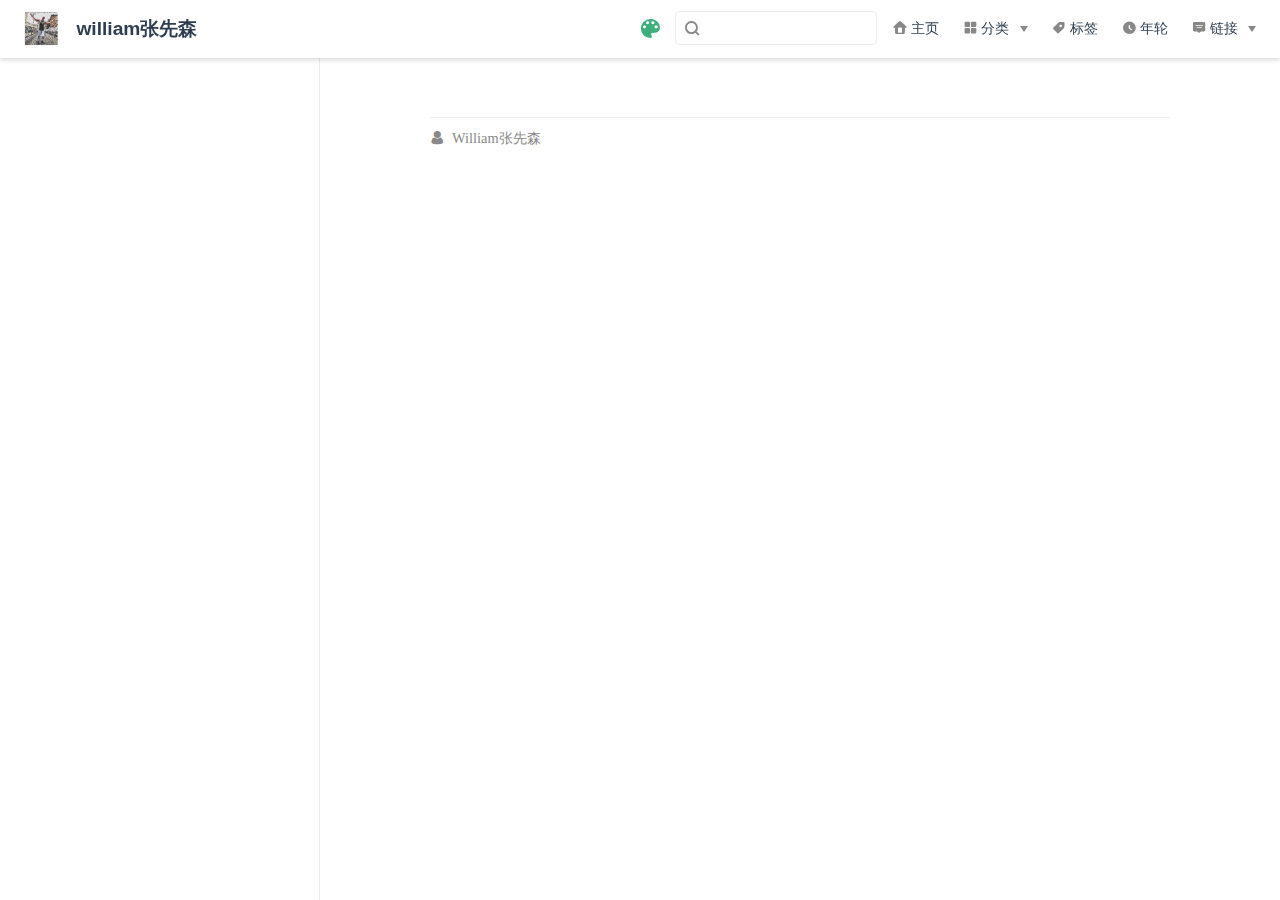
<file: categories/index.html>
<!DOCTYPE html>
<html lang="en-US">
  <head>
    <meta charset="utf-8">
    <meta name="viewport" content="width=device-width,initial-scale=1">
    <title>Categories | william张先森</title>
    <meta name="description" content="凡是过往，皆为序章">
    <link rel="icon" href="/favicon.ico">
  <meta name="viewport" content="width=device-width,initial-scale=1,user-scalable=no">
    
    <link rel="preload" href="/assets/css/0.styles.38064801.css" as="style"><link rel="preload" href="/assets/js/app.45f2eec2.js" as="script"><link rel="preload" href="/assets/js/3.09f38b70.js" as="script"><link rel="preload" href="/assets/js/1.b38afefe.js" as="script"><link rel="prefetch" href="/assets/js/10.e4d17a5e.js"><link rel="prefetch" href="/assets/js/11.9ab81956.js"><link rel="prefetch" href="/assets/js/12.a5626820.js"><link rel="prefetch" href="/assets/js/13.d8551688.js"><link rel="prefetch" href="/assets/js/14.d1b84f15.js"><link rel="prefetch" href="/assets/js/15.6e1be184.js"><link rel="prefetch" href="/assets/js/4.20de6d50.js"><link rel="prefetch" href="/assets/js/5.73113fb7.js"><link rel="prefetch" href="/assets/js/6.df8fb600.js"><link rel="prefetch" href="/assets/js/7.79be7a03.js"><link rel="prefetch" href="/assets/js/8.62386034.js"><link rel="prefetch" href="/assets/js/9.2ff55b15.js">
    <link rel="stylesheet" href="/assets/css/0.styles.38064801.css">
  </head>
  <body>
    <div id="app" data-server-rendered="true"><div><div class="theme-container" data-v-3225a568><div data-v-3225a568><div id="loader-wrapper" class="loading-wrapper" data-v-4b73742e data-v-3225a568 data-v-3225a568><div class="loader-main" data-v-4b73742e><div data-v-4b73742e></div><div data-v-4b73742e></div><div data-v-4b73742e></div><div data-v-4b73742e></div></div> <!----> <!----></div> <div class="password-shadow password-wrapper-out" style="display:none;" data-v-4f1fecb4 data-v-3225a568 data-v-3225a568><h3 class="title" style="display:none;" data-v-4f1fecb4 data-v-4f1fecb4>william张先森</h3> <!----> <label id="box" class="inputBox" style="display:none;" data-v-4f1fecb4 data-v-4f1fecb4><input type="password" value="" data-v-4f1fecb4> <span data-v-4f1fecb4>Konck! Knock!</span> <button data-v-4f1fecb4>OK</button></label> <div class="footer" style="display:none;" data-v-4f1fecb4 data-v-4f1fecb4><span data-v-4f1fecb4><i class="iconfont reco-theme" data-v-4f1fecb4></i> <a target="blank" href="https://vuepress-theme-reco.recoluan.com" data-v-4f1fecb4>vuePress-theme-reco</a></span> <span data-v-4f1fecb4><i class="iconfont reco-copyright" data-v-4f1fecb4></i> <a data-v-4f1fecb4><span data-v-4f1fecb4>William张先森</span>
            
          <span data-v-4f1fecb4>2019 - </span>
          2020
        </a></span></div></div> <div class="hide" data-v-3225a568><header class="navbar" data-v-3225a568><div class="sidebar-button"><svg xmlns="http://www.w3.org/2000/svg" aria-hidden="true" role="img" viewBox="0 0 448 512" class="icon"><path fill="currentColor" d="M436 124H12c-6.627 0-12-5.373-12-12V80c0-6.627 5.373-12 12-12h424c6.627 0 12 5.373 12 12v32c0 6.627-5.373 12-12 12zm0 160H12c-6.627 0-12-5.373-12-12v-32c0-6.627 5.373-12 12-12h424c6.627 0 12 5.373 12 12v32c0 6.627-5.373 12-12 12zm0 160H12c-6.627 0-12-5.373-12-12v-32c0-6.627 5.373-12 12-12h424c6.627 0 12 5.373 12 12v32c0 6.627-5.373 12-12 12z"></path></svg></div> <a href="/" class="home-link router-link-active"><img src="/headimg.jpeg" alt="william张先森" class="logo"> <span class="site-name">william张先森</span></a> <div class="links"><div class="color-picker"><a class="color-button"><i class="iconfont reco-color"></i></a> <div class="color-picker-menu" style="display:none;"><div class="mode-options"><h4 class="title">Choose mode</h4> <ul class="color-mode-options"><li class="dark">dark</li><li class="auto active">auto</li><li class="light">light</li></ul></div></div></div> <div class="search-box"><i class="iconfont reco-search"></i> <input aria-label="Search" autocomplete="off" spellcheck="false" value=""> <!----></div> <nav class="nav-links can-hide"><div class="nav-item"><a href="/" class="nav-link"><i class="iconfont reco-home"></i>
  主页
</a></div><div class="nav-item"><div class="dropdown-wrapper"><a class="dropdown-title"><span class="title"><i class="iconfont reco-category"></i>
      分类
    </span> <span class="arrow right"></span></a> <ul class="nav-dropdown" style="display:none;"><li class="dropdown-item"><!----> <a href="/categories/博主/" class="nav-link"><i class="iconfont undefined"></i>
  博主
</a></li><li class="dropdown-item"><!----> <a href="/categories/技术/" class="nav-link"><i class="iconfont undefined"></i>
  技术
</a></li></ul></div></div><div class="nav-item"><a href="/tag/" class="nav-link"><i class="iconfont reco-tag"></i>
  标签
</a></div><div class="nav-item"><a href="/timeline/" class="nav-link"><i class="iconfont reco-date"></i>
  年轮
</a></div><div class="nav-item"><div class="dropdown-wrapper"><a class="dropdown-title"><span class="title"><i class="iconfont reco-message"></i>
      链接
    </span> <span class="arrow right"></span></a> <ul class="nav-dropdown" style="display:none;"><li class="dropdown-item"><!----> <a href="https://github.com/William-ZXS" target="_blank" rel="noopener noreferrer" class="nav-link external"><i class="iconfont reco-github"></i>
  GitHub
  <svg xmlns="http://www.w3.org/2000/svg" aria-hidden="true" x="0px" y="0px" viewBox="0 0 100 100" width="15" height="15" class="icon outbound"><path fill="currentColor" d="M18.8,85.1h56l0,0c2.2,0,4-1.8,4-4v-32h-8v28h-48v-48h28v-8h-32l0,0c-2.2,0-4,1.8-4,4v56C14.8,83.3,16.6,85.1,18.8,85.1z"></path> <polygon fill="currentColor" points="45.7,48.7 51.3,54.3 77.2,28.5 77.2,37.2 85.2,37.2 85.2,14.9 62.8,14.9 62.8,22.9 71.5,22.9"></polygon></svg></a></li><li class="dropdown-item"><!----> <a href="https://weibo.com/u/3973323264?is_hot=1#_rnd1578482529415" target="_blank" rel="noopener noreferrer" class="nav-link external"><i class="iconfont icon-weibo"></i>
  微博
  <svg xmlns="http://www.w3.org/2000/svg" aria-hidden="true" x="0px" y="0px" viewBox="0 0 100 100" width="15" height="15" class="icon outbound"><path fill="currentColor" d="M18.8,85.1h56l0,0c2.2,0,4-1.8,4-4v-32h-8v28h-48v-48h28v-8h-32l0,0c-2.2,0-4,1.8-4,4v56C14.8,83.3,16.6,85.1,18.8,85.1z"></path> <polygon fill="currentColor" points="45.7,48.7 51.3,54.3 77.2,28.5 77.2,37.2 85.2,37.2 85.2,14.9 62.8,14.9 62.8,22.9 71.5,22.9"></polygon></svg></a></li></ul></div></div> <!----></nav></div></header> <div class="sidebar-mask" data-v-3225a568></div> <aside class="sidebar" data-v-3225a568><div class="personal-info-wrapper" data-v-4181c7d1><img src="/headimg.jpeg" alt="author-avatar" class="personal-img" data-v-4181c7d1> <h3 class="name" data-v-4181c7d1>
    William张先森
  </h3> <div class="num" data-v-4181c7d1><div data-v-4181c7d1><h3 data-v-4181c7d1>3</h3> <h6 data-v-4181c7d1>文章</h6></div> <div data-v-4181c7d1><h3 data-v-4181c7d1>3</h3> <h6 data-v-4181c7d1>标签</h6></div></div> <hr data-v-4181c7d1></div> <nav class="nav-links"><div class="nav-item"><a href="/" class="nav-link"><i class="iconfont reco-home"></i>
  主页
</a></div><div class="nav-item"><div class="dropdown-wrapper"><a class="dropdown-title"><span class="title"><i class="iconfont reco-category"></i>
      分类
    </span> <span class="arrow right"></span></a> <ul class="nav-dropdown" style="display:none;"><li class="dropdown-item"><!----> <a href="/categories/博主/" class="nav-link"><i class="iconfont undefined"></i>
  博主
</a></li><li class="dropdown-item"><!----> <a href="/categories/技术/" class="nav-link"><i class="iconfont undefined"></i>
  技术
</a></li></ul></div></div><div class="nav-item"><a href="/tag/" class="nav-link"><i class="iconfont reco-tag"></i>
  标签
</a></div><div class="nav-item"><a href="/timeline/" class="nav-link"><i class="iconfont reco-date"></i>
  年轮
</a></div><div class="nav-item"><div class="dropdown-wrapper"><a class="dropdown-title"><span class="title"><i class="iconfont reco-message"></i>
      链接
    </span> <span class="arrow right"></span></a> <ul class="nav-dropdown" style="display:none;"><li class="dropdown-item"><!----> <a href="https://github.com/William-ZXS" target="_blank" rel="noopener noreferrer" class="nav-link external"><i class="iconfont reco-github"></i>
  GitHub
  <svg xmlns="http://www.w3.org/2000/svg" aria-hidden="true" x="0px" y="0px" viewBox="0 0 100 100" width="15" height="15" class="icon outbound"><path fill="currentColor" d="M18.8,85.1h56l0,0c2.2,0,4-1.8,4-4v-32h-8v28h-48v-48h28v-8h-32l0,0c-2.2,0-4,1.8-4,4v56C14.8,83.3,16.6,85.1,18.8,85.1z"></path> <polygon fill="currentColor" points="45.7,48.7 51.3,54.3 77.2,28.5 77.2,37.2 85.2,37.2 85.2,14.9 62.8,14.9 62.8,22.9 71.5,22.9"></polygon></svg></a></li><li class="dropdown-item"><!----> <a href="https://weibo.com/u/3973323264?is_hot=1#_rnd1578482529415" target="_blank" rel="noopener noreferrer" class="nav-link external"><i class="iconfont icon-weibo"></i>
  微博
  <svg xmlns="http://www.w3.org/2000/svg" aria-hidden="true" x="0px" y="0px" viewBox="0 0 100 100" width="15" height="15" class="icon outbound"><path fill="currentColor" d="M18.8,85.1h56l0,0c2.2,0,4-1.8,4-4v-32h-8v28h-48v-48h28v-8h-32l0,0c-2.2,0-4,1.8-4,4v56C14.8,83.3,16.6,85.1,18.8,85.1z"></path> <polygon fill="currentColor" points="45.7,48.7 51.3,54.3 77.2,28.5 77.2,37.2 85.2,37.2 85.2,14.9 62.8,14.9 62.8,22.9 71.5,22.9"></polygon></svg></a></li></ul></div></div> <!----></nav>  <ul class="sidebar-links"><li><section class="sidebar-group depth-0"><p class="sidebar-heading open"><span></span> <!----></p> <!----></section></li></ul> </aside> <div class="password-shadow password-wrapper-in" style="display:none;" data-v-4f1fecb4 data-v-3225a568><h3 class="title" style="display:none;" data-v-4f1fecb4 data-v-4f1fecb4>Categories</h3> <!----> <label id="box" class="inputBox" style="display:none;" data-v-4f1fecb4 data-v-4f1fecb4><input type="password" value="" data-v-4f1fecb4> <span data-v-4f1fecb4>Konck! Knock!</span> <button data-v-4f1fecb4>OK</button></label> <div class="footer" style="display:none;" data-v-4f1fecb4 data-v-4f1fecb4><span data-v-4f1fecb4><i class="iconfont reco-theme" data-v-4f1fecb4></i> <a target="blank" href="https://vuepress-theme-reco.recoluan.com" data-v-4f1fecb4>vuePress-theme-reco</a></span> <span data-v-4f1fecb4><i class="iconfont reco-copyright" data-v-4f1fecb4></i> <a data-v-4f1fecb4><span data-v-4f1fecb4>William张先森</span>
            
          <span data-v-4f1fecb4>2019 - </span>
          2020
        </a></span></div></div> <div data-v-3225a568><main class="page"><!----> <div class="page-title" style="display:none;"><h1></h1> <hr> <div data-v-dd8fe46e><i class="iconfont reco-account" data-v-dd8fe46e><span data-v-dd8fe46e>William张先森</span></i> <!----> <!----> <!----></div></div> <!----> <footer class="page-edit" style="display:none;"><!----> <!----></footer> <!----> <!----></main> <!----> <div class="comments-wrapper" data-v-3225a568><!----></div></div></div></div></div></div><div class="global-ui"><div class="back-to-ceiling" style="right:1rem;bottom:6rem;width:2.5rem;height:2.5rem;border-radius:.25rem;line-height:2.5rem;display:none;" data-v-a81d141e data-v-a81d141e><svg t="1574745035067" viewBox="0 0 1024 1024" version="1.1" xmlns="http://www.w3.org/2000/svg" p-id="5404" class="icon" data-v-a81d141e><path d="M526.60727968 10.90185116a27.675 27.675 0 0 0-29.21455937 0c-131.36607665 82.28402758-218.69155461 228.01873535-218.69155402 394.07834331a462.20625001 462.20625001 0 0 0 5.36959153 69.94390903c1.00431239 6.55289093-0.34802892 13.13561351-3.76865779 18.80351572-32.63518765 54.11355614-51.75690182 118.55860487-51.7569018 187.94566865a371.06718723 371.06718723 0 0 0 11.50484808 91.98906777c6.53300375 25.50556257 41.68394495 28.14064038 52.69160883 4.22606766 17.37162448-37.73630017 42.14135425-72.50938081 72.80769204-103.21549295 2.18761121 3.04276886 4.15646224 6.24463696 6.40373557 9.22774369a1871.4375 1871.4375 0 0 0 140.04691725 5.34970492 1866.36093723 1866.36093723 0 0 0 140.04691723-5.34970492c2.24727335-2.98310674 4.21612437-6.18497483 6.3937923-9.2178004 30.66633723 30.70611158 55.4360664 65.4791928 72.80769147 103.21549355 11.00766384 23.91457269 46.15860503 21.27949489 52.69160879-4.22606768a371.15156223 371.15156223 0 0 0 11.514792-91.99901164c0-69.36717486-19.13165746-133.82216804-51.75690182-187.92578088-3.42062944-5.66790279-4.76302748-12.26056868-3.76865837-18.80351632a462.20625001 462.20625001 0 0 0 5.36959269-69.943909c-0.00994388-166.08943902-87.32547796-311.81420293-218.6915546-394.09823051zM605.93803103 357.87693858a93.93749974 93.93749974 0 1 1-187.89594924 6.1e-7 93.93749974 93.93749974 0 0 1 187.89594924-6.1e-7z" p-id="5405" data-v-a81d141e></path><path d="M429.50777625 765.63860547C429.50777625 803.39355007 466.44236686 1000.39046097 512.00932183 1000.39046097c45.56695499 0 82.4922232-197.00623328 82.5015456-234.7518555 0-37.75494459-36.9345906-68.35043303-82.4922232-68.34111062-45.57627738-0.00932239-82.52019037 30.59548842-82.51086798 68.34111062z" p-id="5406" data-v-a81d141e></path></svg></div></div></div>
    <script src="/assets/js/app.45f2eec2.js" defer></script><script src="/assets/js/3.09f38b70.js" defer></script><script src="/assets/js/1.b38afefe.js" defer></script>
  </body>
</html>
</file>
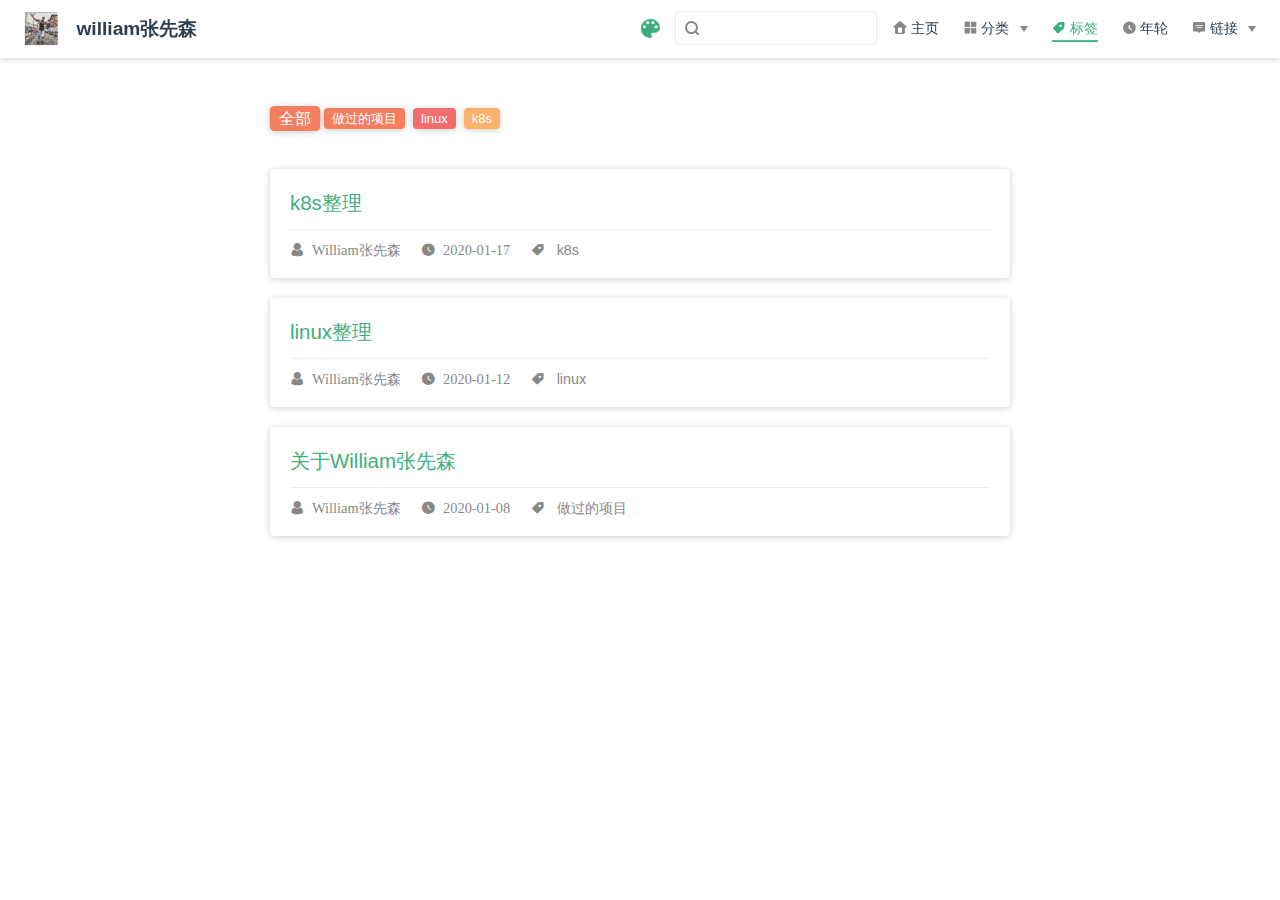
<file: tag/index.html>
<!DOCTYPE html>
<html lang="en-US">
  <head>
    <meta charset="utf-8">
    <meta name="viewport" content="width=device-width,initial-scale=1">
    <title>Tags | william张先森</title>
    <meta name="description" content="凡是过往，皆为序章">
    <link rel="icon" href="/favicon.ico">
  <meta name="viewport" content="width=device-width,initial-scale=1,user-scalable=no">
    
    <link rel="preload" href="/assets/css/0.styles.38064801.css" as="style"><link rel="preload" href="/assets/js/app.45f2eec2.js" as="script"><link rel="preload" href="/assets/js/5.73113fb7.js" as="script"><link rel="preload" href="/assets/js/1.b38afefe.js" as="script"><link rel="prefetch" href="/assets/js/10.e4d17a5e.js"><link rel="prefetch" href="/assets/js/11.9ab81956.js"><link rel="prefetch" href="/assets/js/12.a5626820.js"><link rel="prefetch" href="/assets/js/13.d8551688.js"><link rel="prefetch" href="/assets/js/14.d1b84f15.js"><link rel="prefetch" href="/assets/js/15.6e1be184.js"><link rel="prefetch" href="/assets/js/3.09f38b70.js"><link rel="prefetch" href="/assets/js/4.20de6d50.js"><link rel="prefetch" href="/assets/js/6.df8fb600.js"><link rel="prefetch" href="/assets/js/7.79be7a03.js"><link rel="prefetch" href="/assets/js/8.62386034.js"><link rel="prefetch" href="/assets/js/9.2ff55b15.js">
    <link rel="stylesheet" href="/assets/css/0.styles.38064801.css">
  </head>
  <body>
    <div id="app" data-server-rendered="true"><div class="tags-wrapper" data-v-51467d34><div class="theme-container no-sidebar" data-v-3225a568 data-v-51467d34><div data-v-3225a568><div id="loader-wrapper" class="loading-wrapper" data-v-4b73742e data-v-3225a568 data-v-3225a568><div class="loader-main" data-v-4b73742e><div data-v-4b73742e></div><div data-v-4b73742e></div><div data-v-4b73742e></div><div data-v-4b73742e></div></div> <!----> <!----></div> <div class="password-shadow password-wrapper-out" style="display:none;" data-v-4f1fecb4 data-v-3225a568 data-v-3225a568><h3 class="title" style="display:none;" data-v-4f1fecb4 data-v-4f1fecb4>william张先森</h3> <!----> <label id="box" class="inputBox" style="display:none;" data-v-4f1fecb4 data-v-4f1fecb4><input type="password" value="" data-v-4f1fecb4> <span data-v-4f1fecb4>Konck! Knock!</span> <button data-v-4f1fecb4>OK</button></label> <div class="footer" style="display:none;" data-v-4f1fecb4 data-v-4f1fecb4><span data-v-4f1fecb4><i class="iconfont reco-theme" data-v-4f1fecb4></i> <a target="blank" href="https://vuepress-theme-reco.recoluan.com" data-v-4f1fecb4>vuePress-theme-reco</a></span> <span data-v-4f1fecb4><i class="iconfont reco-copyright" data-v-4f1fecb4></i> <a data-v-4f1fecb4><span data-v-4f1fecb4>William张先森</span>
            
          <span data-v-4f1fecb4>2019 - </span>
          2020
        </a></span></div></div> <div class="hide" data-v-3225a568><header class="navbar" data-v-3225a568><div class="sidebar-button"><svg xmlns="http://www.w3.org/2000/svg" aria-hidden="true" role="img" viewBox="0 0 448 512" class="icon"><path fill="currentColor" d="M436 124H12c-6.627 0-12-5.373-12-12V80c0-6.627 5.373-12 12-12h424c6.627 0 12 5.373 12 12v32c0 6.627-5.373 12-12 12zm0 160H12c-6.627 0-12-5.373-12-12v-32c0-6.627 5.373-12 12-12h424c6.627 0 12 5.373 12 12v32c0 6.627-5.373 12-12 12zm0 160H12c-6.627 0-12-5.373-12-12v-32c0-6.627 5.373-12 12-12h424c6.627 0 12 5.373 12 12v32c0 6.627-5.373 12-12 12z"></path></svg></div> <a href="/" class="home-link router-link-active"><img src="/headimg.jpeg" alt="william张先森" class="logo"> <span class="site-name">william张先森</span></a> <div class="links"><div class="color-picker"><a class="color-button"><i class="iconfont reco-color"></i></a> <div class="color-picker-menu" style="display:none;"><div class="mode-options"><h4 class="title">Choose mode</h4> <ul class="color-mode-options"><li class="dark">dark</li><li class="auto active">auto</li><li class="light">light</li></ul></div></div></div> <div class="search-box"><i class="iconfont reco-search"></i> <input aria-label="Search" autocomplete="off" spellcheck="false" value=""> <!----></div> <nav class="nav-links can-hide"><div class="nav-item"><a href="/" class="nav-link"><i class="iconfont reco-home"></i>
  主页
</a></div><div class="nav-item"><div class="dropdown-wrapper"><a class="dropdown-title"><span class="title"><i class="iconfont reco-category"></i>
      分类
    </span> <span class="arrow right"></span></a> <ul class="nav-dropdown" style="display:none;"><li class="dropdown-item"><!----> <a href="/categories/博主/" class="nav-link"><i class="iconfont undefined"></i>
  博主
</a></li><li class="dropdown-item"><!----> <a href="/categories/技术/" class="nav-link"><i class="iconfont undefined"></i>
  技术
</a></li></ul></div></div><div class="nav-item"><a href="/tag/" class="nav-link router-link-exact-active router-link-active"><i class="iconfont reco-tag"></i>
  标签
</a></div><div class="nav-item"><a href="/timeline/" class="nav-link"><i class="iconfont reco-date"></i>
  年轮
</a></div><div class="nav-item"><div class="dropdown-wrapper"><a class="dropdown-title"><span class="title"><i class="iconfont reco-message"></i>
      链接
    </span> <span class="arrow right"></span></a> <ul class="nav-dropdown" style="display:none;"><li class="dropdown-item"><!----> <a href="https://github.com/William-ZXS" target="_blank" rel="noopener noreferrer" class="nav-link external"><i class="iconfont reco-github"></i>
  GitHub
  <svg xmlns="http://www.w3.org/2000/svg" aria-hidden="true" x="0px" y="0px" viewBox="0 0 100 100" width="15" height="15" class="icon outbound"><path fill="currentColor" d="M18.8,85.1h56l0,0c2.2,0,4-1.8,4-4v-32h-8v28h-48v-48h28v-8h-32l0,0c-2.2,0-4,1.8-4,4v56C14.8,83.3,16.6,85.1,18.8,85.1z"></path> <polygon fill="currentColor" points="45.7,48.7 51.3,54.3 77.2,28.5 77.2,37.2 85.2,37.2 85.2,14.9 62.8,14.9 62.8,22.9 71.5,22.9"></polygon></svg></a></li><li class="dropdown-item"><!----> <a href="https://weibo.com/u/3973323264?is_hot=1#_rnd1578482529415" target="_blank" rel="noopener noreferrer" class="nav-link external"><i class="iconfont icon-weibo"></i>
  微博
  <svg xmlns="http://www.w3.org/2000/svg" aria-hidden="true" x="0px" y="0px" viewBox="0 0 100 100" width="15" height="15" class="icon outbound"><path fill="currentColor" d="M18.8,85.1h56l0,0c2.2,0,4-1.8,4-4v-32h-8v28h-48v-48h28v-8h-32l0,0c-2.2,0-4,1.8-4,4v56C14.8,83.3,16.6,85.1,18.8,85.1z"></path> <polygon fill="currentColor" points="45.7,48.7 51.3,54.3 77.2,28.5 77.2,37.2 85.2,37.2 85.2,14.9 62.8,14.9 62.8,22.9 71.5,22.9"></polygon></svg></a></li></ul></div></div> <!----></nav></div></header> <div class="sidebar-mask" data-v-3225a568></div> <aside class="sidebar" data-v-3225a568><div class="personal-info-wrapper" data-v-4181c7d1><img src="/headimg.jpeg" alt="author-avatar" class="personal-img" data-v-4181c7d1> <h3 class="name" data-v-4181c7d1>
    William张先森
  </h3> <div class="num" data-v-4181c7d1><div data-v-4181c7d1><h3 data-v-4181c7d1>3</h3> <h6 data-v-4181c7d1>文章</h6></div> <div data-v-4181c7d1><h3 data-v-4181c7d1>3</h3> <h6 data-v-4181c7d1>标签</h6></div></div> <hr data-v-4181c7d1></div> <nav class="nav-links"><div class="nav-item"><a href="/" class="nav-link"><i class="iconfont reco-home"></i>
  主页
</a></div><div class="nav-item"><div class="dropdown-wrapper"><a class="dropdown-title"><span class="title"><i class="iconfont reco-category"></i>
      分类
    </span> <span class="arrow right"></span></a> <ul class="nav-dropdown" style="display:none;"><li class="dropdown-item"><!----> <a href="/categories/博主/" class="nav-link"><i class="iconfont undefined"></i>
  博主
</a></li><li class="dropdown-item"><!----> <a href="/categories/技术/" class="nav-link"><i class="iconfont undefined"></i>
  技术
</a></li></ul></div></div><div class="nav-item"><a href="/tag/" class="nav-link router-link-exact-active router-link-active"><i class="iconfont reco-tag"></i>
  标签
</a></div><div class="nav-item"><a href="/timeline/" class="nav-link"><i class="iconfont reco-date"></i>
  年轮
</a></div><div class="nav-item"><div class="dropdown-wrapper"><a class="dropdown-title"><span class="title"><i class="iconfont reco-message"></i>
      链接
    </span> <span class="arrow right"></span></a> <ul class="nav-dropdown" style="display:none;"><li class="dropdown-item"><!----> <a href="https://github.com/William-ZXS" target="_blank" rel="noopener noreferrer" class="nav-link external"><i class="iconfont reco-github"></i>
  GitHub
  <svg xmlns="http://www.w3.org/2000/svg" aria-hidden="true" x="0px" y="0px" viewBox="0 0 100 100" width="15" height="15" class="icon outbound"><path fill="currentColor" d="M18.8,85.1h56l0,0c2.2,0,4-1.8,4-4v-32h-8v28h-48v-48h28v-8h-32l0,0c-2.2,0-4,1.8-4,4v56C14.8,83.3,16.6,85.1,18.8,85.1z"></path> <polygon fill="currentColor" points="45.7,48.7 51.3,54.3 77.2,28.5 77.2,37.2 85.2,37.2 85.2,14.9 62.8,14.9 62.8,22.9 71.5,22.9"></polygon></svg></a></li><li class="dropdown-item"><!----> <a href="https://weibo.com/u/3973323264?is_hot=1#_rnd1578482529415" target="_blank" rel="noopener noreferrer" class="nav-link external"><i class="iconfont icon-weibo"></i>
  微博
  <svg xmlns="http://www.w3.org/2000/svg" aria-hidden="true" x="0px" y="0px" viewBox="0 0 100 100" width="15" height="15" class="icon outbound"><path fill="currentColor" d="M18.8,85.1h56l0,0c2.2,0,4-1.8,4-4v-32h-8v28h-48v-48h28v-8h-32l0,0c-2.2,0-4,1.8-4,4v56C14.8,83.3,16.6,85.1,18.8,85.1z"></path> <polygon fill="currentColor" points="45.7,48.7 51.3,54.3 77.2,28.5 77.2,37.2 85.2,37.2 85.2,14.9 62.8,14.9 62.8,22.9 71.5,22.9"></polygon></svg></a></li></ul></div></div> <!----></nav>  <ul class="sidebar-links"><li><section class="sidebar-group depth-0"><p class="sidebar-heading open"><span></span> <!----></p> <!----></section></li></ul> </aside> <div class="password-shadow password-wrapper-in" style="display:none;" data-v-4f1fecb4 data-v-3225a568><h3 class="title" style="display:none;" data-v-4f1fecb4 data-v-4f1fecb4>Tags</h3> <!----> <label id="box" class="inputBox" style="display:none;" data-v-4f1fecb4 data-v-4f1fecb4><input type="password" value="" data-v-4f1fecb4> <span data-v-4f1fecb4>Konck! Knock!</span> <button data-v-4f1fecb4>OK</button></label> <div class="footer" style="display:none;" data-v-4f1fecb4 data-v-4f1fecb4><span data-v-4f1fecb4><i class="iconfont reco-theme" data-v-4f1fecb4></i> <a target="blank" href="https://vuepress-theme-reco.recoluan.com" data-v-4f1fecb4>vuePress-theme-reco</a></span> <span data-v-4f1fecb4><i class="iconfont reco-copyright" data-v-4f1fecb4></i> <a data-v-4f1fecb4><span data-v-4f1fecb4>William张先森</span>
            
          <span data-v-4f1fecb4>2019 - </span>
          2020
        </a></span></div></div> <div data-v-3225a568><div class="tags" style="display:none;" data-v-088ea15f data-v-51467d34 data-v-51467d34><span class="active" style="background-color:#f47e60;" data-v-088ea15f>全部</span><span style="background-color:#f47e60;" data-v-088ea15f>做过的项目</span><span style="background-color:#abbd81;" data-v-088ea15f>linux</span><span style="background-color:#f47e60;" data-v-088ea15f>k8s</span></div> <div class="abstract-wrapper list" style="display:none;" data-v-4d3da31a data-v-51467d34 data-v-51467d34><div class="abstract-item" data-v-556ebe5e data-v-4d3da31a><!----> <div class="title" data-v-556ebe5e><!----> <a href="/views/category-skill/2020/k8s.html" data-v-556ebe5e>k8s整理</a></div> <div class="abstract" data-v-556ebe5e></div> <hr class="hr" data-v-556ebe5e> <div data-v-dd8fe46e data-v-556ebe5e><i class="iconfont reco-account" data-v-dd8fe46e><span data-v-dd8fe46e>William张先森</span></i> <i class="iconfont reco-date" data-v-dd8fe46e><span data-v-dd8fe46e>2020-01-17</span></i> <!----> <i class="iconfont reco-tag tags" data-v-dd8fe46e><span class="tag-item" data-v-dd8fe46e>
      k8s
    </span></i></div></div><div class="abstract-item" data-v-556ebe5e data-v-4d3da31a><!----> <div class="title" data-v-556ebe5e><!----> <a href="/views/category-skill/2020/011201.html" data-v-556ebe5e>linux整理</a></div> <div class="abstract" data-v-556ebe5e></div> <hr class="hr" data-v-556ebe5e> <div data-v-dd8fe46e data-v-556ebe5e><i class="iconfont reco-account" data-v-dd8fe46e><span data-v-dd8fe46e>William张先森</span></i> <i class="iconfont reco-date" data-v-dd8fe46e><span data-v-dd8fe46e>2020-01-12</span></i> <!----> <i class="iconfont reco-tag tags" data-v-dd8fe46e><span class="tag-item" data-v-dd8fe46e>
      linux
    </span></i></div></div><div class="abstract-item" data-v-556ebe5e data-v-4d3da31a><!----> <div class="title" data-v-556ebe5e><!----> <a href="/views/category-myself/2020/010801.html" data-v-556ebe5e>关于William张先森</a></div> <div class="abstract" data-v-556ebe5e></div> <hr class="hr" data-v-556ebe5e> <div data-v-dd8fe46e data-v-556ebe5e><i class="iconfont reco-account" data-v-dd8fe46e><span data-v-dd8fe46e>William张先森</span></i> <i class="iconfont reco-date" data-v-dd8fe46e><span data-v-dd8fe46e>2020-01-08</span></i> <!----> <i class="iconfont reco-tag tags" data-v-dd8fe46e><span class="tag-item" data-v-dd8fe46e>
      做过的项目
    </span></i></div></div></div> <div class="pagation pagation" style="display:none;" data-v-303bd5dc data-v-51467d34 data-v-51467d34><div class="pagation-list" data-v-303bd5dc><span unselectable="on" class="jump" style="display:none;" data-v-303bd5dc>Prev</span> <span class="jump" style="display:none;" data-v-303bd5dc>1</span> <span class="ellipsis" style="display:none;" data-v-303bd5dc>...</span> <span class="jump bgprimary" data-v-303bd5dc>1</span> <span class="ellipsis" style="display:none;" data-v-303bd5dc>...</span> <span class="jump" style="display:none;" data-v-303bd5dc>1</span> <span class="jump" style="display:none;" data-v-303bd5dc>Next</span> <span class="jumppoint" data-v-303bd5dc>跳转到：</span> <span class="jumpinp" data-v-303bd5dc><input type="text" value="" data-v-303bd5dc></span> <span class="jump gobtn" data-v-303bd5dc>GO</span></div></div> <div class="comments-wrapper" style="display:none;" data-v-3225a568><!----></div></div></div></div></div></div><div class="global-ui"><div class="back-to-ceiling" style="right:1rem;bottom:6rem;width:2.5rem;height:2.5rem;border-radius:.25rem;line-height:2.5rem;display:none;" data-v-a81d141e data-v-a81d141e><svg t="1574745035067" viewBox="0 0 1024 1024" version="1.1" xmlns="http://www.w3.org/2000/svg" p-id="5404" class="icon" data-v-a81d141e><path d="M526.60727968 10.90185116a27.675 27.675 0 0 0-29.21455937 0c-131.36607665 82.28402758-218.69155461 228.01873535-218.69155402 394.07834331a462.20625001 462.20625001 0 0 0 5.36959153 69.94390903c1.00431239 6.55289093-0.34802892 13.13561351-3.76865779 18.80351572-32.63518765 54.11355614-51.75690182 118.55860487-51.7569018 187.94566865a371.06718723 371.06718723 0 0 0 11.50484808 91.98906777c6.53300375 25.50556257 41.68394495 28.14064038 52.69160883 4.22606766 17.37162448-37.73630017 42.14135425-72.50938081 72.80769204-103.21549295 2.18761121 3.04276886 4.15646224 6.24463696 6.40373557 9.22774369a1871.4375 1871.4375 0 0 0 140.04691725 5.34970492 1866.36093723 1866.36093723 0 0 0 140.04691723-5.34970492c2.24727335-2.98310674 4.21612437-6.18497483 6.3937923-9.2178004 30.66633723 30.70611158 55.4360664 65.4791928 72.80769147 103.21549355 11.00766384 23.91457269 46.15860503 21.27949489 52.69160879-4.22606768a371.15156223 371.15156223 0 0 0 11.514792-91.99901164c0-69.36717486-19.13165746-133.82216804-51.75690182-187.92578088-3.42062944-5.66790279-4.76302748-12.26056868-3.76865837-18.80351632a462.20625001 462.20625001 0 0 0 5.36959269-69.943909c-0.00994388-166.08943902-87.32547796-311.81420293-218.6915546-394.09823051zM605.93803103 357.87693858a93.93749974 93.93749974 0 1 1-187.89594924 6.1e-7 93.93749974 93.93749974 0 0 1 187.89594924-6.1e-7z" p-id="5405" data-v-a81d141e></path><path d="M429.50777625 765.63860547C429.50777625 803.39355007 466.44236686 1000.39046097 512.00932183 1000.39046097c45.56695499 0 82.4922232-197.00623328 82.5015456-234.7518555 0-37.75494459-36.9345906-68.35043303-82.4922232-68.34111062-45.57627738-0.00932239-82.52019037 30.59548842-82.51086798 68.34111062z" p-id="5406" data-v-a81d141e></path></svg></div></div></div>
    <script src="/assets/js/app.45f2eec2.js" defer></script><script src="/assets/js/5.73113fb7.js" defer></script><script src="/assets/js/1.b38afefe.js" defer></script>
  </body>
</html>
</file>
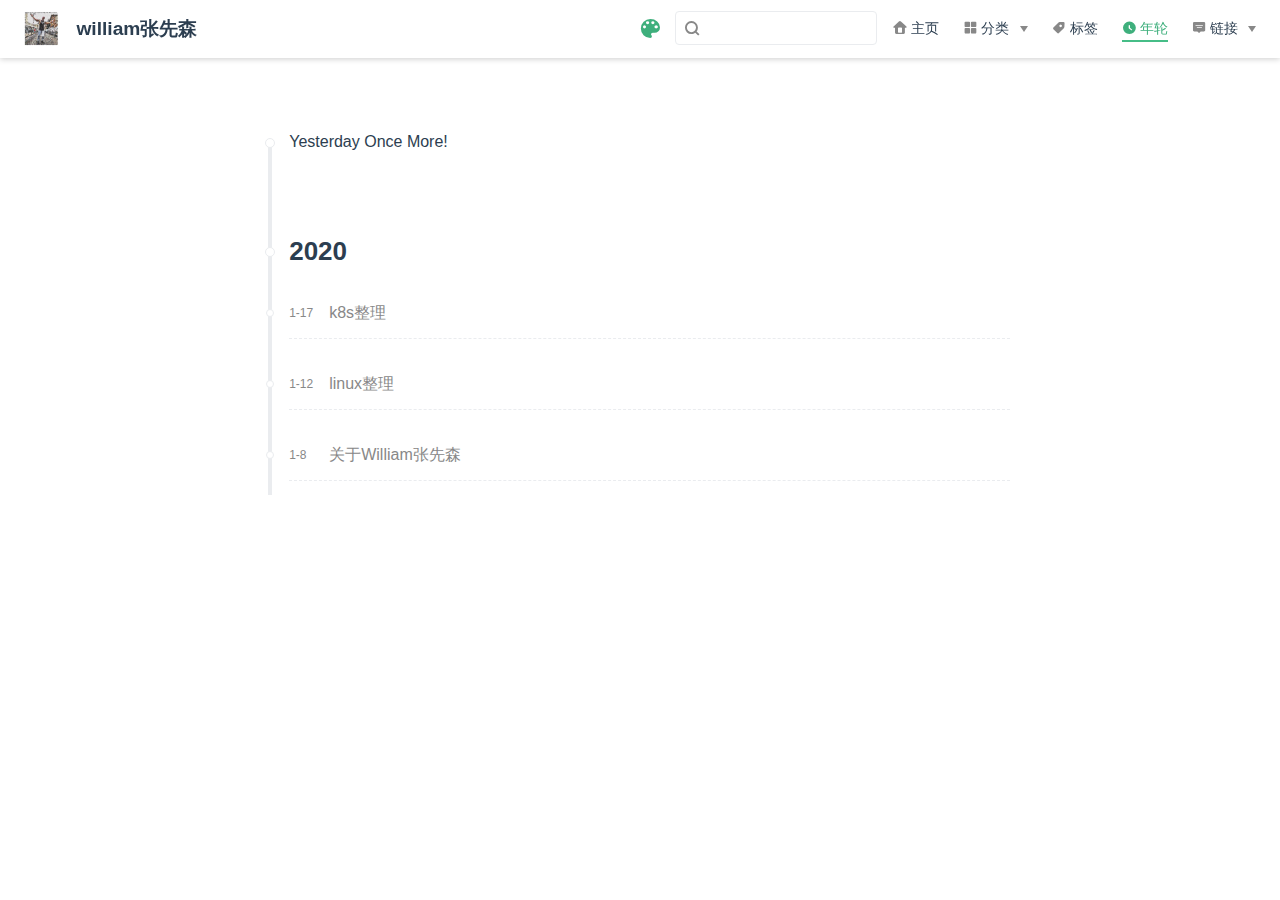
<file: timeline/index.html>
<!DOCTYPE html>
<html lang="en-US">
  <head>
    <meta charset="utf-8">
    <meta name="viewport" content="width=device-width,initial-scale=1">
    <title>Timeline | william张先森</title>
    <meta name="description" content="凡是过往，皆为序章">
    <link rel="icon" href="/favicon.ico">
  <meta name="viewport" content="width=device-width,initial-scale=1,user-scalable=no">
    
    <link rel="preload" href="/assets/css/0.styles.38064801.css" as="style"><link rel="preload" href="/assets/js/app.45f2eec2.js" as="script"><link rel="preload" href="/assets/js/8.62386034.js" as="script"><link rel="preload" href="/assets/js/1.b38afefe.js" as="script"><link rel="prefetch" href="/assets/js/10.e4d17a5e.js"><link rel="prefetch" href="/assets/js/11.9ab81956.js"><link rel="prefetch" href="/assets/js/12.a5626820.js"><link rel="prefetch" href="/assets/js/13.d8551688.js"><link rel="prefetch" href="/assets/js/14.d1b84f15.js"><link rel="prefetch" href="/assets/js/15.6e1be184.js"><link rel="prefetch" href="/assets/js/3.09f38b70.js"><link rel="prefetch" href="/assets/js/4.20de6d50.js"><link rel="prefetch" href="/assets/js/5.73113fb7.js"><link rel="prefetch" href="/assets/js/6.df8fb600.js"><link rel="prefetch" href="/assets/js/7.79be7a03.js"><link rel="prefetch" href="/assets/js/9.2ff55b15.js">
    <link rel="stylesheet" href="/assets/css/0.styles.38064801.css">
  </head>
  <body>
    <div id="app" data-server-rendered="true"><div data-v-157118f8><div class="theme-container no-sidebar" data-v-3225a568 data-v-157118f8><div data-v-3225a568><div id="loader-wrapper" class="loading-wrapper" data-v-4b73742e data-v-3225a568 data-v-3225a568><div class="loader-main" data-v-4b73742e><div data-v-4b73742e></div><div data-v-4b73742e></div><div data-v-4b73742e></div><div data-v-4b73742e></div></div> <!----> <!----></div> <div class="password-shadow password-wrapper-out" style="display:none;" data-v-4f1fecb4 data-v-3225a568 data-v-3225a568><h3 class="title" style="display:none;" data-v-4f1fecb4 data-v-4f1fecb4>william张先森</h3> <!----> <label id="box" class="inputBox" style="display:none;" data-v-4f1fecb4 data-v-4f1fecb4><input type="password" value="" data-v-4f1fecb4> <span data-v-4f1fecb4>Konck! Knock!</span> <button data-v-4f1fecb4>OK</button></label> <div class="footer" style="display:none;" data-v-4f1fecb4 data-v-4f1fecb4><span data-v-4f1fecb4><i class="iconfont reco-theme" data-v-4f1fecb4></i> <a target="blank" href="https://vuepress-theme-reco.recoluan.com" data-v-4f1fecb4>vuePress-theme-reco</a></span> <span data-v-4f1fecb4><i class="iconfont reco-copyright" data-v-4f1fecb4></i> <a data-v-4f1fecb4><span data-v-4f1fecb4>William张先森</span>
            
          <span data-v-4f1fecb4>2019 - </span>
          2020
        </a></span></div></div> <div class="hide" data-v-3225a568><header class="navbar" data-v-3225a568><div class="sidebar-button"><svg xmlns="http://www.w3.org/2000/svg" aria-hidden="true" role="img" viewBox="0 0 448 512" class="icon"><path fill="currentColor" d="M436 124H12c-6.627 0-12-5.373-12-12V80c0-6.627 5.373-12 12-12h424c6.627 0 12 5.373 12 12v32c0 6.627-5.373 12-12 12zm0 160H12c-6.627 0-12-5.373-12-12v-32c0-6.627 5.373-12 12-12h424c6.627 0 12 5.373 12 12v32c0 6.627-5.373 12-12 12zm0 160H12c-6.627 0-12-5.373-12-12v-32c0-6.627 5.373-12 12-12h424c6.627 0 12 5.373 12 12v32c0 6.627-5.373 12-12 12z"></path></svg></div> <a href="/" class="home-link router-link-active"><img src="/headimg.jpeg" alt="william张先森" class="logo"> <span class="site-name">william张先森</span></a> <div class="links"><div class="color-picker"><a class="color-button"><i class="iconfont reco-color"></i></a> <div class="color-picker-menu" style="display:none;"><div class="mode-options"><h4 class="title">Choose mode</h4> <ul class="color-mode-options"><li class="dark">dark</li><li class="auto active">auto</li><li class="light">light</li></ul></div></div></div> <div class="search-box"><i class="iconfont reco-search"></i> <input aria-label="Search" autocomplete="off" spellcheck="false" value=""> <!----></div> <nav class="nav-links can-hide"><div class="nav-item"><a href="/" class="nav-link"><i class="iconfont reco-home"></i>
  主页
</a></div><div class="nav-item"><div class="dropdown-wrapper"><a class="dropdown-title"><span class="title"><i class="iconfont reco-category"></i>
      分类
    </span> <span class="arrow right"></span></a> <ul class="nav-dropdown" style="display:none;"><li class="dropdown-item"><!----> <a href="/categories/博主/" class="nav-link"><i class="iconfont undefined"></i>
  博主
</a></li><li class="dropdown-item"><!----> <a href="/categories/技术/" class="nav-link"><i class="iconfont undefined"></i>
  技术
</a></li></ul></div></div><div class="nav-item"><a href="/tag/" class="nav-link"><i class="iconfont reco-tag"></i>
  标签
</a></div><div class="nav-item"><a href="/timeline/" class="nav-link router-link-exact-active router-link-active"><i class="iconfont reco-date"></i>
  年轮
</a></div><div class="nav-item"><div class="dropdown-wrapper"><a class="dropdown-title"><span class="title"><i class="iconfont reco-message"></i>
      链接
    </span> <span class="arrow right"></span></a> <ul class="nav-dropdown" style="display:none;"><li class="dropdown-item"><!----> <a href="https://github.com/William-ZXS" target="_blank" rel="noopener noreferrer" class="nav-link external"><i class="iconfont reco-github"></i>
  GitHub
  <svg xmlns="http://www.w3.org/2000/svg" aria-hidden="true" x="0px" y="0px" viewBox="0 0 100 100" width="15" height="15" class="icon outbound"><path fill="currentColor" d="M18.8,85.1h56l0,0c2.2,0,4-1.8,4-4v-32h-8v28h-48v-48h28v-8h-32l0,0c-2.2,0-4,1.8-4,4v56C14.8,83.3,16.6,85.1,18.8,85.1z"></path> <polygon fill="currentColor" points="45.7,48.7 51.3,54.3 77.2,28.5 77.2,37.2 85.2,37.2 85.2,14.9 62.8,14.9 62.8,22.9 71.5,22.9"></polygon></svg></a></li><li class="dropdown-item"><!----> <a href="https://weibo.com/u/3973323264?is_hot=1#_rnd1578482529415" target="_blank" rel="noopener noreferrer" class="nav-link external"><i class="iconfont icon-weibo"></i>
  微博
  <svg xmlns="http://www.w3.org/2000/svg" aria-hidden="true" x="0px" y="0px" viewBox="0 0 100 100" width="15" height="15" class="icon outbound"><path fill="currentColor" d="M18.8,85.1h56l0,0c2.2,0,4-1.8,4-4v-32h-8v28h-48v-48h28v-8h-32l0,0c-2.2,0-4,1.8-4,4v56C14.8,83.3,16.6,85.1,18.8,85.1z"></path> <polygon fill="currentColor" points="45.7,48.7 51.3,54.3 77.2,28.5 77.2,37.2 85.2,37.2 85.2,14.9 62.8,14.9 62.8,22.9 71.5,22.9"></polygon></svg></a></li></ul></div></div> <!----></nav></div></header> <div class="sidebar-mask" data-v-3225a568></div> <aside class="sidebar" data-v-3225a568><div class="personal-info-wrapper" data-v-4181c7d1><img src="/headimg.jpeg" alt="author-avatar" class="personal-img" data-v-4181c7d1> <h3 class="name" data-v-4181c7d1>
    William张先森
  </h3> <div class="num" data-v-4181c7d1><div data-v-4181c7d1><h3 data-v-4181c7d1>3</h3> <h6 data-v-4181c7d1>文章</h6></div> <div data-v-4181c7d1><h3 data-v-4181c7d1>3</h3> <h6 data-v-4181c7d1>标签</h6></div></div> <hr data-v-4181c7d1></div> <nav class="nav-links"><div class="nav-item"><a href="/" class="nav-link"><i class="iconfont reco-home"></i>
  主页
</a></div><div class="nav-item"><div class="dropdown-wrapper"><a class="dropdown-title"><span class="title"><i class="iconfont reco-category"></i>
      分类
    </span> <span class="arrow right"></span></a> <ul class="nav-dropdown" style="display:none;"><li class="dropdown-item"><!----> <a href="/categories/博主/" class="nav-link"><i class="iconfont undefined"></i>
  博主
</a></li><li class="dropdown-item"><!----> <a href="/categories/技术/" class="nav-link"><i class="iconfont undefined"></i>
  技术
</a></li></ul></div></div><div class="nav-item"><a href="/tag/" class="nav-link"><i class="iconfont reco-tag"></i>
  标签
</a></div><div class="nav-item"><a href="/timeline/" class="nav-link router-link-exact-active router-link-active"><i class="iconfont reco-date"></i>
  年轮
</a></div><div class="nav-item"><div class="dropdown-wrapper"><a class="dropdown-title"><span class="title"><i class="iconfont reco-message"></i>
      链接
    </span> <span class="arrow right"></span></a> <ul class="nav-dropdown" style="display:none;"><li class="dropdown-item"><!----> <a href="https://github.com/William-ZXS" target="_blank" rel="noopener noreferrer" class="nav-link external"><i class="iconfont reco-github"></i>
  GitHub
  <svg xmlns="http://www.w3.org/2000/svg" aria-hidden="true" x="0px" y="0px" viewBox="0 0 100 100" width="15" height="15" class="icon outbound"><path fill="currentColor" d="M18.8,85.1h56l0,0c2.2,0,4-1.8,4-4v-32h-8v28h-48v-48h28v-8h-32l0,0c-2.2,0-4,1.8-4,4v56C14.8,83.3,16.6,85.1,18.8,85.1z"></path> <polygon fill="currentColor" points="45.7,48.7 51.3,54.3 77.2,28.5 77.2,37.2 85.2,37.2 85.2,14.9 62.8,14.9 62.8,22.9 71.5,22.9"></polygon></svg></a></li><li class="dropdown-item"><!----> <a href="https://weibo.com/u/3973323264?is_hot=1#_rnd1578482529415" target="_blank" rel="noopener noreferrer" class="nav-link external"><i class="iconfont icon-weibo"></i>
  微博
  <svg xmlns="http://www.w3.org/2000/svg" aria-hidden="true" x="0px" y="0px" viewBox="0 0 100 100" width="15" height="15" class="icon outbound"><path fill="currentColor" d="M18.8,85.1h56l0,0c2.2,0,4-1.8,4-4v-32h-8v28h-48v-48h28v-8h-32l0,0c-2.2,0-4,1.8-4,4v56C14.8,83.3,16.6,85.1,18.8,85.1z"></path> <polygon fill="currentColor" points="45.7,48.7 51.3,54.3 77.2,28.5 77.2,37.2 85.2,37.2 85.2,14.9 62.8,14.9 62.8,22.9 71.5,22.9"></polygon></svg></a></li></ul></div></div> <!----></nav>  <ul class="sidebar-links"><li><section class="sidebar-group depth-0"><p class="sidebar-heading open"><span></span> <!----></p> <!----></section></li></ul> </aside> <div class="password-shadow password-wrapper-in" style="display:none;" data-v-4f1fecb4 data-v-3225a568><h3 class="title" style="display:none;" data-v-4f1fecb4 data-v-4f1fecb4>Timeline</h3> <!----> <label id="box" class="inputBox" style="display:none;" data-v-4f1fecb4 data-v-4f1fecb4><input type="password" value="" data-v-4f1fecb4> <span data-v-4f1fecb4>Konck! Knock!</span> <button data-v-4f1fecb4>OK</button></label> <div class="footer" style="display:none;" data-v-4f1fecb4 data-v-4f1fecb4><span data-v-4f1fecb4><i class="iconfont reco-theme" data-v-4f1fecb4></i> <a target="blank" href="https://vuepress-theme-reco.recoluan.com" data-v-4f1fecb4>vuePress-theme-reco</a></span> <span data-v-4f1fecb4><i class="iconfont reco-copyright" data-v-4f1fecb4></i> <a data-v-4f1fecb4><span data-v-4f1fecb4>William张先森</span>
            
          <span data-v-4f1fecb4>2019 - </span>
          2020
        </a></span></div></div> <div data-v-3225a568><ul class="timeline-wrapper" data-v-3225a568 data-v-157118f8><li class="desc" style="display:none;" data-v-157118f8 data-v-157118f8>Yesterday Once More!</li> <li style="display:none;" data-v-157118f8 data-v-157118f8><h3 class="year" data-v-157118f8>2020</h3> <ul class="year-wrapper" data-v-157118f8><li data-v-157118f8><span class="date" data-v-157118f8>1-17</span> <span class="title" data-v-157118f8>k8s整理</span></li><li data-v-157118f8><span class="date" data-v-157118f8>1-12</span> <span class="title" data-v-157118f8>linux整理</span></li><li data-v-157118f8><span class="date" data-v-157118f8>1-8</span> <span class="title" data-v-157118f8>关于William张先森</span></li></ul></li></ul> <div class="comments-wrapper" style="display:none;" data-v-3225a568><!----></div></div></div></div></div></div><div class="global-ui"><div class="back-to-ceiling" style="right:1rem;bottom:6rem;width:2.5rem;height:2.5rem;border-radius:.25rem;line-height:2.5rem;display:none;" data-v-a81d141e data-v-a81d141e><svg t="1574745035067" viewBox="0 0 1024 1024" version="1.1" xmlns="http://www.w3.org/2000/svg" p-id="5404" class="icon" data-v-a81d141e><path d="M526.60727968 10.90185116a27.675 27.675 0 0 0-29.21455937 0c-131.36607665 82.28402758-218.69155461 228.01873535-218.69155402 394.07834331a462.20625001 462.20625001 0 0 0 5.36959153 69.94390903c1.00431239 6.55289093-0.34802892 13.13561351-3.76865779 18.80351572-32.63518765 54.11355614-51.75690182 118.55860487-51.7569018 187.94566865a371.06718723 371.06718723 0 0 0 11.50484808 91.98906777c6.53300375 25.50556257 41.68394495 28.14064038 52.69160883 4.22606766 17.37162448-37.73630017 42.14135425-72.50938081 72.80769204-103.21549295 2.18761121 3.04276886 4.15646224 6.24463696 6.40373557 9.22774369a1871.4375 1871.4375 0 0 0 140.04691725 5.34970492 1866.36093723 1866.36093723 0 0 0 140.04691723-5.34970492c2.24727335-2.98310674 4.21612437-6.18497483 6.3937923-9.2178004 30.66633723 30.70611158 55.4360664 65.4791928 72.80769147 103.21549355 11.00766384 23.91457269 46.15860503 21.27949489 52.69160879-4.22606768a371.15156223 371.15156223 0 0 0 11.514792-91.99901164c0-69.36717486-19.13165746-133.82216804-51.75690182-187.92578088-3.42062944-5.66790279-4.76302748-12.26056868-3.76865837-18.80351632a462.20625001 462.20625001 0 0 0 5.36959269-69.943909c-0.00994388-166.08943902-87.32547796-311.81420293-218.6915546-394.09823051zM605.93803103 357.87693858a93.93749974 93.93749974 0 1 1-187.89594924 6.1e-7 93.93749974 93.93749974 0 0 1 187.89594924-6.1e-7z" p-id="5405" data-v-a81d141e></path><path d="M429.50777625 765.63860547C429.50777625 803.39355007 466.44236686 1000.39046097 512.00932183 1000.39046097c45.56695499 0 82.4922232-197.00623328 82.5015456-234.7518555 0-37.75494459-36.9345906-68.35043303-82.4922232-68.34111062-45.57627738-0.00932239-82.52019037 30.59548842-82.51086798 68.34111062z" p-id="5406" data-v-a81d141e></path></svg></div></div></div>
    <script src="/assets/js/app.45f2eec2.js" defer></script><script src="/assets/js/8.62386034.js" defer></script><script src="/assets/js/1.b38afefe.js" defer></script>
  </body>
</html>
</file>
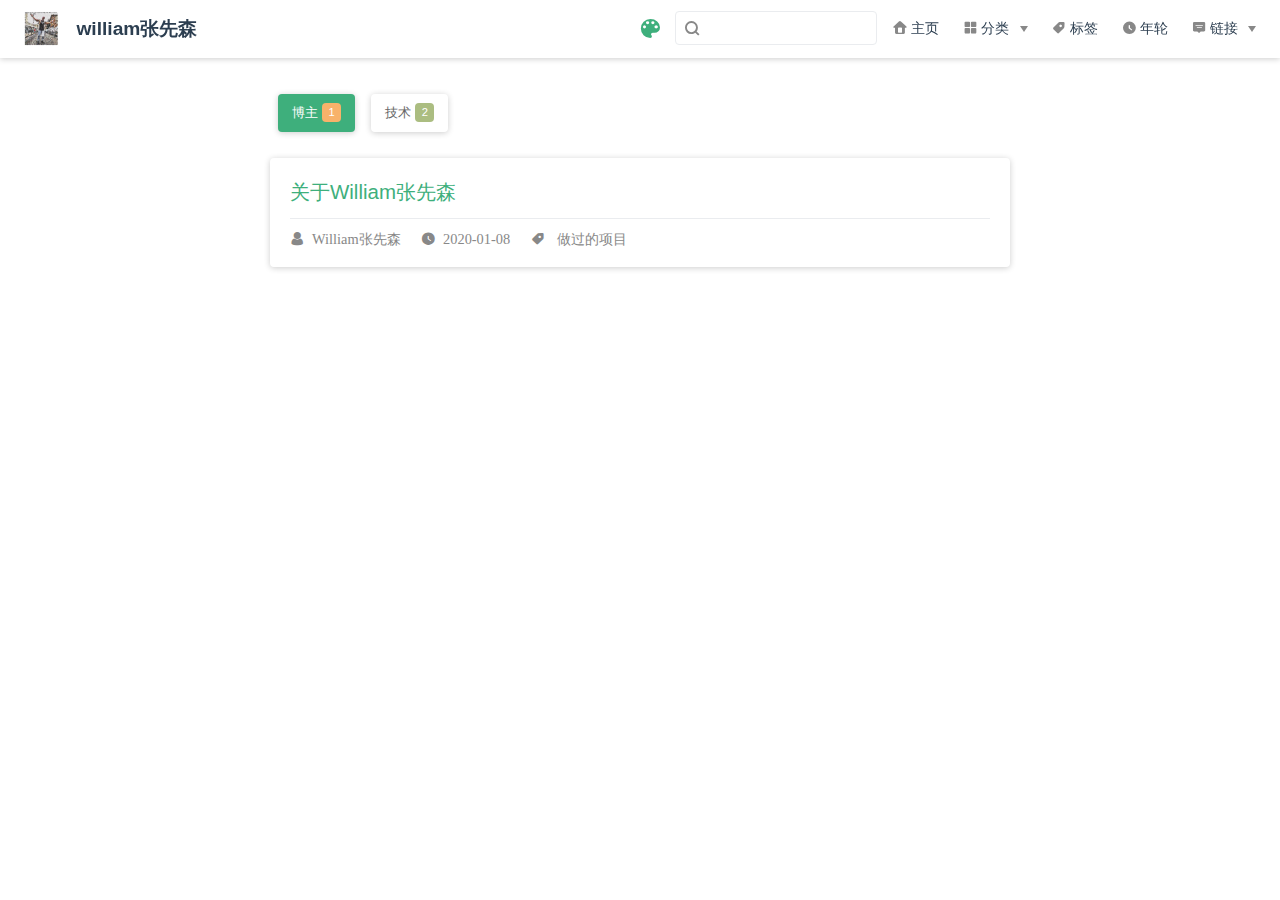
<file: categories/博主/index.html>
<!DOCTYPE html>
<html lang="en-US">
  <head>
    <meta charset="utf-8">
    <meta name="viewport" content="width=device-width,initial-scale=1">
    <title>博主 categories | william张先森</title>
    <meta name="description" content="凡是过往，皆为序章">
    <link rel="icon" href="/favicon.ico">
  <meta name="viewport" content="width=device-width,initial-scale=1,user-scalable=no">
    
    <link rel="preload" href="/assets/css/0.styles.38064801.css" as="style"><link rel="preload" href="/assets/js/app.45f2eec2.js" as="script"><link rel="preload" href="/assets/js/6.df8fb600.js" as="script"><link rel="preload" href="/assets/js/1.b38afefe.js" as="script"><link rel="prefetch" href="/assets/js/10.e4d17a5e.js"><link rel="prefetch" href="/assets/js/11.9ab81956.js"><link rel="prefetch" href="/assets/js/12.a5626820.js"><link rel="prefetch" href="/assets/js/13.d8551688.js"><link rel="prefetch" href="/assets/js/14.d1b84f15.js"><link rel="prefetch" href="/assets/js/15.6e1be184.js"><link rel="prefetch" href="/assets/js/3.09f38b70.js"><link rel="prefetch" href="/assets/js/4.20de6d50.js"><link rel="prefetch" href="/assets/js/5.73113fb7.js"><link rel="prefetch" href="/assets/js/7.79be7a03.js"><link rel="prefetch" href="/assets/js/8.62386034.js"><link rel="prefetch" href="/assets/js/9.2ff55b15.js">
    <link rel="stylesheet" href="/assets/css/0.styles.38064801.css">
  </head>
  <body>
    <div id="app" data-server-rendered="true"><div class="categories-wrapper" data-v-411ef9db><div class="theme-container no-sidebar" data-v-3225a568 data-v-411ef9db><div data-v-3225a568><div id="loader-wrapper" class="loading-wrapper" data-v-4b73742e data-v-3225a568 data-v-3225a568><div class="loader-main" data-v-4b73742e><div data-v-4b73742e></div><div data-v-4b73742e></div><div data-v-4b73742e></div><div data-v-4b73742e></div></div> <!----> <!----></div> <div class="password-shadow password-wrapper-out" style="display:none;" data-v-4f1fecb4 data-v-3225a568 data-v-3225a568><h3 class="title" style="display:none;" data-v-4f1fecb4 data-v-4f1fecb4>william张先森</h3> <!----> <label id="box" class="inputBox" style="display:none;" data-v-4f1fecb4 data-v-4f1fecb4><input type="password" value="" data-v-4f1fecb4> <span data-v-4f1fecb4>Konck! Knock!</span> <button data-v-4f1fecb4>OK</button></label> <div class="footer" style="display:none;" data-v-4f1fecb4 data-v-4f1fecb4><span data-v-4f1fecb4><i class="iconfont reco-theme" data-v-4f1fecb4></i> <a target="blank" href="https://vuepress-theme-reco.recoluan.com" data-v-4f1fecb4>vuePress-theme-reco</a></span> <span data-v-4f1fecb4><i class="iconfont reco-copyright" data-v-4f1fecb4></i> <a data-v-4f1fecb4><span data-v-4f1fecb4>William张先森</span>
            
          <span data-v-4f1fecb4>2019 - </span>
          2020
        </a></span></div></div> <div class="hide" data-v-3225a568><header class="navbar" data-v-3225a568><div class="sidebar-button"><svg xmlns="http://www.w3.org/2000/svg" aria-hidden="true" role="img" viewBox="0 0 448 512" class="icon"><path fill="currentColor" d="M436 124H12c-6.627 0-12-5.373-12-12V80c0-6.627 5.373-12 12-12h424c6.627 0 12 5.373 12 12v32c0 6.627-5.373 12-12 12zm0 160H12c-6.627 0-12-5.373-12-12v-32c0-6.627 5.373-12 12-12h424c6.627 0 12 5.373 12 12v32c0 6.627-5.373 12-12 12zm0 160H12c-6.627 0-12-5.373-12-12v-32c0-6.627 5.373-12 12-12h424c6.627 0 12 5.373 12 12v32c0 6.627-5.373 12-12 12z"></path></svg></div> <a href="/" class="home-link router-link-active"><img src="/headimg.jpeg" alt="william张先森" class="logo"> <span class="site-name">william张先森</span></a> <div class="links"><div class="color-picker"><a class="color-button"><i class="iconfont reco-color"></i></a> <div class="color-picker-menu" style="display:none;"><div class="mode-options"><h4 class="title">Choose mode</h4> <ul class="color-mode-options"><li class="dark">dark</li><li class="auto active">auto</li><li class="light">light</li></ul></div></div></div> <div class="search-box"><i class="iconfont reco-search"></i> <input aria-label="Search" autocomplete="off" spellcheck="false" value=""> <!----></div> <nav class="nav-links can-hide"><div class="nav-item"><a href="/" class="nav-link"><i class="iconfont reco-home"></i>
  主页
</a></div><div class="nav-item"><div class="dropdown-wrapper"><a class="dropdown-title"><span class="title"><i class="iconfont reco-category"></i>
      分类
    </span> <span class="arrow right"></span></a> <ul class="nav-dropdown" style="display:none;"><li class="dropdown-item"><!----> <a href="/categories/博主/" class="nav-link router-link-exact-active router-link-active"><i class="iconfont undefined"></i>
  博主
</a></li><li class="dropdown-item"><!----> <a href="/categories/技术/" class="nav-link"><i class="iconfont undefined"></i>
  技术
</a></li></ul></div></div><div class="nav-item"><a href="/tag/" class="nav-link"><i class="iconfont reco-tag"></i>
  标签
</a></div><div class="nav-item"><a href="/timeline/" class="nav-link"><i class="iconfont reco-date"></i>
  年轮
</a></div><div class="nav-item"><div class="dropdown-wrapper"><a class="dropdown-title"><span class="title"><i class="iconfont reco-message"></i>
      链接
    </span> <span class="arrow right"></span></a> <ul class="nav-dropdown" style="display:none;"><li class="dropdown-item"><!----> <a href="https://github.com/William-ZXS" target="_blank" rel="noopener noreferrer" class="nav-link external"><i class="iconfont reco-github"></i>
  GitHub
  <svg xmlns="http://www.w3.org/2000/svg" aria-hidden="true" x="0px" y="0px" viewBox="0 0 100 100" width="15" height="15" class="icon outbound"><path fill="currentColor" d="M18.8,85.1h56l0,0c2.2,0,4-1.8,4-4v-32h-8v28h-48v-48h28v-8h-32l0,0c-2.2,0-4,1.8-4,4v56C14.8,83.3,16.6,85.1,18.8,85.1z"></path> <polygon fill="currentColor" points="45.7,48.7 51.3,54.3 77.2,28.5 77.2,37.2 85.2,37.2 85.2,14.9 62.8,14.9 62.8,22.9 71.5,22.9"></polygon></svg></a></li><li class="dropdown-item"><!----> <a href="https://weibo.com/u/3973323264?is_hot=1#_rnd1578482529415" target="_blank" rel="noopener noreferrer" class="nav-link external"><i class="iconfont icon-weibo"></i>
  微博
  <svg xmlns="http://www.w3.org/2000/svg" aria-hidden="true" x="0px" y="0px" viewBox="0 0 100 100" width="15" height="15" class="icon outbound"><path fill="currentColor" d="M18.8,85.1h56l0,0c2.2,0,4-1.8,4-4v-32h-8v28h-48v-48h28v-8h-32l0,0c-2.2,0-4,1.8-4,4v56C14.8,83.3,16.6,85.1,18.8,85.1z"></path> <polygon fill="currentColor" points="45.7,48.7 51.3,54.3 77.2,28.5 77.2,37.2 85.2,37.2 85.2,14.9 62.8,14.9 62.8,22.9 71.5,22.9"></polygon></svg></a></li></ul></div></div> <!----></nav></div></header> <div class="sidebar-mask" data-v-3225a568></div> <aside class="sidebar" data-v-3225a568><div class="personal-info-wrapper" data-v-4181c7d1><img src="/headimg.jpeg" alt="author-avatar" class="personal-img" data-v-4181c7d1> <h3 class="name" data-v-4181c7d1>
    William张先森
  </h3> <div class="num" data-v-4181c7d1><div data-v-4181c7d1><h3 data-v-4181c7d1>3</h3> <h6 data-v-4181c7d1>文章</h6></div> <div data-v-4181c7d1><h3 data-v-4181c7d1>3</h3> <h6 data-v-4181c7d1>标签</h6></div></div> <hr data-v-4181c7d1></div> <nav class="nav-links"><div class="nav-item"><a href="/" class="nav-link"><i class="iconfont reco-home"></i>
  主页
</a></div><div class="nav-item"><div class="dropdown-wrapper"><a class="dropdown-title"><span class="title"><i class="iconfont reco-category"></i>
      分类
    </span> <span class="arrow right"></span></a> <ul class="nav-dropdown" style="display:none;"><li class="dropdown-item"><!----> <a href="/categories/博主/" class="nav-link router-link-exact-active router-link-active"><i class="iconfont undefined"></i>
  博主
</a></li><li class="dropdown-item"><!----> <a href="/categories/技术/" class="nav-link"><i class="iconfont undefined"></i>
  技术
</a></li></ul></div></div><div class="nav-item"><a href="/tag/" class="nav-link"><i class="iconfont reco-tag"></i>
  标签
</a></div><div class="nav-item"><a href="/timeline/" class="nav-link"><i class="iconfont reco-date"></i>
  年轮
</a></div><div class="nav-item"><div class="dropdown-wrapper"><a class="dropdown-title"><span class="title"><i class="iconfont reco-message"></i>
      链接
    </span> <span class="arrow right"></span></a> <ul class="nav-dropdown" style="display:none;"><li class="dropdown-item"><!----> <a href="https://github.com/William-ZXS" target="_blank" rel="noopener noreferrer" class="nav-link external"><i class="iconfont reco-github"></i>
  GitHub
  <svg xmlns="http://www.w3.org/2000/svg" aria-hidden="true" x="0px" y="0px" viewBox="0 0 100 100" width="15" height="15" class="icon outbound"><path fill="currentColor" d="M18.8,85.1h56l0,0c2.2,0,4-1.8,4-4v-32h-8v28h-48v-48h28v-8h-32l0,0c-2.2,0-4,1.8-4,4v56C14.8,83.3,16.6,85.1,18.8,85.1z"></path> <polygon fill="currentColor" points="45.7,48.7 51.3,54.3 77.2,28.5 77.2,37.2 85.2,37.2 85.2,14.9 62.8,14.9 62.8,22.9 71.5,22.9"></polygon></svg></a></li><li class="dropdown-item"><!----> <a href="https://weibo.com/u/3973323264?is_hot=1#_rnd1578482529415" target="_blank" rel="noopener noreferrer" class="nav-link external"><i class="iconfont icon-weibo"></i>
  微博
  <svg xmlns="http://www.w3.org/2000/svg" aria-hidden="true" x="0px" y="0px" viewBox="0 0 100 100" width="15" height="15" class="icon outbound"><path fill="currentColor" d="M18.8,85.1h56l0,0c2.2,0,4-1.8,4-4v-32h-8v28h-48v-48h28v-8h-32l0,0c-2.2,0-4,1.8-4,4v56C14.8,83.3,16.6,85.1,18.8,85.1z"></path> <polygon fill="currentColor" points="45.7,48.7 51.3,54.3 77.2,28.5 77.2,37.2 85.2,37.2 85.2,14.9 62.8,14.9 62.8,22.9 71.5,22.9"></polygon></svg></a></li></ul></div></div> <!----></nav>  <ul class="sidebar-links"><li><section class="sidebar-group depth-0"><p class="sidebar-heading open"><span></span> <!----></p> <!----></section></li></ul> </aside> <div class="password-shadow password-wrapper-in" style="display:none;" data-v-4f1fecb4 data-v-3225a568><h3 class="title" style="display:none;" data-v-4f1fecb4 data-v-4f1fecb4>博主 categories</h3> <!----> <label id="box" class="inputBox" style="display:none;" data-v-4f1fecb4 data-v-4f1fecb4><input type="password" value="" data-v-4f1fecb4> <span data-v-4f1fecb4>Konck! Knock!</span> <button data-v-4f1fecb4>OK</button></label> <div class="footer" style="display:none;" data-v-4f1fecb4 data-v-4f1fecb4><span data-v-4f1fecb4><i class="iconfont reco-theme" data-v-4f1fecb4></i> <a target="blank" href="https://vuepress-theme-reco.recoluan.com" data-v-4f1fecb4>vuePress-theme-reco</a></span> <span data-v-4f1fecb4><i class="iconfont reco-copyright" data-v-4f1fecb4></i> <a data-v-4f1fecb4><span data-v-4f1fecb4>William张先森</span>
            
          <span data-v-4f1fecb4>2019 - </span>
          2020
        </a></span></div></div> <div data-v-3225a568><ul class="category-wrapper" style="display:none;" data-v-411ef9db data-v-411ef9db><li class="category-item active" data-v-411ef9db><a href="/categories/博主/" class="router-link-exact-active router-link-active" data-v-411ef9db><span class="category-name" data-v-411ef9db>博主</span> <span class="post-num" style="background-color:#e15b64;" data-v-411ef9db>1</span></a></li><li class="category-item" data-v-411ef9db><a href="/categories/技术/" data-v-411ef9db><span class="category-name" data-v-411ef9db>技术</span> <span class="post-num" style="background-color:#e15b64;" data-v-411ef9db>2</span></a></li></ul> <div class="abstract-wrapper list" style="display:none;" data-v-4d3da31a data-v-411ef9db data-v-411ef9db><div class="abstract-item" data-v-556ebe5e data-v-4d3da31a><!----> <div class="title" data-v-556ebe5e><!----> <a href="/views/category-myself/2020/010801.html" data-v-556ebe5e>关于William张先森</a></div> <div class="abstract" data-v-556ebe5e></div> <hr class="hr" data-v-556ebe5e> <div data-v-dd8fe46e data-v-556ebe5e><i class="iconfont reco-account" data-v-dd8fe46e><span data-v-dd8fe46e>William张先森</span></i> <i class="iconfont reco-date" data-v-dd8fe46e><span data-v-dd8fe46e>2020-01-08</span></i> <!----> <i class="iconfont reco-tag tags" data-v-dd8fe46e><span class="tag-item" data-v-dd8fe46e>
      做过的项目
    </span></i></div></div></div> <div class="pagation pagation" style="display:none;" data-v-303bd5dc data-v-411ef9db data-v-411ef9db><div class="pagation-list" data-v-303bd5dc><span unselectable="on" class="jump" style="display:none;" data-v-303bd5dc>Prev</span> <span class="jump" style="display:none;" data-v-303bd5dc>1</span> <span class="ellipsis" style="display:none;" data-v-303bd5dc>...</span> <span class="jump bgprimary" data-v-303bd5dc>1</span> <span class="ellipsis" style="display:none;" data-v-303bd5dc>...</span> <span class="jump" style="display:none;" data-v-303bd5dc>1</span> <span class="jump" style="display:none;" data-v-303bd5dc>Next</span> <span class="jumppoint" data-v-303bd5dc>跳转到：</span> <span class="jumpinp" data-v-303bd5dc><input type="text" value="" data-v-303bd5dc></span> <span class="jump gobtn" data-v-303bd5dc>GO</span></div></div> <div class="comments-wrapper" style="display:none;" data-v-3225a568><!----></div></div></div></div></div></div><div class="global-ui"><div class="back-to-ceiling" style="right:1rem;bottom:6rem;width:2.5rem;height:2.5rem;border-radius:.25rem;line-height:2.5rem;display:none;" data-v-a81d141e data-v-a81d141e><svg t="1574745035067" viewBox="0 0 1024 1024" version="1.1" xmlns="http://www.w3.org/2000/svg" p-id="5404" class="icon" data-v-a81d141e><path d="M526.60727968 10.90185116a27.675 27.675 0 0 0-29.21455937 0c-131.36607665 82.28402758-218.69155461 228.01873535-218.69155402 394.07834331a462.20625001 462.20625001 0 0 0 5.36959153 69.94390903c1.00431239 6.55289093-0.34802892 13.13561351-3.76865779 18.80351572-32.63518765 54.11355614-51.75690182 118.55860487-51.7569018 187.94566865a371.06718723 371.06718723 0 0 0 11.50484808 91.98906777c6.53300375 25.50556257 41.68394495 28.14064038 52.69160883 4.22606766 17.37162448-37.73630017 42.14135425-72.50938081 72.80769204-103.21549295 2.18761121 3.04276886 4.15646224 6.24463696 6.40373557 9.22774369a1871.4375 1871.4375 0 0 0 140.04691725 5.34970492 1866.36093723 1866.36093723 0 0 0 140.04691723-5.34970492c2.24727335-2.98310674 4.21612437-6.18497483 6.3937923-9.2178004 30.66633723 30.70611158 55.4360664 65.4791928 72.80769147 103.21549355 11.00766384 23.91457269 46.15860503 21.27949489 52.69160879-4.22606768a371.15156223 371.15156223 0 0 0 11.514792-91.99901164c0-69.36717486-19.13165746-133.82216804-51.75690182-187.92578088-3.42062944-5.66790279-4.76302748-12.26056868-3.76865837-18.80351632a462.20625001 462.20625001 0 0 0 5.36959269-69.943909c-0.00994388-166.08943902-87.32547796-311.81420293-218.6915546-394.09823051zM605.93803103 357.87693858a93.93749974 93.93749974 0 1 1-187.89594924 6.1e-7 93.93749974 93.93749974 0 0 1 187.89594924-6.1e-7z" p-id="5405" data-v-a81d141e></path><path d="M429.50777625 765.63860547C429.50777625 803.39355007 466.44236686 1000.39046097 512.00932183 1000.39046097c45.56695499 0 82.4922232-197.00623328 82.5015456-234.7518555 0-37.75494459-36.9345906-68.35043303-82.4922232-68.34111062-45.57627738-0.00932239-82.52019037 30.59548842-82.51086798 68.34111062z" p-id="5406" data-v-a81d141e></path></svg></div></div></div>
    <script src="/assets/js/app.45f2eec2.js" defer></script><script src="/assets/js/6.df8fb600.js" defer></script><script src="/assets/js/1.b38afefe.js" defer></script>
  </body>
</html>
</file>
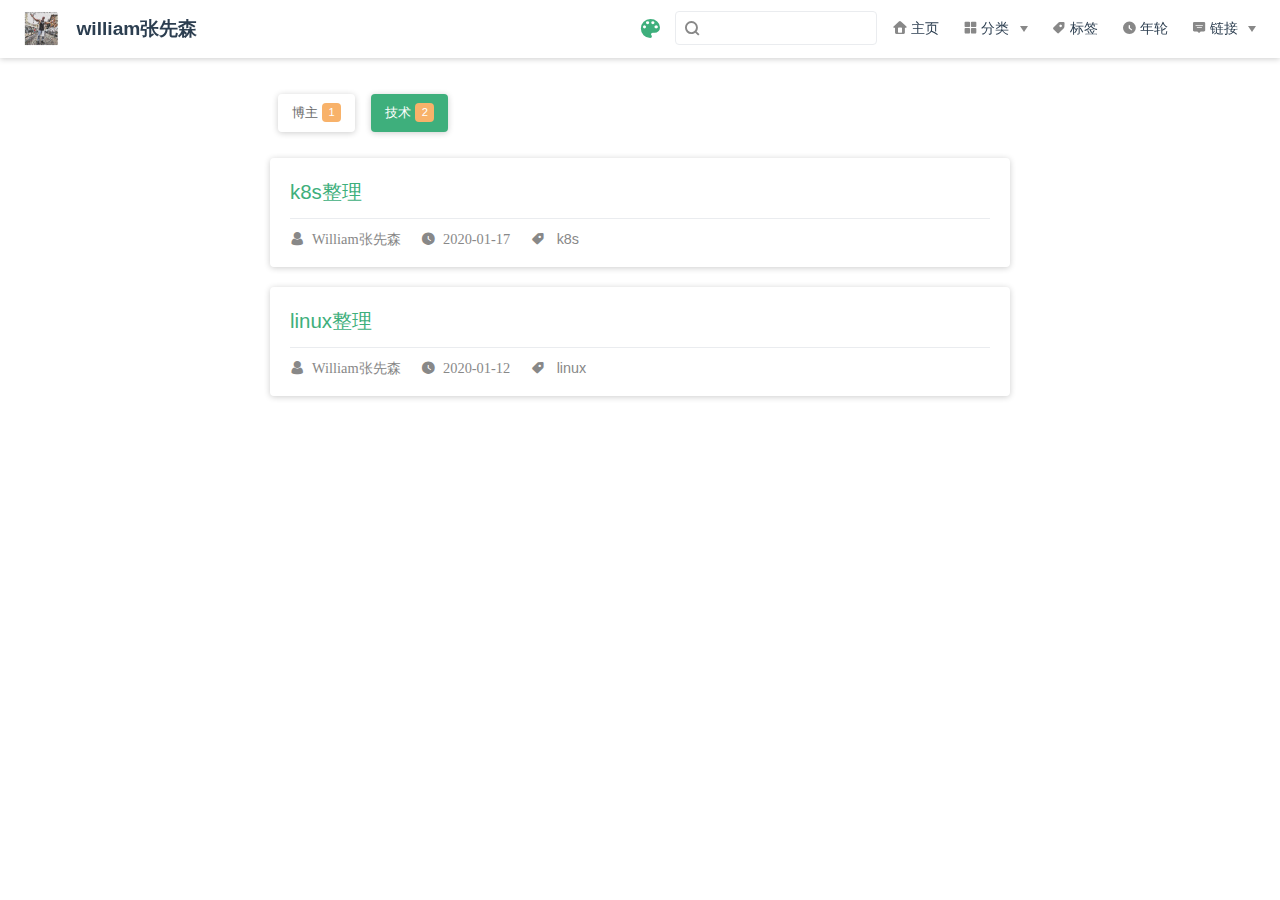
<file: categories/技术/index.html>
<!DOCTYPE html>
<html lang="en-US">
  <head>
    <meta charset="utf-8">
    <meta name="viewport" content="width=device-width,initial-scale=1">
    <title>技术 categories | william张先森</title>
    <meta name="description" content="凡是过往，皆为序章">
    <link rel="icon" href="/favicon.ico">
  <meta name="viewport" content="width=device-width,initial-scale=1,user-scalable=no">
    
    <link rel="preload" href="/assets/css/0.styles.38064801.css" as="style"><link rel="preload" href="/assets/js/app.45f2eec2.js" as="script"><link rel="preload" href="/assets/js/6.df8fb600.js" as="script"><link rel="preload" href="/assets/js/1.b38afefe.js" as="script"><link rel="prefetch" href="/assets/js/10.e4d17a5e.js"><link rel="prefetch" href="/assets/js/11.9ab81956.js"><link rel="prefetch" href="/assets/js/12.a5626820.js"><link rel="prefetch" href="/assets/js/13.d8551688.js"><link rel="prefetch" href="/assets/js/14.d1b84f15.js"><link rel="prefetch" href="/assets/js/15.6e1be184.js"><link rel="prefetch" href="/assets/js/3.09f38b70.js"><link rel="prefetch" href="/assets/js/4.20de6d50.js"><link rel="prefetch" href="/assets/js/5.73113fb7.js"><link rel="prefetch" href="/assets/js/7.79be7a03.js"><link rel="prefetch" href="/assets/js/8.62386034.js"><link rel="prefetch" href="/assets/js/9.2ff55b15.js">
    <link rel="stylesheet" href="/assets/css/0.styles.38064801.css">
  </head>
  <body>
    <div id="app" data-server-rendered="true"><div class="categories-wrapper" data-v-411ef9db><div class="theme-container no-sidebar" data-v-3225a568 data-v-411ef9db><div data-v-3225a568><div id="loader-wrapper" class="loading-wrapper" data-v-4b73742e data-v-3225a568 data-v-3225a568><div class="loader-main" data-v-4b73742e><div data-v-4b73742e></div><div data-v-4b73742e></div><div data-v-4b73742e></div><div data-v-4b73742e></div></div> <!----> <!----></div> <div class="password-shadow password-wrapper-out" style="display:none;" data-v-4f1fecb4 data-v-3225a568 data-v-3225a568><h3 class="title" style="display:none;" data-v-4f1fecb4 data-v-4f1fecb4>william张先森</h3> <!----> <label id="box" class="inputBox" style="display:none;" data-v-4f1fecb4 data-v-4f1fecb4><input type="password" value="" data-v-4f1fecb4> <span data-v-4f1fecb4>Konck! Knock!</span> <button data-v-4f1fecb4>OK</button></label> <div class="footer" style="display:none;" data-v-4f1fecb4 data-v-4f1fecb4><span data-v-4f1fecb4><i class="iconfont reco-theme" data-v-4f1fecb4></i> <a target="blank" href="https://vuepress-theme-reco.recoluan.com" data-v-4f1fecb4>vuePress-theme-reco</a></span> <span data-v-4f1fecb4><i class="iconfont reco-copyright" data-v-4f1fecb4></i> <a data-v-4f1fecb4><span data-v-4f1fecb4>William张先森</span>
            
          <span data-v-4f1fecb4>2019 - </span>
          2020
        </a></span></div></div> <div class="hide" data-v-3225a568><header class="navbar" data-v-3225a568><div class="sidebar-button"><svg xmlns="http://www.w3.org/2000/svg" aria-hidden="true" role="img" viewBox="0 0 448 512" class="icon"><path fill="currentColor" d="M436 124H12c-6.627 0-12-5.373-12-12V80c0-6.627 5.373-12 12-12h424c6.627 0 12 5.373 12 12v32c0 6.627-5.373 12-12 12zm0 160H12c-6.627 0-12-5.373-12-12v-32c0-6.627 5.373-12 12-12h424c6.627 0 12 5.373 12 12v32c0 6.627-5.373 12-12 12zm0 160H12c-6.627 0-12-5.373-12-12v-32c0-6.627 5.373-12 12-12h424c6.627 0 12 5.373 12 12v32c0 6.627-5.373 12-12 12z"></path></svg></div> <a href="/" class="home-link router-link-active"><img src="/headimg.jpeg" alt="william张先森" class="logo"> <span class="site-name">william张先森</span></a> <div class="links"><div class="color-picker"><a class="color-button"><i class="iconfont reco-color"></i></a> <div class="color-picker-menu" style="display:none;"><div class="mode-options"><h4 class="title">Choose mode</h4> <ul class="color-mode-options"><li class="dark">dark</li><li class="auto active">auto</li><li class="light">light</li></ul></div></div></div> <div class="search-box"><i class="iconfont reco-search"></i> <input aria-label="Search" autocomplete="off" spellcheck="false" value=""> <!----></div> <nav class="nav-links can-hide"><div class="nav-item"><a href="/" class="nav-link"><i class="iconfont reco-home"></i>
  主页
</a></div><div class="nav-item"><div class="dropdown-wrapper"><a class="dropdown-title"><span class="title"><i class="iconfont reco-category"></i>
      分类
    </span> <span class="arrow right"></span></a> <ul class="nav-dropdown" style="display:none;"><li class="dropdown-item"><!----> <a href="/categories/博主/" class="nav-link"><i class="iconfont undefined"></i>
  博主
</a></li><li class="dropdown-item"><!----> <a href="/categories/技术/" class="nav-link router-link-exact-active router-link-active"><i class="iconfont undefined"></i>
  技术
</a></li></ul></div></div><div class="nav-item"><a href="/tag/" class="nav-link"><i class="iconfont reco-tag"></i>
  标签
</a></div><div class="nav-item"><a href="/timeline/" class="nav-link"><i class="iconfont reco-date"></i>
  年轮
</a></div><div class="nav-item"><div class="dropdown-wrapper"><a class="dropdown-title"><span class="title"><i class="iconfont reco-message"></i>
      链接
    </span> <span class="arrow right"></span></a> <ul class="nav-dropdown" style="display:none;"><li class="dropdown-item"><!----> <a href="https://github.com/William-ZXS" target="_blank" rel="noopener noreferrer" class="nav-link external"><i class="iconfont reco-github"></i>
  GitHub
  <svg xmlns="http://www.w3.org/2000/svg" aria-hidden="true" x="0px" y="0px" viewBox="0 0 100 100" width="15" height="15" class="icon outbound"><path fill="currentColor" d="M18.8,85.1h56l0,0c2.2,0,4-1.8,4-4v-32h-8v28h-48v-48h28v-8h-32l0,0c-2.2,0-4,1.8-4,4v56C14.8,83.3,16.6,85.1,18.8,85.1z"></path> <polygon fill="currentColor" points="45.7,48.7 51.3,54.3 77.2,28.5 77.2,37.2 85.2,37.2 85.2,14.9 62.8,14.9 62.8,22.9 71.5,22.9"></polygon></svg></a></li><li class="dropdown-item"><!----> <a href="https://weibo.com/u/3973323264?is_hot=1#_rnd1578482529415" target="_blank" rel="noopener noreferrer" class="nav-link external"><i class="iconfont icon-weibo"></i>
  微博
  <svg xmlns="http://www.w3.org/2000/svg" aria-hidden="true" x="0px" y="0px" viewBox="0 0 100 100" width="15" height="15" class="icon outbound"><path fill="currentColor" d="M18.8,85.1h56l0,0c2.2,0,4-1.8,4-4v-32h-8v28h-48v-48h28v-8h-32l0,0c-2.2,0-4,1.8-4,4v56C14.8,83.3,16.6,85.1,18.8,85.1z"></path> <polygon fill="currentColor" points="45.7,48.7 51.3,54.3 77.2,28.5 77.2,37.2 85.2,37.2 85.2,14.9 62.8,14.9 62.8,22.9 71.5,22.9"></polygon></svg></a></li></ul></div></div> <!----></nav></div></header> <div class="sidebar-mask" data-v-3225a568></div> <aside class="sidebar" data-v-3225a568><div class="personal-info-wrapper" data-v-4181c7d1><img src="/headimg.jpeg" alt="author-avatar" class="personal-img" data-v-4181c7d1> <h3 class="name" data-v-4181c7d1>
    William张先森
  </h3> <div class="num" data-v-4181c7d1><div data-v-4181c7d1><h3 data-v-4181c7d1>3</h3> <h6 data-v-4181c7d1>文章</h6></div> <div data-v-4181c7d1><h3 data-v-4181c7d1>3</h3> <h6 data-v-4181c7d1>标签</h6></div></div> <hr data-v-4181c7d1></div> <nav class="nav-links"><div class="nav-item"><a href="/" class="nav-link"><i class="iconfont reco-home"></i>
  主页
</a></div><div class="nav-item"><div class="dropdown-wrapper"><a class="dropdown-title"><span class="title"><i class="iconfont reco-category"></i>
      分类
    </span> <span class="arrow right"></span></a> <ul class="nav-dropdown" style="display:none;"><li class="dropdown-item"><!----> <a href="/categories/博主/" class="nav-link"><i class="iconfont undefined"></i>
  博主
</a></li><li class="dropdown-item"><!----> <a href="/categories/技术/" class="nav-link router-link-exact-active router-link-active"><i class="iconfont undefined"></i>
  技术
</a></li></ul></div></div><div class="nav-item"><a href="/tag/" class="nav-link"><i class="iconfont reco-tag"></i>
  标签
</a></div><div class="nav-item"><a href="/timeline/" class="nav-link"><i class="iconfont reco-date"></i>
  年轮
</a></div><div class="nav-item"><div class="dropdown-wrapper"><a class="dropdown-title"><span class="title"><i class="iconfont reco-message"></i>
      链接
    </span> <span class="arrow right"></span></a> <ul class="nav-dropdown" style="display:none;"><li class="dropdown-item"><!----> <a href="https://github.com/William-ZXS" target="_blank" rel="noopener noreferrer" class="nav-link external"><i class="iconfont reco-github"></i>
  GitHub
  <svg xmlns="http://www.w3.org/2000/svg" aria-hidden="true" x="0px" y="0px" viewBox="0 0 100 100" width="15" height="15" class="icon outbound"><path fill="currentColor" d="M18.8,85.1h56l0,0c2.2,0,4-1.8,4-4v-32h-8v28h-48v-48h28v-8h-32l0,0c-2.2,0-4,1.8-4,4v56C14.8,83.3,16.6,85.1,18.8,85.1z"></path> <polygon fill="currentColor" points="45.7,48.7 51.3,54.3 77.2,28.5 77.2,37.2 85.2,37.2 85.2,14.9 62.8,14.9 62.8,22.9 71.5,22.9"></polygon></svg></a></li><li class="dropdown-item"><!----> <a href="https://weibo.com/u/3973323264?is_hot=1#_rnd1578482529415" target="_blank" rel="noopener noreferrer" class="nav-link external"><i class="iconfont icon-weibo"></i>
  微博
  <svg xmlns="http://www.w3.org/2000/svg" aria-hidden="true" x="0px" y="0px" viewBox="0 0 100 100" width="15" height="15" class="icon outbound"><path fill="currentColor" d="M18.8,85.1h56l0,0c2.2,0,4-1.8,4-4v-32h-8v28h-48v-48h28v-8h-32l0,0c-2.2,0-4,1.8-4,4v56C14.8,83.3,16.6,85.1,18.8,85.1z"></path> <polygon fill="currentColor" points="45.7,48.7 51.3,54.3 77.2,28.5 77.2,37.2 85.2,37.2 85.2,14.9 62.8,14.9 62.8,22.9 71.5,22.9"></polygon></svg></a></li></ul></div></div> <!----></nav>  <ul class="sidebar-links"><li><section class="sidebar-group depth-0"><p class="sidebar-heading open"><span></span> <!----></p> <!----></section></li></ul> </aside> <div class="password-shadow password-wrapper-in" style="display:none;" data-v-4f1fecb4 data-v-3225a568><h3 class="title" style="display:none;" data-v-4f1fecb4 data-v-4f1fecb4>技术 categories</h3> <!----> <label id="box" class="inputBox" style="display:none;" data-v-4f1fecb4 data-v-4f1fecb4><input type="password" value="" data-v-4f1fecb4> <span data-v-4f1fecb4>Konck! Knock!</span> <button data-v-4f1fecb4>OK</button></label> <div class="footer" style="display:none;" data-v-4f1fecb4 data-v-4f1fecb4><span data-v-4f1fecb4><i class="iconfont reco-theme" data-v-4f1fecb4></i> <a target="blank" href="https://vuepress-theme-reco.recoluan.com" data-v-4f1fecb4>vuePress-theme-reco</a></span> <span data-v-4f1fecb4><i class="iconfont reco-copyright" data-v-4f1fecb4></i> <a data-v-4f1fecb4><span data-v-4f1fecb4>William张先森</span>
            
          <span data-v-4f1fecb4>2019 - </span>
          2020
        </a></span></div></div> <div data-v-3225a568><ul class="category-wrapper" style="display:none;" data-v-411ef9db data-v-411ef9db><li class="category-item" data-v-411ef9db><a href="/categories/博主/" data-v-411ef9db><span class="category-name" data-v-411ef9db>博主</span> <span class="post-num" style="background-color:#e15b64;" data-v-411ef9db>1</span></a></li><li class="category-item active" data-v-411ef9db><a href="/categories/技术/" class="router-link-exact-active router-link-active" data-v-411ef9db><span class="category-name" data-v-411ef9db>技术</span> <span class="post-num" style="background-color:#3498db;" data-v-411ef9db>2</span></a></li></ul> <div class="abstract-wrapper list" style="display:none;" data-v-4d3da31a data-v-411ef9db data-v-411ef9db><div class="abstract-item" data-v-556ebe5e data-v-4d3da31a><!----> <div class="title" data-v-556ebe5e><!----> <a href="/views/category-skill/2020/k8s.html" data-v-556ebe5e>k8s整理</a></div> <div class="abstract" data-v-556ebe5e></div> <hr class="hr" data-v-556ebe5e> <div data-v-dd8fe46e data-v-556ebe5e><i class="iconfont reco-account" data-v-dd8fe46e><span data-v-dd8fe46e>William张先森</span></i> <i class="iconfont reco-date" data-v-dd8fe46e><span data-v-dd8fe46e>2020-01-17</span></i> <!----> <i class="iconfont reco-tag tags" data-v-dd8fe46e><span class="tag-item" data-v-dd8fe46e>
      k8s
    </span></i></div></div><div class="abstract-item" data-v-556ebe5e data-v-4d3da31a><!----> <div class="title" data-v-556ebe5e><!----> <a href="/views/category-skill/2020/011201.html" data-v-556ebe5e>linux整理</a></div> <div class="abstract" data-v-556ebe5e></div> <hr class="hr" data-v-556ebe5e> <div data-v-dd8fe46e data-v-556ebe5e><i class="iconfont reco-account" data-v-dd8fe46e><span data-v-dd8fe46e>William张先森</span></i> <i class="iconfont reco-date" data-v-dd8fe46e><span data-v-dd8fe46e>2020-01-12</span></i> <!----> <i class="iconfont reco-tag tags" data-v-dd8fe46e><span class="tag-item" data-v-dd8fe46e>
      linux
    </span></i></div></div></div> <div class="pagation pagation" style="display:none;" data-v-303bd5dc data-v-411ef9db data-v-411ef9db><div class="pagation-list" data-v-303bd5dc><span unselectable="on" class="jump" style="display:none;" data-v-303bd5dc>Prev</span> <span class="jump" style="display:none;" data-v-303bd5dc>1</span> <span class="ellipsis" style="display:none;" data-v-303bd5dc>...</span> <span class="jump bgprimary" data-v-303bd5dc>1</span> <span class="ellipsis" style="display:none;" data-v-303bd5dc>...</span> <span class="jump" style="display:none;" data-v-303bd5dc>1</span> <span class="jump" style="display:none;" data-v-303bd5dc>Next</span> <span class="jumppoint" data-v-303bd5dc>跳转到：</span> <span class="jumpinp" data-v-303bd5dc><input type="text" value="" data-v-303bd5dc></span> <span class="jump gobtn" data-v-303bd5dc>GO</span></div></div> <div class="comments-wrapper" style="display:none;" data-v-3225a568><!----></div></div></div></div></div></div><div class="global-ui"><div class="back-to-ceiling" style="right:1rem;bottom:6rem;width:2.5rem;height:2.5rem;border-radius:.25rem;line-height:2.5rem;display:none;" data-v-a81d141e data-v-a81d141e><svg t="1574745035067" viewBox="0 0 1024 1024" version="1.1" xmlns="http://www.w3.org/2000/svg" p-id="5404" class="icon" data-v-a81d141e><path d="M526.60727968 10.90185116a27.675 27.675 0 0 0-29.21455937 0c-131.36607665 82.28402758-218.69155461 228.01873535-218.69155402 394.07834331a462.20625001 462.20625001 0 0 0 5.36959153 69.94390903c1.00431239 6.55289093-0.34802892 13.13561351-3.76865779 18.80351572-32.63518765 54.11355614-51.75690182 118.55860487-51.7569018 187.94566865a371.06718723 371.06718723 0 0 0 11.50484808 91.98906777c6.53300375 25.50556257 41.68394495 28.14064038 52.69160883 4.22606766 17.37162448-37.73630017 42.14135425-72.50938081 72.80769204-103.21549295 2.18761121 3.04276886 4.15646224 6.24463696 6.40373557 9.22774369a1871.4375 1871.4375 0 0 0 140.04691725 5.34970492 1866.36093723 1866.36093723 0 0 0 140.04691723-5.34970492c2.24727335-2.98310674 4.21612437-6.18497483 6.3937923-9.2178004 30.66633723 30.70611158 55.4360664 65.4791928 72.80769147 103.21549355 11.00766384 23.91457269 46.15860503 21.27949489 52.69160879-4.22606768a371.15156223 371.15156223 0 0 0 11.514792-91.99901164c0-69.36717486-19.13165746-133.82216804-51.75690182-187.92578088-3.42062944-5.66790279-4.76302748-12.26056868-3.76865837-18.80351632a462.20625001 462.20625001 0 0 0 5.36959269-69.943909c-0.00994388-166.08943902-87.32547796-311.81420293-218.6915546-394.09823051zM605.93803103 357.87693858a93.93749974 93.93749974 0 1 1-187.89594924 6.1e-7 93.93749974 93.93749974 0 0 1 187.89594924-6.1e-7z" p-id="5405" data-v-a81d141e></path><path d="M429.50777625 765.63860547C429.50777625 803.39355007 466.44236686 1000.39046097 512.00932183 1000.39046097c45.56695499 0 82.4922232-197.00623328 82.5015456-234.7518555 0-37.75494459-36.9345906-68.35043303-82.4922232-68.34111062-45.57627738-0.00932239-82.52019037 30.59548842-82.51086798 68.34111062z" p-id="5406" data-v-a81d141e></path></svg></div></div></div>
    <script src="/assets/js/app.45f2eec2.js" defer></script><script src="/assets/js/6.df8fb600.js" defer></script><script src="/assets/js/1.b38afefe.js" defer></script>
  </body>
</html>
</file>
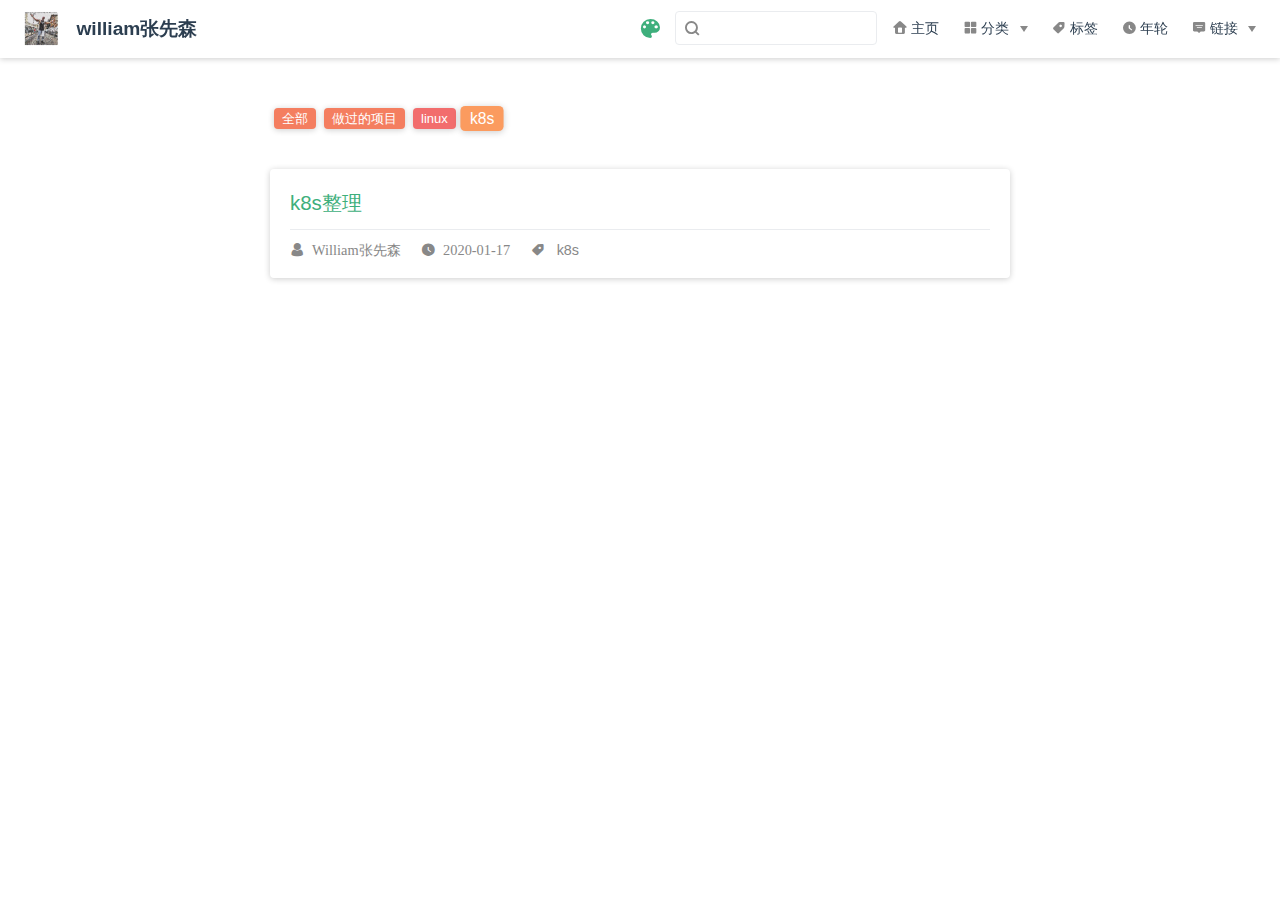
<file: tags/k8s/index.html>
<!DOCTYPE html>
<html lang="en-US">
  <head>
    <meta charset="utf-8">
    <meta name="viewport" content="width=device-width,initial-scale=1">
    <title>k8s tags | william张先森</title>
    <meta name="description" content="凡是过往，皆为序章">
    <link rel="icon" href="/favicon.ico">
  <meta name="viewport" content="width=device-width,initial-scale=1,user-scalable=no">
    
    <link rel="preload" href="/assets/css/0.styles.38064801.css" as="style"><link rel="preload" href="/assets/js/app.45f2eec2.js" as="script"><link rel="preload" href="/assets/js/4.20de6d50.js" as="script"><link rel="preload" href="/assets/js/1.b38afefe.js" as="script"><link rel="prefetch" href="/assets/js/10.e4d17a5e.js"><link rel="prefetch" href="/assets/js/11.9ab81956.js"><link rel="prefetch" href="/assets/js/12.a5626820.js"><link rel="prefetch" href="/assets/js/13.d8551688.js"><link rel="prefetch" href="/assets/js/14.d1b84f15.js"><link rel="prefetch" href="/assets/js/15.6e1be184.js"><link rel="prefetch" href="/assets/js/3.09f38b70.js"><link rel="prefetch" href="/assets/js/5.73113fb7.js"><link rel="prefetch" href="/assets/js/6.df8fb600.js"><link rel="prefetch" href="/assets/js/7.79be7a03.js"><link rel="prefetch" href="/assets/js/8.62386034.js"><link rel="prefetch" href="/assets/js/9.2ff55b15.js">
    <link rel="stylesheet" href="/assets/css/0.styles.38064801.css">
  </head>
  <body>
    <div id="app" data-server-rendered="true"><div class="tag-wrapper" data-v-b196ff78><div class="theme-container no-sidebar" data-v-3225a568 data-v-b196ff78><div data-v-3225a568><div id="loader-wrapper" class="loading-wrapper" data-v-4b73742e data-v-3225a568 data-v-3225a568><div class="loader-main" data-v-4b73742e><div data-v-4b73742e></div><div data-v-4b73742e></div><div data-v-4b73742e></div><div data-v-4b73742e></div></div> <!----> <!----></div> <div class="password-shadow password-wrapper-out" style="display:none;" data-v-4f1fecb4 data-v-3225a568 data-v-3225a568><h3 class="title" style="display:none;" data-v-4f1fecb4 data-v-4f1fecb4>william张先森</h3> <!----> <label id="box" class="inputBox" style="display:none;" data-v-4f1fecb4 data-v-4f1fecb4><input type="password" value="" data-v-4f1fecb4> <span data-v-4f1fecb4>Konck! Knock!</span> <button data-v-4f1fecb4>OK</button></label> <div class="footer" style="display:none;" data-v-4f1fecb4 data-v-4f1fecb4><span data-v-4f1fecb4><i class="iconfont reco-theme" data-v-4f1fecb4></i> <a target="blank" href="https://vuepress-theme-reco.recoluan.com" data-v-4f1fecb4>vuePress-theme-reco</a></span> <span data-v-4f1fecb4><i class="iconfont reco-copyright" data-v-4f1fecb4></i> <a data-v-4f1fecb4><span data-v-4f1fecb4>William张先森</span>
            
          <span data-v-4f1fecb4>2019 - </span>
          2020
        </a></span></div></div> <div class="hide" data-v-3225a568><header class="navbar" data-v-3225a568><div class="sidebar-button"><svg xmlns="http://www.w3.org/2000/svg" aria-hidden="true" role="img" viewBox="0 0 448 512" class="icon"><path fill="currentColor" d="M436 124H12c-6.627 0-12-5.373-12-12V80c0-6.627 5.373-12 12-12h424c6.627 0 12 5.373 12 12v32c0 6.627-5.373 12-12 12zm0 160H12c-6.627 0-12-5.373-12-12v-32c0-6.627 5.373-12 12-12h424c6.627 0 12 5.373 12 12v32c0 6.627-5.373 12-12 12zm0 160H12c-6.627 0-12-5.373-12-12v-32c0-6.627 5.373-12 12-12h424c6.627 0 12 5.373 12 12v32c0 6.627-5.373 12-12 12z"></path></svg></div> <a href="/" class="home-link router-link-active"><img src="/headimg.jpeg" alt="william张先森" class="logo"> <span class="site-name">william张先森</span></a> <div class="links"><div class="color-picker"><a class="color-button"><i class="iconfont reco-color"></i></a> <div class="color-picker-menu" style="display:none;"><div class="mode-options"><h4 class="title">Choose mode</h4> <ul class="color-mode-options"><li class="dark">dark</li><li class="auto active">auto</li><li class="light">light</li></ul></div></div></div> <div class="search-box"><i class="iconfont reco-search"></i> <input aria-label="Search" autocomplete="off" spellcheck="false" value=""> <!----></div> <nav class="nav-links can-hide"><div class="nav-item"><a href="/" class="nav-link"><i class="iconfont reco-home"></i>
  主页
</a></div><div class="nav-item"><div class="dropdown-wrapper"><a class="dropdown-title"><span class="title"><i class="iconfont reco-category"></i>
      分类
    </span> <span class="arrow right"></span></a> <ul class="nav-dropdown" style="display:none;"><li class="dropdown-item"><!----> <a href="/categories/博主/" class="nav-link"><i class="iconfont undefined"></i>
  博主
</a></li><li class="dropdown-item"><!----> <a href="/categories/技术/" class="nav-link"><i class="iconfont undefined"></i>
  技术
</a></li></ul></div></div><div class="nav-item"><a href="/tag/" class="nav-link"><i class="iconfont reco-tag"></i>
  标签
</a></div><div class="nav-item"><a href="/timeline/" class="nav-link"><i class="iconfont reco-date"></i>
  年轮
</a></div><div class="nav-item"><div class="dropdown-wrapper"><a class="dropdown-title"><span class="title"><i class="iconfont reco-message"></i>
      链接
    </span> <span class="arrow right"></span></a> <ul class="nav-dropdown" style="display:none;"><li class="dropdown-item"><!----> <a href="https://github.com/William-ZXS" target="_blank" rel="noopener noreferrer" class="nav-link external"><i class="iconfont reco-github"></i>
  GitHub
  <svg xmlns="http://www.w3.org/2000/svg" aria-hidden="true" x="0px" y="0px" viewBox="0 0 100 100" width="15" height="15" class="icon outbound"><path fill="currentColor" d="M18.8,85.1h56l0,0c2.2,0,4-1.8,4-4v-32h-8v28h-48v-48h28v-8h-32l0,0c-2.2,0-4,1.8-4,4v56C14.8,83.3,16.6,85.1,18.8,85.1z"></path> <polygon fill="currentColor" points="45.7,48.7 51.3,54.3 77.2,28.5 77.2,37.2 85.2,37.2 85.2,14.9 62.8,14.9 62.8,22.9 71.5,22.9"></polygon></svg></a></li><li class="dropdown-item"><!----> <a href="https://weibo.com/u/3973323264?is_hot=1#_rnd1578482529415" target="_blank" rel="noopener noreferrer" class="nav-link external"><i class="iconfont icon-weibo"></i>
  微博
  <svg xmlns="http://www.w3.org/2000/svg" aria-hidden="true" x="0px" y="0px" viewBox="0 0 100 100" width="15" height="15" class="icon outbound"><path fill="currentColor" d="M18.8,85.1h56l0,0c2.2,0,4-1.8,4-4v-32h-8v28h-48v-48h28v-8h-32l0,0c-2.2,0-4,1.8-4,4v56C14.8,83.3,16.6,85.1,18.8,85.1z"></path> <polygon fill="currentColor" points="45.7,48.7 51.3,54.3 77.2,28.5 77.2,37.2 85.2,37.2 85.2,14.9 62.8,14.9 62.8,22.9 71.5,22.9"></polygon></svg></a></li></ul></div></div> <!----></nav></div></header> <div class="sidebar-mask" data-v-3225a568></div> <aside class="sidebar" data-v-3225a568><div class="personal-info-wrapper" data-v-4181c7d1><img src="/headimg.jpeg" alt="author-avatar" class="personal-img" data-v-4181c7d1> <h3 class="name" data-v-4181c7d1>
    William张先森
  </h3> <div class="num" data-v-4181c7d1><div data-v-4181c7d1><h3 data-v-4181c7d1>3</h3> <h6 data-v-4181c7d1>文章</h6></div> <div data-v-4181c7d1><h3 data-v-4181c7d1>3</h3> <h6 data-v-4181c7d1>标签</h6></div></div> <hr data-v-4181c7d1></div> <nav class="nav-links"><div class="nav-item"><a href="/" class="nav-link"><i class="iconfont reco-home"></i>
  主页
</a></div><div class="nav-item"><div class="dropdown-wrapper"><a class="dropdown-title"><span class="title"><i class="iconfont reco-category"></i>
      分类
    </span> <span class="arrow right"></span></a> <ul class="nav-dropdown" style="display:none;"><li class="dropdown-item"><!----> <a href="/categories/博主/" class="nav-link"><i class="iconfont undefined"></i>
  博主
</a></li><li class="dropdown-item"><!----> <a href="/categories/技术/" class="nav-link"><i class="iconfont undefined"></i>
  技术
</a></li></ul></div></div><div class="nav-item"><a href="/tag/" class="nav-link"><i class="iconfont reco-tag"></i>
  标签
</a></div><div class="nav-item"><a href="/timeline/" class="nav-link"><i class="iconfont reco-date"></i>
  年轮
</a></div><div class="nav-item"><div class="dropdown-wrapper"><a class="dropdown-title"><span class="title"><i class="iconfont reco-message"></i>
      链接
    </span> <span class="arrow right"></span></a> <ul class="nav-dropdown" style="display:none;"><li class="dropdown-item"><!----> <a href="https://github.com/William-ZXS" target="_blank" rel="noopener noreferrer" class="nav-link external"><i class="iconfont reco-github"></i>
  GitHub
  <svg xmlns="http://www.w3.org/2000/svg" aria-hidden="true" x="0px" y="0px" viewBox="0 0 100 100" width="15" height="15" class="icon outbound"><path fill="currentColor" d="M18.8,85.1h56l0,0c2.2,0,4-1.8,4-4v-32h-8v28h-48v-48h28v-8h-32l0,0c-2.2,0-4,1.8-4,4v56C14.8,83.3,16.6,85.1,18.8,85.1z"></path> <polygon fill="currentColor" points="45.7,48.7 51.3,54.3 77.2,28.5 77.2,37.2 85.2,37.2 85.2,14.9 62.8,14.9 62.8,22.9 71.5,22.9"></polygon></svg></a></li><li class="dropdown-item"><!----> <a href="https://weibo.com/u/3973323264?is_hot=1#_rnd1578482529415" target="_blank" rel="noopener noreferrer" class="nav-link external"><i class="iconfont icon-weibo"></i>
  微博
  <svg xmlns="http://www.w3.org/2000/svg" aria-hidden="true" x="0px" y="0px" viewBox="0 0 100 100" width="15" height="15" class="icon outbound"><path fill="currentColor" d="M18.8,85.1h56l0,0c2.2,0,4-1.8,4-4v-32h-8v28h-48v-48h28v-8h-32l0,0c-2.2,0-4,1.8-4,4v56C14.8,83.3,16.6,85.1,18.8,85.1z"></path> <polygon fill="currentColor" points="45.7,48.7 51.3,54.3 77.2,28.5 77.2,37.2 85.2,37.2 85.2,14.9 62.8,14.9 62.8,22.9 71.5,22.9"></polygon></svg></a></li></ul></div></div> <!----></nav>  <ul class="sidebar-links"><li><section class="sidebar-group depth-0"><p class="sidebar-heading open"><span></span> <!----></p> <!----></section></li></ul> </aside> <div class="password-shadow password-wrapper-in" style="display:none;" data-v-4f1fecb4 data-v-3225a568><h3 class="title" style="display:none;" data-v-4f1fecb4 data-v-4f1fecb4>k8s tags</h3> <!----> <label id="box" class="inputBox" style="display:none;" data-v-4f1fecb4 data-v-4f1fecb4><input type="password" value="" data-v-4f1fecb4> <span data-v-4f1fecb4>Konck! Knock!</span> <button data-v-4f1fecb4>OK</button></label> <div class="footer" style="display:none;" data-v-4f1fecb4 data-v-4f1fecb4><span data-v-4f1fecb4><i class="iconfont reco-theme" data-v-4f1fecb4></i> <a target="blank" href="https://vuepress-theme-reco.recoluan.com" data-v-4f1fecb4>vuePress-theme-reco</a></span> <span data-v-4f1fecb4><i class="iconfont reco-copyright" data-v-4f1fecb4></i> <a data-v-4f1fecb4><span data-v-4f1fecb4>William张先森</span>
            
          <span data-v-4f1fecb4>2019 - </span>
          2020
        </a></span></div></div> <div data-v-3225a568><div class="tags tags" style="display:none;" data-v-088ea15f data-v-b196ff78 data-v-b196ff78><span style="background-color:#67cc86;" data-v-088ea15f>全部</span><span style="background-color:#f26d6d;" data-v-088ea15f>做过的项目</span><span style="background-color:#849b87;" data-v-088ea15f>linux</span><span class="active" style="background-color:#f8b26a;" data-v-088ea15f>k8s</span></div> <div class="abstract-wrapper list" style="display:none;" data-v-4d3da31a data-v-b196ff78 data-v-b196ff78><div class="abstract-item" data-v-556ebe5e data-v-4d3da31a><!----> <div class="title" data-v-556ebe5e><!----> <a href="/views/category-skill/2020/k8s.html" data-v-556ebe5e>k8s整理</a></div> <div class="abstract" data-v-556ebe5e></div> <hr class="hr" data-v-556ebe5e> <div data-v-dd8fe46e data-v-556ebe5e><i class="iconfont reco-account" data-v-dd8fe46e><span data-v-dd8fe46e>William张先森</span></i> <i class="iconfont reco-date" data-v-dd8fe46e><span data-v-dd8fe46e>2020-01-17</span></i> <!----> <i class="iconfont reco-tag tags" data-v-dd8fe46e><span class="tag-item" data-v-dd8fe46e>
      k8s
    </span></i></div></div></div> <div class="pagation pagation" style="display:none;" data-v-303bd5dc data-v-b196ff78 data-v-b196ff78><div class="pagation-list" data-v-303bd5dc><span unselectable="on" class="jump" style="display:none;" data-v-303bd5dc>Prev</span> <span class="jump" style="display:none;" data-v-303bd5dc>1</span> <span class="ellipsis" style="display:none;" data-v-303bd5dc>...</span> <span class="jump bgprimary" data-v-303bd5dc>1</span> <span class="ellipsis" style="display:none;" data-v-303bd5dc>...</span> <span class="jump" style="display:none;" data-v-303bd5dc>1</span> <span class="jump" style="display:none;" data-v-303bd5dc>Next</span> <span class="jumppoint" data-v-303bd5dc>跳转到：</span> <span class="jumpinp" data-v-303bd5dc><input type="text" value="" data-v-303bd5dc></span> <span class="jump gobtn" data-v-303bd5dc>GO</span></div></div> <div class="comments-wrapper" style="display:none;" data-v-3225a568><!----></div></div></div></div></div></div><div class="global-ui"><div class="back-to-ceiling" style="right:1rem;bottom:6rem;width:2.5rem;height:2.5rem;border-radius:.25rem;line-height:2.5rem;display:none;" data-v-a81d141e data-v-a81d141e><svg t="1574745035067" viewBox="0 0 1024 1024" version="1.1" xmlns="http://www.w3.org/2000/svg" p-id="5404" class="icon" data-v-a81d141e><path d="M526.60727968 10.90185116a27.675 27.675 0 0 0-29.21455937 0c-131.36607665 82.28402758-218.69155461 228.01873535-218.69155402 394.07834331a462.20625001 462.20625001 0 0 0 5.36959153 69.94390903c1.00431239 6.55289093-0.34802892 13.13561351-3.76865779 18.80351572-32.63518765 54.11355614-51.75690182 118.55860487-51.7569018 187.94566865a371.06718723 371.06718723 0 0 0 11.50484808 91.98906777c6.53300375 25.50556257 41.68394495 28.14064038 52.69160883 4.22606766 17.37162448-37.73630017 42.14135425-72.50938081 72.80769204-103.21549295 2.18761121 3.04276886 4.15646224 6.24463696 6.40373557 9.22774369a1871.4375 1871.4375 0 0 0 140.04691725 5.34970492 1866.36093723 1866.36093723 0 0 0 140.04691723-5.34970492c2.24727335-2.98310674 4.21612437-6.18497483 6.3937923-9.2178004 30.66633723 30.70611158 55.4360664 65.4791928 72.80769147 103.21549355 11.00766384 23.91457269 46.15860503 21.27949489 52.69160879-4.22606768a371.15156223 371.15156223 0 0 0 11.514792-91.99901164c0-69.36717486-19.13165746-133.82216804-51.75690182-187.92578088-3.42062944-5.66790279-4.76302748-12.26056868-3.76865837-18.80351632a462.20625001 462.20625001 0 0 0 5.36959269-69.943909c-0.00994388-166.08943902-87.32547796-311.81420293-218.6915546-394.09823051zM605.93803103 357.87693858a93.93749974 93.93749974 0 1 1-187.89594924 6.1e-7 93.93749974 93.93749974 0 0 1 187.89594924-6.1e-7z" p-id="5405" data-v-a81d141e></path><path d="M429.50777625 765.63860547C429.50777625 803.39355007 466.44236686 1000.39046097 512.00932183 1000.39046097c45.56695499 0 82.4922232-197.00623328 82.5015456-234.7518555 0-37.75494459-36.9345906-68.35043303-82.4922232-68.34111062-45.57627738-0.00932239-82.52019037 30.59548842-82.51086798 68.34111062z" p-id="5406" data-v-a81d141e></path></svg></div></div></div>
    <script src="/assets/js/app.45f2eec2.js" defer></script><script src="/assets/js/4.20de6d50.js" defer></script><script src="/assets/js/1.b38afefe.js" defer></script>
  </body>
</html>
</file>
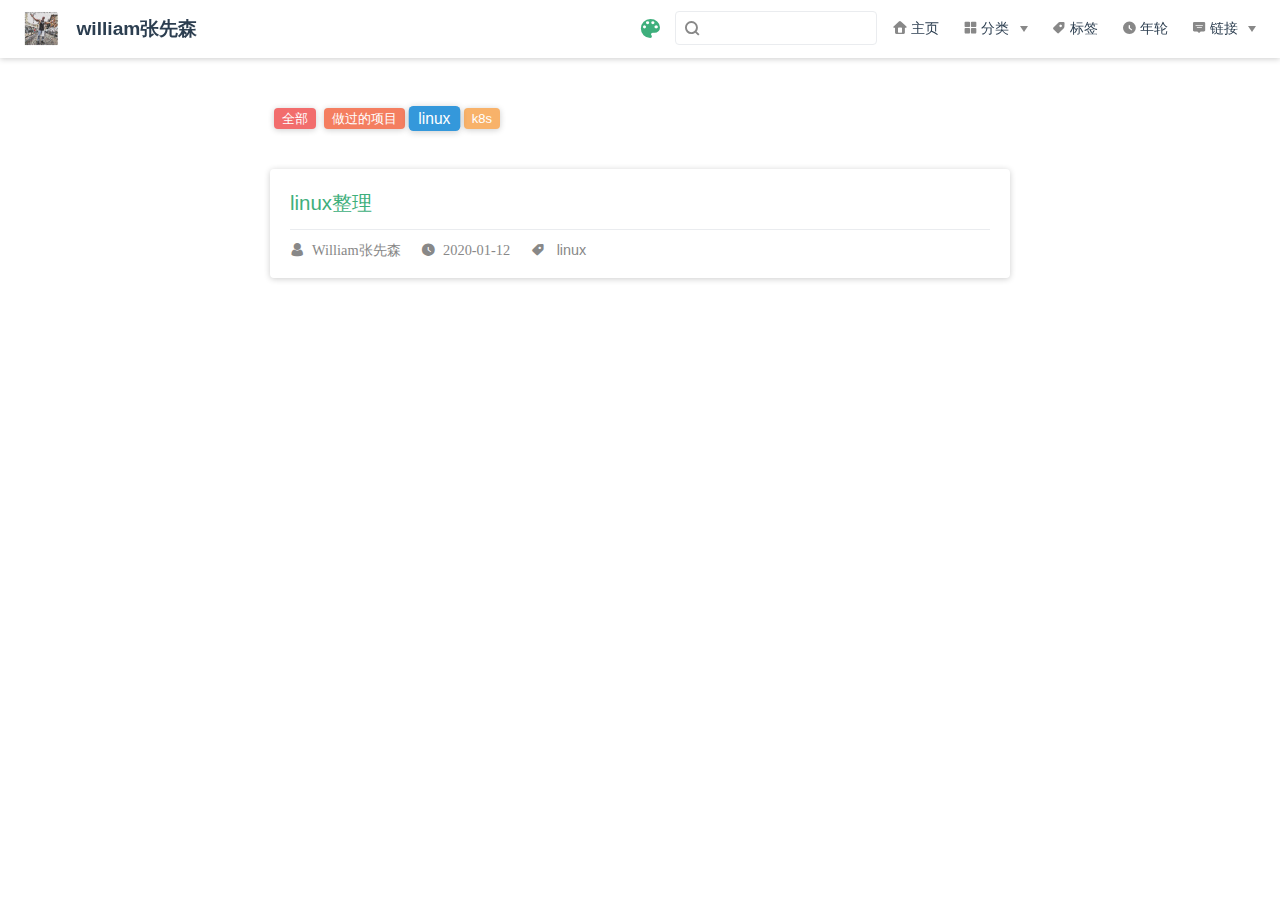
<file: tags/linux/index.html>
<!DOCTYPE html>
<html lang="en-US">
  <head>
    <meta charset="utf-8">
    <meta name="viewport" content="width=device-width,initial-scale=1">
    <title>linux tags | william张先森</title>
    <meta name="description" content="凡是过往，皆为序章">
    <link rel="icon" href="/favicon.ico">
  <meta name="viewport" content="width=device-width,initial-scale=1,user-scalable=no">
    
    <link rel="preload" href="/assets/css/0.styles.38064801.css" as="style"><link rel="preload" href="/assets/js/app.45f2eec2.js" as="script"><link rel="preload" href="/assets/js/4.20de6d50.js" as="script"><link rel="preload" href="/assets/js/1.b38afefe.js" as="script"><link rel="prefetch" href="/assets/js/10.e4d17a5e.js"><link rel="prefetch" href="/assets/js/11.9ab81956.js"><link rel="prefetch" href="/assets/js/12.a5626820.js"><link rel="prefetch" href="/assets/js/13.d8551688.js"><link rel="prefetch" href="/assets/js/14.d1b84f15.js"><link rel="prefetch" href="/assets/js/15.6e1be184.js"><link rel="prefetch" href="/assets/js/3.09f38b70.js"><link rel="prefetch" href="/assets/js/5.73113fb7.js"><link rel="prefetch" href="/assets/js/6.df8fb600.js"><link rel="prefetch" href="/assets/js/7.79be7a03.js"><link rel="prefetch" href="/assets/js/8.62386034.js"><link rel="prefetch" href="/assets/js/9.2ff55b15.js">
    <link rel="stylesheet" href="/assets/css/0.styles.38064801.css">
  </head>
  <body>
    <div id="app" data-server-rendered="true"><div class="tag-wrapper" data-v-b196ff78><div class="theme-container no-sidebar" data-v-3225a568 data-v-b196ff78><div data-v-3225a568><div id="loader-wrapper" class="loading-wrapper" data-v-4b73742e data-v-3225a568 data-v-3225a568><div class="loader-main" data-v-4b73742e><div data-v-4b73742e></div><div data-v-4b73742e></div><div data-v-4b73742e></div><div data-v-4b73742e></div></div> <!----> <!----></div> <div class="password-shadow password-wrapper-out" style="display:none;" data-v-4f1fecb4 data-v-3225a568 data-v-3225a568><h3 class="title" style="display:none;" data-v-4f1fecb4 data-v-4f1fecb4>william张先森</h3> <!----> <label id="box" class="inputBox" style="display:none;" data-v-4f1fecb4 data-v-4f1fecb4><input type="password" value="" data-v-4f1fecb4> <span data-v-4f1fecb4>Konck! Knock!</span> <button data-v-4f1fecb4>OK</button></label> <div class="footer" style="display:none;" data-v-4f1fecb4 data-v-4f1fecb4><span data-v-4f1fecb4><i class="iconfont reco-theme" data-v-4f1fecb4></i> <a target="blank" href="https://vuepress-theme-reco.recoluan.com" data-v-4f1fecb4>vuePress-theme-reco</a></span> <span data-v-4f1fecb4><i class="iconfont reco-copyright" data-v-4f1fecb4></i> <a data-v-4f1fecb4><span data-v-4f1fecb4>William张先森</span>
            
          <span data-v-4f1fecb4>2019 - </span>
          2020
        </a></span></div></div> <div class="hide" data-v-3225a568><header class="navbar" data-v-3225a568><div class="sidebar-button"><svg xmlns="http://www.w3.org/2000/svg" aria-hidden="true" role="img" viewBox="0 0 448 512" class="icon"><path fill="currentColor" d="M436 124H12c-6.627 0-12-5.373-12-12V80c0-6.627 5.373-12 12-12h424c6.627 0 12 5.373 12 12v32c0 6.627-5.373 12-12 12zm0 160H12c-6.627 0-12-5.373-12-12v-32c0-6.627 5.373-12 12-12h424c6.627 0 12 5.373 12 12v32c0 6.627-5.373 12-12 12zm0 160H12c-6.627 0-12-5.373-12-12v-32c0-6.627 5.373-12 12-12h424c6.627 0 12 5.373 12 12v32c0 6.627-5.373 12-12 12z"></path></svg></div> <a href="/" class="home-link router-link-active"><img src="/headimg.jpeg" alt="william张先森" class="logo"> <span class="site-name">william张先森</span></a> <div class="links"><div class="color-picker"><a class="color-button"><i class="iconfont reco-color"></i></a> <div class="color-picker-menu" style="display:none;"><div class="mode-options"><h4 class="title">Choose mode</h4> <ul class="color-mode-options"><li class="dark">dark</li><li class="auto active">auto</li><li class="light">light</li></ul></div></div></div> <div class="search-box"><i class="iconfont reco-search"></i> <input aria-label="Search" autocomplete="off" spellcheck="false" value=""> <!----></div> <nav class="nav-links can-hide"><div class="nav-item"><a href="/" class="nav-link"><i class="iconfont reco-home"></i>
  主页
</a></div><div class="nav-item"><div class="dropdown-wrapper"><a class="dropdown-title"><span class="title"><i class="iconfont reco-category"></i>
      分类
    </span> <span class="arrow right"></span></a> <ul class="nav-dropdown" style="display:none;"><li class="dropdown-item"><!----> <a href="/categories/博主/" class="nav-link"><i class="iconfont undefined"></i>
  博主
</a></li><li class="dropdown-item"><!----> <a href="/categories/技术/" class="nav-link"><i class="iconfont undefined"></i>
  技术
</a></li></ul></div></div><div class="nav-item"><a href="/tag/" class="nav-link"><i class="iconfont reco-tag"></i>
  标签
</a></div><div class="nav-item"><a href="/timeline/" class="nav-link"><i class="iconfont reco-date"></i>
  年轮
</a></div><div class="nav-item"><div class="dropdown-wrapper"><a class="dropdown-title"><span class="title"><i class="iconfont reco-message"></i>
      链接
    </span> <span class="arrow right"></span></a> <ul class="nav-dropdown" style="display:none;"><li class="dropdown-item"><!----> <a href="https://github.com/William-ZXS" target="_blank" rel="noopener noreferrer" class="nav-link external"><i class="iconfont reco-github"></i>
  GitHub
  <svg xmlns="http://www.w3.org/2000/svg" aria-hidden="true" x="0px" y="0px" viewBox="0 0 100 100" width="15" height="15" class="icon outbound"><path fill="currentColor" d="M18.8,85.1h56l0,0c2.2,0,4-1.8,4-4v-32h-8v28h-48v-48h28v-8h-32l0,0c-2.2,0-4,1.8-4,4v56C14.8,83.3,16.6,85.1,18.8,85.1z"></path> <polygon fill="currentColor" points="45.7,48.7 51.3,54.3 77.2,28.5 77.2,37.2 85.2,37.2 85.2,14.9 62.8,14.9 62.8,22.9 71.5,22.9"></polygon></svg></a></li><li class="dropdown-item"><!----> <a href="https://weibo.com/u/3973323264?is_hot=1#_rnd1578482529415" target="_blank" rel="noopener noreferrer" class="nav-link external"><i class="iconfont icon-weibo"></i>
  微博
  <svg xmlns="http://www.w3.org/2000/svg" aria-hidden="true" x="0px" y="0px" viewBox="0 0 100 100" width="15" height="15" class="icon outbound"><path fill="currentColor" d="M18.8,85.1h56l0,0c2.2,0,4-1.8,4-4v-32h-8v28h-48v-48h28v-8h-32l0,0c-2.2,0-4,1.8-4,4v56C14.8,83.3,16.6,85.1,18.8,85.1z"></path> <polygon fill="currentColor" points="45.7,48.7 51.3,54.3 77.2,28.5 77.2,37.2 85.2,37.2 85.2,14.9 62.8,14.9 62.8,22.9 71.5,22.9"></polygon></svg></a></li></ul></div></div> <!----></nav></div></header> <div class="sidebar-mask" data-v-3225a568></div> <aside class="sidebar" data-v-3225a568><div class="personal-info-wrapper" data-v-4181c7d1><img src="/headimg.jpeg" alt="author-avatar" class="personal-img" data-v-4181c7d1> <h3 class="name" data-v-4181c7d1>
    William张先森
  </h3> <div class="num" data-v-4181c7d1><div data-v-4181c7d1><h3 data-v-4181c7d1>3</h3> <h6 data-v-4181c7d1>文章</h6></div> <div data-v-4181c7d1><h3 data-v-4181c7d1>3</h3> <h6 data-v-4181c7d1>标签</h6></div></div> <hr data-v-4181c7d1></div> <nav class="nav-links"><div class="nav-item"><a href="/" class="nav-link"><i class="iconfont reco-home"></i>
  主页
</a></div><div class="nav-item"><div class="dropdown-wrapper"><a class="dropdown-title"><span class="title"><i class="iconfont reco-category"></i>
      分类
    </span> <span class="arrow right"></span></a> <ul class="nav-dropdown" style="display:none;"><li class="dropdown-item"><!----> <a href="/categories/博主/" class="nav-link"><i class="iconfont undefined"></i>
  博主
</a></li><li class="dropdown-item"><!----> <a href="/categories/技术/" class="nav-link"><i class="iconfont undefined"></i>
  技术
</a></li></ul></div></div><div class="nav-item"><a href="/tag/" class="nav-link"><i class="iconfont reco-tag"></i>
  标签
</a></div><div class="nav-item"><a href="/timeline/" class="nav-link"><i class="iconfont reco-date"></i>
  年轮
</a></div><div class="nav-item"><div class="dropdown-wrapper"><a class="dropdown-title"><span class="title"><i class="iconfont reco-message"></i>
      链接
    </span> <span class="arrow right"></span></a> <ul class="nav-dropdown" style="display:none;"><li class="dropdown-item"><!----> <a href="https://github.com/William-ZXS" target="_blank" rel="noopener noreferrer" class="nav-link external"><i class="iconfont reco-github"></i>
  GitHub
  <svg xmlns="http://www.w3.org/2000/svg" aria-hidden="true" x="0px" y="0px" viewBox="0 0 100 100" width="15" height="15" class="icon outbound"><path fill="currentColor" d="M18.8,85.1h56l0,0c2.2,0,4-1.8,4-4v-32h-8v28h-48v-48h28v-8h-32l0,0c-2.2,0-4,1.8-4,4v56C14.8,83.3,16.6,85.1,18.8,85.1z"></path> <polygon fill="currentColor" points="45.7,48.7 51.3,54.3 77.2,28.5 77.2,37.2 85.2,37.2 85.2,14.9 62.8,14.9 62.8,22.9 71.5,22.9"></polygon></svg></a></li><li class="dropdown-item"><!----> <a href="https://weibo.com/u/3973323264?is_hot=1#_rnd1578482529415" target="_blank" rel="noopener noreferrer" class="nav-link external"><i class="iconfont icon-weibo"></i>
  微博
  <svg xmlns="http://www.w3.org/2000/svg" aria-hidden="true" x="0px" y="0px" viewBox="0 0 100 100" width="15" height="15" class="icon outbound"><path fill="currentColor" d="M18.8,85.1h56l0,0c2.2,0,4-1.8,4-4v-32h-8v28h-48v-48h28v-8h-32l0,0c-2.2,0-4,1.8-4,4v56C14.8,83.3,16.6,85.1,18.8,85.1z"></path> <polygon fill="currentColor" points="45.7,48.7 51.3,54.3 77.2,28.5 77.2,37.2 85.2,37.2 85.2,14.9 62.8,14.9 62.8,22.9 71.5,22.9"></polygon></svg></a></li></ul></div></div> <!----></nav>  <ul class="sidebar-links"><li><section class="sidebar-group depth-0"><p class="sidebar-heading open"><span></span> <!----></p> <!----></section></li></ul> </aside> <div class="password-shadow password-wrapper-in" style="display:none;" data-v-4f1fecb4 data-v-3225a568><h3 class="title" style="display:none;" data-v-4f1fecb4 data-v-4f1fecb4>linux tags</h3> <!----> <label id="box" class="inputBox" style="display:none;" data-v-4f1fecb4 data-v-4f1fecb4><input type="password" value="" data-v-4f1fecb4> <span data-v-4f1fecb4>Konck! Knock!</span> <button data-v-4f1fecb4>OK</button></label> <div class="footer" style="display:none;" data-v-4f1fecb4 data-v-4f1fecb4><span data-v-4f1fecb4><i class="iconfont reco-theme" data-v-4f1fecb4></i> <a target="blank" href="https://vuepress-theme-reco.recoluan.com" data-v-4f1fecb4>vuePress-theme-reco</a></span> <span data-v-4f1fecb4><i class="iconfont reco-copyright" data-v-4f1fecb4></i> <a data-v-4f1fecb4><span data-v-4f1fecb4>William张先森</span>
            
          <span data-v-4f1fecb4>2019 - </span>
          2020
        </a></span></div></div> <div data-v-3225a568><div class="tags tags" style="display:none;" data-v-088ea15f data-v-b196ff78 data-v-b196ff78><span style="background-color:#abbd81;" data-v-088ea15f>全部</span><span style="background-color:#f26d6d;" data-v-088ea15f>做过的项目</span><span class="active" style="background-color:#e15b64;" data-v-088ea15f>linux</span><span style="background-color:#f47e60;" data-v-088ea15f>k8s</span></div> <div class="abstract-wrapper list" style="display:none;" data-v-4d3da31a data-v-b196ff78 data-v-b196ff78><div class="abstract-item" data-v-556ebe5e data-v-4d3da31a><!----> <div class="title" data-v-556ebe5e><!----> <a href="/views/category-skill/2020/011201.html" data-v-556ebe5e>linux整理</a></div> <div class="abstract" data-v-556ebe5e></div> <hr class="hr" data-v-556ebe5e> <div data-v-dd8fe46e data-v-556ebe5e><i class="iconfont reco-account" data-v-dd8fe46e><span data-v-dd8fe46e>William张先森</span></i> <i class="iconfont reco-date" data-v-dd8fe46e><span data-v-dd8fe46e>2020-01-12</span></i> <!----> <i class="iconfont reco-tag tags" data-v-dd8fe46e><span class="tag-item" data-v-dd8fe46e>
      linux
    </span></i></div></div></div> <div class="pagation pagation" style="display:none;" data-v-303bd5dc data-v-b196ff78 data-v-b196ff78><div class="pagation-list" data-v-303bd5dc><span unselectable="on" class="jump" style="display:none;" data-v-303bd5dc>Prev</span> <span class="jump" style="display:none;" data-v-303bd5dc>1</span> <span class="ellipsis" style="display:none;" data-v-303bd5dc>...</span> <span class="jump bgprimary" data-v-303bd5dc>1</span> <span class="ellipsis" style="display:none;" data-v-303bd5dc>...</span> <span class="jump" style="display:none;" data-v-303bd5dc>1</span> <span class="jump" style="display:none;" data-v-303bd5dc>Next</span> <span class="jumppoint" data-v-303bd5dc>跳转到：</span> <span class="jumpinp" data-v-303bd5dc><input type="text" value="" data-v-303bd5dc></span> <span class="jump gobtn" data-v-303bd5dc>GO</span></div></div> <div class="comments-wrapper" style="display:none;" data-v-3225a568><!----></div></div></div></div></div></div><div class="global-ui"><div class="back-to-ceiling" style="right:1rem;bottom:6rem;width:2.5rem;height:2.5rem;border-radius:.25rem;line-height:2.5rem;display:none;" data-v-a81d141e data-v-a81d141e><svg t="1574745035067" viewBox="0 0 1024 1024" version="1.1" xmlns="http://www.w3.org/2000/svg" p-id="5404" class="icon" data-v-a81d141e><path d="M526.60727968 10.90185116a27.675 27.675 0 0 0-29.21455937 0c-131.36607665 82.28402758-218.69155461 228.01873535-218.69155402 394.07834331a462.20625001 462.20625001 0 0 0 5.36959153 69.94390903c1.00431239 6.55289093-0.34802892 13.13561351-3.76865779 18.80351572-32.63518765 54.11355614-51.75690182 118.55860487-51.7569018 187.94566865a371.06718723 371.06718723 0 0 0 11.50484808 91.98906777c6.53300375 25.50556257 41.68394495 28.14064038 52.69160883 4.22606766 17.37162448-37.73630017 42.14135425-72.50938081 72.80769204-103.21549295 2.18761121 3.04276886 4.15646224 6.24463696 6.40373557 9.22774369a1871.4375 1871.4375 0 0 0 140.04691725 5.34970492 1866.36093723 1866.36093723 0 0 0 140.04691723-5.34970492c2.24727335-2.98310674 4.21612437-6.18497483 6.3937923-9.2178004 30.66633723 30.70611158 55.4360664 65.4791928 72.80769147 103.21549355 11.00766384 23.91457269 46.15860503 21.27949489 52.69160879-4.22606768a371.15156223 371.15156223 0 0 0 11.514792-91.99901164c0-69.36717486-19.13165746-133.82216804-51.75690182-187.92578088-3.42062944-5.66790279-4.76302748-12.26056868-3.76865837-18.80351632a462.20625001 462.20625001 0 0 0 5.36959269-69.943909c-0.00994388-166.08943902-87.32547796-311.81420293-218.6915546-394.09823051zM605.93803103 357.87693858a93.93749974 93.93749974 0 1 1-187.89594924 6.1e-7 93.93749974 93.93749974 0 0 1 187.89594924-6.1e-7z" p-id="5405" data-v-a81d141e></path><path d="M429.50777625 765.63860547C429.50777625 803.39355007 466.44236686 1000.39046097 512.00932183 1000.39046097c45.56695499 0 82.4922232-197.00623328 82.5015456-234.7518555 0-37.75494459-36.9345906-68.35043303-82.4922232-68.34111062-45.57627738-0.00932239-82.52019037 30.59548842-82.51086798 68.34111062z" p-id="5406" data-v-a81d141e></path></svg></div></div></div>
    <script src="/assets/js/app.45f2eec2.js" defer></script><script src="/assets/js/4.20de6d50.js" defer></script><script src="/assets/js/1.b38afefe.js" defer></script>
  </body>
</html>
</file>
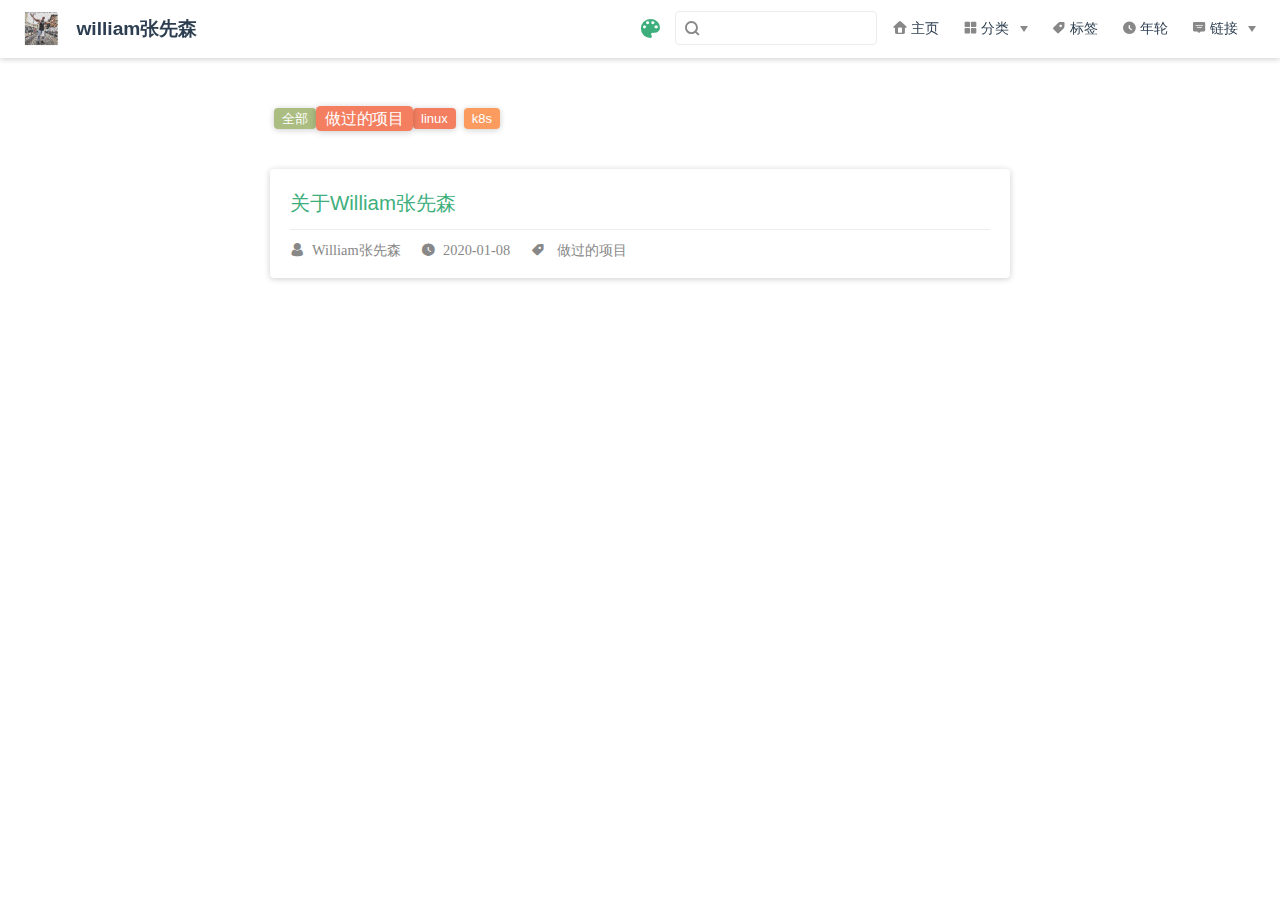
<file: tags/做过的项目/index.html>
<!DOCTYPE html>
<html lang="en-US">
  <head>
    <meta charset="utf-8">
    <meta name="viewport" content="width=device-width,initial-scale=1">
    <title>做过的项目 tags | william张先森</title>
    <meta name="description" content="凡是过往，皆为序章">
    <link rel="icon" href="/favicon.ico">
  <meta name="viewport" content="width=device-width,initial-scale=1,user-scalable=no">
    
    <link rel="preload" href="/assets/css/0.styles.38064801.css" as="style"><link rel="preload" href="/assets/js/app.45f2eec2.js" as="script"><link rel="preload" href="/assets/js/4.20de6d50.js" as="script"><link rel="preload" href="/assets/js/1.b38afefe.js" as="script"><link rel="prefetch" href="/assets/js/10.e4d17a5e.js"><link rel="prefetch" href="/assets/js/11.9ab81956.js"><link rel="prefetch" href="/assets/js/12.a5626820.js"><link rel="prefetch" href="/assets/js/13.d8551688.js"><link rel="prefetch" href="/assets/js/14.d1b84f15.js"><link rel="prefetch" href="/assets/js/15.6e1be184.js"><link rel="prefetch" href="/assets/js/3.09f38b70.js"><link rel="prefetch" href="/assets/js/5.73113fb7.js"><link rel="prefetch" href="/assets/js/6.df8fb600.js"><link rel="prefetch" href="/assets/js/7.79be7a03.js"><link rel="prefetch" href="/assets/js/8.62386034.js"><link rel="prefetch" href="/assets/js/9.2ff55b15.js">
    <link rel="stylesheet" href="/assets/css/0.styles.38064801.css">
  </head>
  <body>
    <div id="app" data-server-rendered="true"><div class="tag-wrapper" data-v-b196ff78><div class="theme-container no-sidebar" data-v-3225a568 data-v-b196ff78><div data-v-3225a568><div id="loader-wrapper" class="loading-wrapper" data-v-4b73742e data-v-3225a568 data-v-3225a568><div class="loader-main" data-v-4b73742e><div data-v-4b73742e></div><div data-v-4b73742e></div><div data-v-4b73742e></div><div data-v-4b73742e></div></div> <!----> <!----></div> <div class="password-shadow password-wrapper-out" style="display:none;" data-v-4f1fecb4 data-v-3225a568 data-v-3225a568><h3 class="title" style="display:none;" data-v-4f1fecb4 data-v-4f1fecb4>william张先森</h3> <!----> <label id="box" class="inputBox" style="display:none;" data-v-4f1fecb4 data-v-4f1fecb4><input type="password" value="" data-v-4f1fecb4> <span data-v-4f1fecb4>Konck! Knock!</span> <button data-v-4f1fecb4>OK</button></label> <div class="footer" style="display:none;" data-v-4f1fecb4 data-v-4f1fecb4><span data-v-4f1fecb4><i class="iconfont reco-theme" data-v-4f1fecb4></i> <a target="blank" href="https://vuepress-theme-reco.recoluan.com" data-v-4f1fecb4>vuePress-theme-reco</a></span> <span data-v-4f1fecb4><i class="iconfont reco-copyright" data-v-4f1fecb4></i> <a data-v-4f1fecb4><span data-v-4f1fecb4>William张先森</span>
            
          <span data-v-4f1fecb4>2019 - </span>
          2020
        </a></span></div></div> <div class="hide" data-v-3225a568><header class="navbar" data-v-3225a568><div class="sidebar-button"><svg xmlns="http://www.w3.org/2000/svg" aria-hidden="true" role="img" viewBox="0 0 448 512" class="icon"><path fill="currentColor" d="M436 124H12c-6.627 0-12-5.373-12-12V80c0-6.627 5.373-12 12-12h424c6.627 0 12 5.373 12 12v32c0 6.627-5.373 12-12 12zm0 160H12c-6.627 0-12-5.373-12-12v-32c0-6.627 5.373-12 12-12h424c6.627 0 12 5.373 12 12v32c0 6.627-5.373 12-12 12zm0 160H12c-6.627 0-12-5.373-12-12v-32c0-6.627 5.373-12 12-12h424c6.627 0 12 5.373 12 12v32c0 6.627-5.373 12-12 12z"></path></svg></div> <a href="/" class="home-link router-link-active"><img src="/headimg.jpeg" alt="william张先森" class="logo"> <span class="site-name">william张先森</span></a> <div class="links"><div class="color-picker"><a class="color-button"><i class="iconfont reco-color"></i></a> <div class="color-picker-menu" style="display:none;"><div class="mode-options"><h4 class="title">Choose mode</h4> <ul class="color-mode-options"><li class="dark">dark</li><li class="auto active">auto</li><li class="light">light</li></ul></div></div></div> <div class="search-box"><i class="iconfont reco-search"></i> <input aria-label="Search" autocomplete="off" spellcheck="false" value=""> <!----></div> <nav class="nav-links can-hide"><div class="nav-item"><a href="/" class="nav-link"><i class="iconfont reco-home"></i>
  主页
</a></div><div class="nav-item"><div class="dropdown-wrapper"><a class="dropdown-title"><span class="title"><i class="iconfont reco-category"></i>
      分类
    </span> <span class="arrow right"></span></a> <ul class="nav-dropdown" style="display:none;"><li class="dropdown-item"><!----> <a href="/categories/博主/" class="nav-link"><i class="iconfont undefined"></i>
  博主
</a></li><li class="dropdown-item"><!----> <a href="/categories/技术/" class="nav-link"><i class="iconfont undefined"></i>
  技术
</a></li></ul></div></div><div class="nav-item"><a href="/tag/" class="nav-link"><i class="iconfont reco-tag"></i>
  标签
</a></div><div class="nav-item"><a href="/timeline/" class="nav-link"><i class="iconfont reco-date"></i>
  年轮
</a></div><div class="nav-item"><div class="dropdown-wrapper"><a class="dropdown-title"><span class="title"><i class="iconfont reco-message"></i>
      链接
    </span> <span class="arrow right"></span></a> <ul class="nav-dropdown" style="display:none;"><li class="dropdown-item"><!----> <a href="https://github.com/William-ZXS" target="_blank" rel="noopener noreferrer" class="nav-link external"><i class="iconfont reco-github"></i>
  GitHub
  <svg xmlns="http://www.w3.org/2000/svg" aria-hidden="true" x="0px" y="0px" viewBox="0 0 100 100" width="15" height="15" class="icon outbound"><path fill="currentColor" d="M18.8,85.1h56l0,0c2.2,0,4-1.8,4-4v-32h-8v28h-48v-48h28v-8h-32l0,0c-2.2,0-4,1.8-4,4v56C14.8,83.3,16.6,85.1,18.8,85.1z"></path> <polygon fill="currentColor" points="45.7,48.7 51.3,54.3 77.2,28.5 77.2,37.2 85.2,37.2 85.2,14.9 62.8,14.9 62.8,22.9 71.5,22.9"></polygon></svg></a></li><li class="dropdown-item"><!----> <a href="https://weibo.com/u/3973323264?is_hot=1#_rnd1578482529415" target="_blank" rel="noopener noreferrer" class="nav-link external"><i class="iconfont icon-weibo"></i>
  微博
  <svg xmlns="http://www.w3.org/2000/svg" aria-hidden="true" x="0px" y="0px" viewBox="0 0 100 100" width="15" height="15" class="icon outbound"><path fill="currentColor" d="M18.8,85.1h56l0,0c2.2,0,4-1.8,4-4v-32h-8v28h-48v-48h28v-8h-32l0,0c-2.2,0-4,1.8-4,4v56C14.8,83.3,16.6,85.1,18.8,85.1z"></path> <polygon fill="currentColor" points="45.7,48.7 51.3,54.3 77.2,28.5 77.2,37.2 85.2,37.2 85.2,14.9 62.8,14.9 62.8,22.9 71.5,22.9"></polygon></svg></a></li></ul></div></div> <!----></nav></div></header> <div class="sidebar-mask" data-v-3225a568></div> <aside class="sidebar" data-v-3225a568><div class="personal-info-wrapper" data-v-4181c7d1><img src="/headimg.jpeg" alt="author-avatar" class="personal-img" data-v-4181c7d1> <h3 class="name" data-v-4181c7d1>
    William张先森
  </h3> <div class="num" data-v-4181c7d1><div data-v-4181c7d1><h3 data-v-4181c7d1>3</h3> <h6 data-v-4181c7d1>文章</h6></div> <div data-v-4181c7d1><h3 data-v-4181c7d1>3</h3> <h6 data-v-4181c7d1>标签</h6></div></div> <hr data-v-4181c7d1></div> <nav class="nav-links"><div class="nav-item"><a href="/" class="nav-link"><i class="iconfont reco-home"></i>
  主页
</a></div><div class="nav-item"><div class="dropdown-wrapper"><a class="dropdown-title"><span class="title"><i class="iconfont reco-category"></i>
      分类
    </span> <span class="arrow right"></span></a> <ul class="nav-dropdown" style="display:none;"><li class="dropdown-item"><!----> <a href="/categories/博主/" class="nav-link"><i class="iconfont undefined"></i>
  博主
</a></li><li class="dropdown-item"><!----> <a href="/categories/技术/" class="nav-link"><i class="iconfont undefined"></i>
  技术
</a></li></ul></div></div><div class="nav-item"><a href="/tag/" class="nav-link"><i class="iconfont reco-tag"></i>
  标签
</a></div><div class="nav-item"><a href="/timeline/" class="nav-link"><i class="iconfont reco-date"></i>
  年轮
</a></div><div class="nav-item"><div class="dropdown-wrapper"><a class="dropdown-title"><span class="title"><i class="iconfont reco-message"></i>
      链接
    </span> <span class="arrow right"></span></a> <ul class="nav-dropdown" style="display:none;"><li class="dropdown-item"><!----> <a href="https://github.com/William-ZXS" target="_blank" rel="noopener noreferrer" class="nav-link external"><i class="iconfont reco-github"></i>
  GitHub
  <svg xmlns="http://www.w3.org/2000/svg" aria-hidden="true" x="0px" y="0px" viewBox="0 0 100 100" width="15" height="15" class="icon outbound"><path fill="currentColor" d="M18.8,85.1h56l0,0c2.2,0,4-1.8,4-4v-32h-8v28h-48v-48h28v-8h-32l0,0c-2.2,0-4,1.8-4,4v56C14.8,83.3,16.6,85.1,18.8,85.1z"></path> <polygon fill="currentColor" points="45.7,48.7 51.3,54.3 77.2,28.5 77.2,37.2 85.2,37.2 85.2,14.9 62.8,14.9 62.8,22.9 71.5,22.9"></polygon></svg></a></li><li class="dropdown-item"><!----> <a href="https://weibo.com/u/3973323264?is_hot=1#_rnd1578482529415" target="_blank" rel="noopener noreferrer" class="nav-link external"><i class="iconfont icon-weibo"></i>
  微博
  <svg xmlns="http://www.w3.org/2000/svg" aria-hidden="true" x="0px" y="0px" viewBox="0 0 100 100" width="15" height="15" class="icon outbound"><path fill="currentColor" d="M18.8,85.1h56l0,0c2.2,0,4-1.8,4-4v-32h-8v28h-48v-48h28v-8h-32l0,0c-2.2,0-4,1.8-4,4v56C14.8,83.3,16.6,85.1,18.8,85.1z"></path> <polygon fill="currentColor" points="45.7,48.7 51.3,54.3 77.2,28.5 77.2,37.2 85.2,37.2 85.2,14.9 62.8,14.9 62.8,22.9 71.5,22.9"></polygon></svg></a></li></ul></div></div> <!----></nav>  <ul class="sidebar-links"><li><section class="sidebar-group depth-0"><p class="sidebar-heading open"><span></span> <!----></p> <!----></section></li></ul> </aside> <div class="password-shadow password-wrapper-in" style="display:none;" data-v-4f1fecb4 data-v-3225a568><h3 class="title" style="display:none;" data-v-4f1fecb4 data-v-4f1fecb4>做过的项目 tags</h3> <!----> <label id="box" class="inputBox" style="display:none;" data-v-4f1fecb4 data-v-4f1fecb4><input type="password" value="" data-v-4f1fecb4> <span data-v-4f1fecb4>Konck! Knock!</span> <button data-v-4f1fecb4>OK</button></label> <div class="footer" style="display:none;" data-v-4f1fecb4 data-v-4f1fecb4><span data-v-4f1fecb4><i class="iconfont reco-theme" data-v-4f1fecb4></i> <a target="blank" href="https://vuepress-theme-reco.recoluan.com" data-v-4f1fecb4>vuePress-theme-reco</a></span> <span data-v-4f1fecb4><i class="iconfont reco-copyright" data-v-4f1fecb4></i> <a data-v-4f1fecb4><span data-v-4f1fecb4>William张先森</span>
            
          <span data-v-4f1fecb4>2019 - </span>
          2020
        </a></span></div></div> <div data-v-3225a568><div class="tags tags" style="display:none;" data-v-088ea15f data-v-b196ff78 data-v-b196ff78><span style="background-color:#f47e60;" data-v-088ea15f>全部</span><span class="active" style="background-color:#f8b26a;" data-v-088ea15f>做过的项目</span><span style="background-color:#f26d6d;" data-v-088ea15f>linux</span><span style="background-color:#f8b26a;" data-v-088ea15f>k8s</span></div> <div class="abstract-wrapper list" style="display:none;" data-v-4d3da31a data-v-b196ff78 data-v-b196ff78><div class="abstract-item" data-v-556ebe5e data-v-4d3da31a><!----> <div class="title" data-v-556ebe5e><!----> <a href="/views/category-myself/2020/010801.html" data-v-556ebe5e>关于William张先森</a></div> <div class="abstract" data-v-556ebe5e></div> <hr class="hr" data-v-556ebe5e> <div data-v-dd8fe46e data-v-556ebe5e><i class="iconfont reco-account" data-v-dd8fe46e><span data-v-dd8fe46e>William张先森</span></i> <i class="iconfont reco-date" data-v-dd8fe46e><span data-v-dd8fe46e>2020-01-08</span></i> <!----> <i class="iconfont reco-tag tags" data-v-dd8fe46e><span class="tag-item" data-v-dd8fe46e>
      做过的项目
    </span></i></div></div></div> <div class="pagation pagation" style="display:none;" data-v-303bd5dc data-v-b196ff78 data-v-b196ff78><div class="pagation-list" data-v-303bd5dc><span unselectable="on" class="jump" style="display:none;" data-v-303bd5dc>Prev</span> <span class="jump" style="display:none;" data-v-303bd5dc>1</span> <span class="ellipsis" style="display:none;" data-v-303bd5dc>...</span> <span class="jump bgprimary" data-v-303bd5dc>1</span> <span class="ellipsis" style="display:none;" data-v-303bd5dc>...</span> <span class="jump" style="display:none;" data-v-303bd5dc>1</span> <span class="jump" style="display:none;" data-v-303bd5dc>Next</span> <span class="jumppoint" data-v-303bd5dc>跳转到：</span> <span class="jumpinp" data-v-303bd5dc><input type="text" value="" data-v-303bd5dc></span> <span class="jump gobtn" data-v-303bd5dc>GO</span></div></div> <div class="comments-wrapper" style="display:none;" data-v-3225a568><!----></div></div></div></div></div></div><div class="global-ui"><div class="back-to-ceiling" style="right:1rem;bottom:6rem;width:2.5rem;height:2.5rem;border-radius:.25rem;line-height:2.5rem;display:none;" data-v-a81d141e data-v-a81d141e><svg t="1574745035067" viewBox="0 0 1024 1024" version="1.1" xmlns="http://www.w3.org/2000/svg" p-id="5404" class="icon" data-v-a81d141e><path d="M526.60727968 10.90185116a27.675 27.675 0 0 0-29.21455937 0c-131.36607665 82.28402758-218.69155461 228.01873535-218.69155402 394.07834331a462.20625001 462.20625001 0 0 0 5.36959153 69.94390903c1.00431239 6.55289093-0.34802892 13.13561351-3.76865779 18.80351572-32.63518765 54.11355614-51.75690182 118.55860487-51.7569018 187.94566865a371.06718723 371.06718723 0 0 0 11.50484808 91.98906777c6.53300375 25.50556257 41.68394495 28.14064038 52.69160883 4.22606766 17.37162448-37.73630017 42.14135425-72.50938081 72.80769204-103.21549295 2.18761121 3.04276886 4.15646224 6.24463696 6.40373557 9.22774369a1871.4375 1871.4375 0 0 0 140.04691725 5.34970492 1866.36093723 1866.36093723 0 0 0 140.04691723-5.34970492c2.24727335-2.98310674 4.21612437-6.18497483 6.3937923-9.2178004 30.66633723 30.70611158 55.4360664 65.4791928 72.80769147 103.21549355 11.00766384 23.91457269 46.15860503 21.27949489 52.69160879-4.22606768a371.15156223 371.15156223 0 0 0 11.514792-91.99901164c0-69.36717486-19.13165746-133.82216804-51.75690182-187.92578088-3.42062944-5.66790279-4.76302748-12.26056868-3.76865837-18.80351632a462.20625001 462.20625001 0 0 0 5.36959269-69.943909c-0.00994388-166.08943902-87.32547796-311.81420293-218.6915546-394.09823051zM605.93803103 357.87693858a93.93749974 93.93749974 0 1 1-187.89594924 6.1e-7 93.93749974 93.93749974 0 0 1 187.89594924-6.1e-7z" p-id="5405" data-v-a81d141e></path><path d="M429.50777625 765.63860547C429.50777625 803.39355007 466.44236686 1000.39046097 512.00932183 1000.39046097c45.56695499 0 82.4922232-197.00623328 82.5015456-234.7518555 0-37.75494459-36.9345906-68.35043303-82.4922232-68.34111062-45.57627738-0.00932239-82.52019037 30.59548842-82.51086798 68.34111062z" p-id="5406" data-v-a81d141e></path></svg></div></div></div>
    <script src="/assets/js/app.45f2eec2.js" defer></script><script src="/assets/js/4.20de6d50.js" defer></script><script src="/assets/js/1.b38afefe.js" defer></script>
  </body>
</html>
</file>
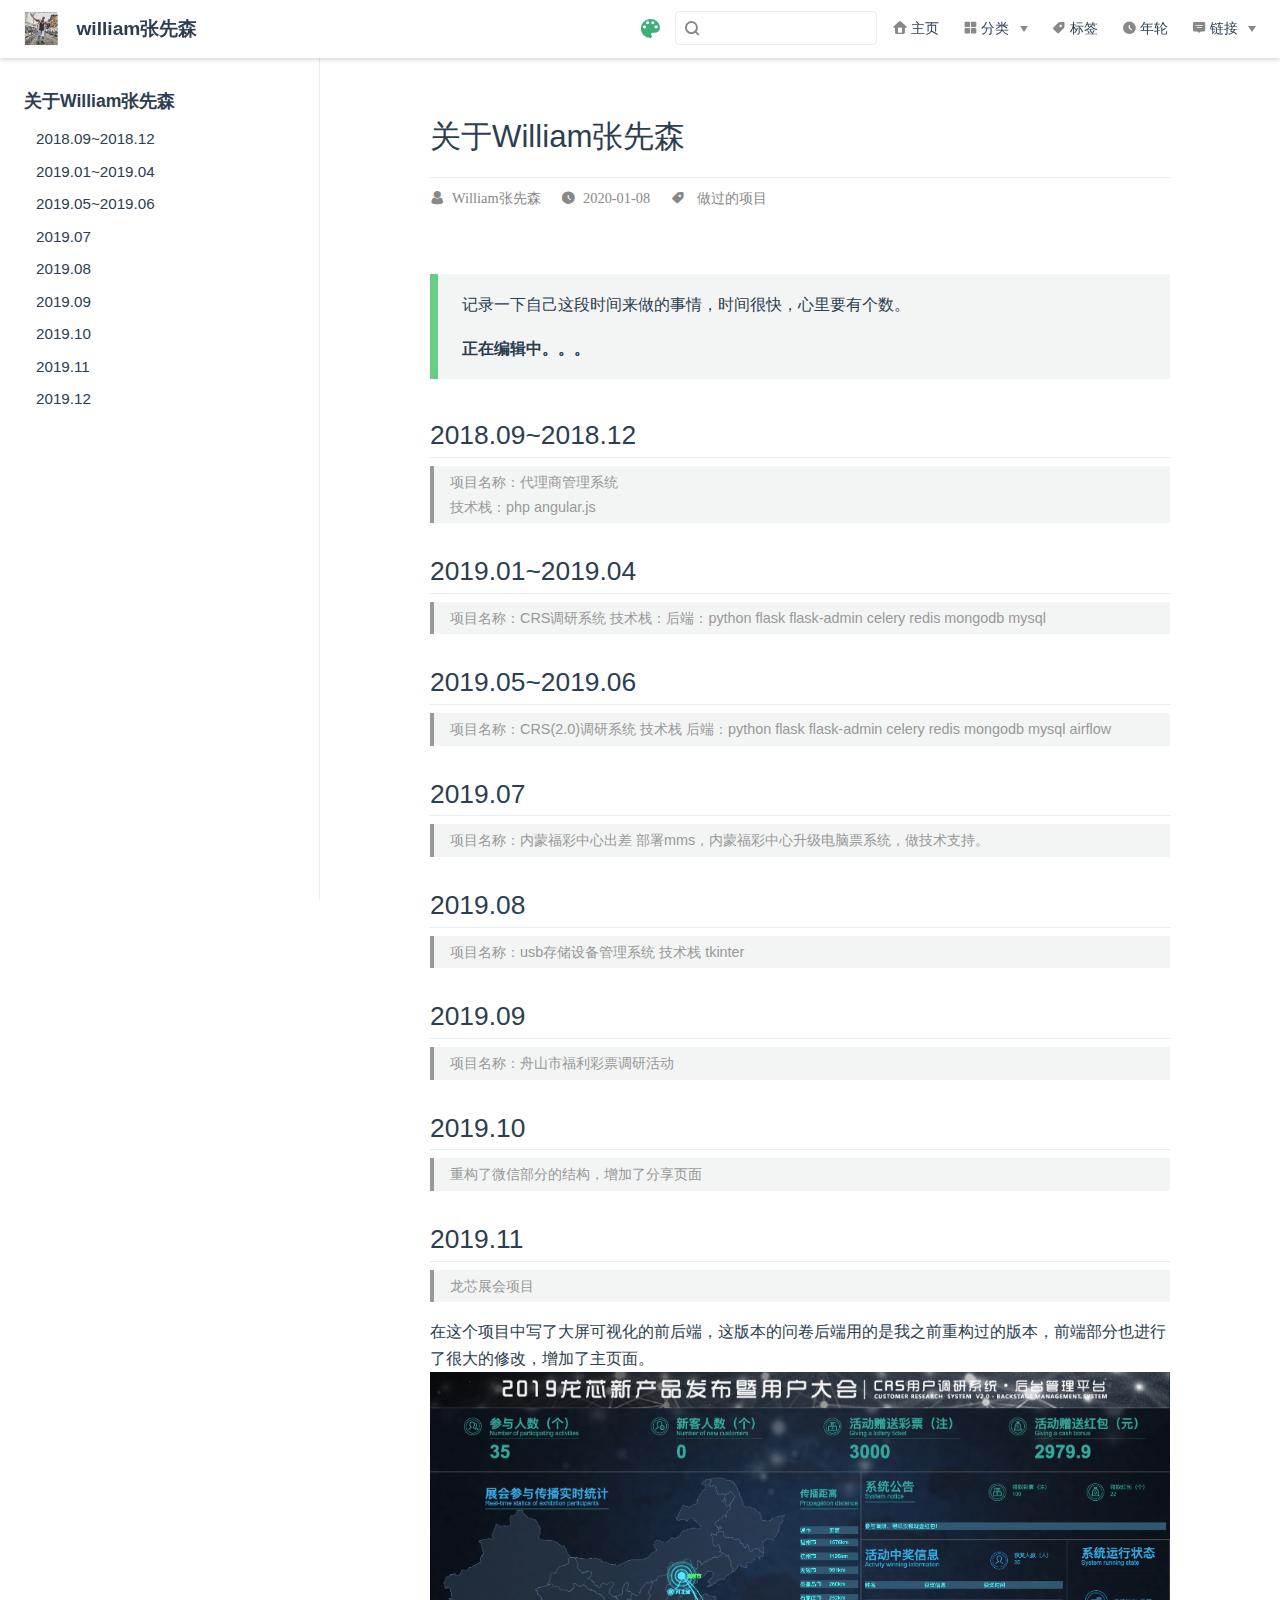
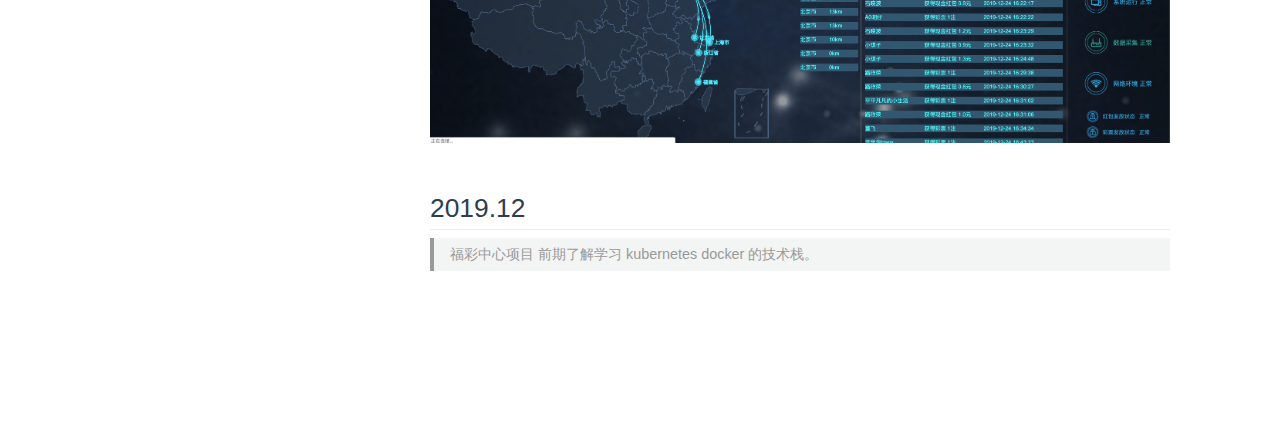
<file: views/category-myself/2020/010801.html>
<!DOCTYPE html>
<html lang="en-US">
  <head>
    <meta charset="utf-8">
    <meta name="viewport" content="width=device-width,initial-scale=1">
    <title>关于William张先森 | william张先森</title>
    <meta name="description" content="凡是过往，皆为序章">
    <link rel="icon" href="/favicon.ico">
  <meta name="viewport" content="width=device-width,initial-scale=1,user-scalable=no">
    
    <link rel="preload" href="/assets/css/0.styles.38064801.css" as="style"><link rel="preload" href="/assets/js/app.45f2eec2.js" as="script"><link rel="preload" href="/assets/js/3.09f38b70.js" as="script"><link rel="preload" href="/assets/js/1.b38afefe.js" as="script"><link rel="preload" href="/assets/js/10.e4d17a5e.js" as="script"><link rel="prefetch" href="/assets/js/11.9ab81956.js"><link rel="prefetch" href="/assets/js/12.a5626820.js"><link rel="prefetch" href="/assets/js/13.d8551688.js"><link rel="prefetch" href="/assets/js/14.d1b84f15.js"><link rel="prefetch" href="/assets/js/15.6e1be184.js"><link rel="prefetch" href="/assets/js/4.20de6d50.js"><link rel="prefetch" href="/assets/js/5.73113fb7.js"><link rel="prefetch" href="/assets/js/6.df8fb600.js"><link rel="prefetch" href="/assets/js/7.79be7a03.js"><link rel="prefetch" href="/assets/js/8.62386034.js"><link rel="prefetch" href="/assets/js/9.2ff55b15.js">
    <link rel="stylesheet" href="/assets/css/0.styles.38064801.css">
  </head>
  <body>
    <div id="app" data-server-rendered="true"><div><div class="theme-container" data-v-3225a568><div data-v-3225a568><div id="loader-wrapper" class="loading-wrapper" data-v-4b73742e data-v-3225a568 data-v-3225a568><div class="loader-main" data-v-4b73742e><div data-v-4b73742e></div><div data-v-4b73742e></div><div data-v-4b73742e></div><div data-v-4b73742e></div></div> <!----> <!----></div> <div class="password-shadow password-wrapper-out" style="display:none;" data-v-4f1fecb4 data-v-3225a568 data-v-3225a568><h3 class="title" style="display:none;" data-v-4f1fecb4 data-v-4f1fecb4>william张先森</h3> <!----> <label id="box" class="inputBox" style="display:none;" data-v-4f1fecb4 data-v-4f1fecb4><input type="password" value="" data-v-4f1fecb4> <span data-v-4f1fecb4>Konck! Knock!</span> <button data-v-4f1fecb4>OK</button></label> <div class="footer" style="display:none;" data-v-4f1fecb4 data-v-4f1fecb4><span data-v-4f1fecb4><i class="iconfont reco-theme" data-v-4f1fecb4></i> <a target="blank" href="https://vuepress-theme-reco.recoluan.com" data-v-4f1fecb4>vuePress-theme-reco</a></span> <span data-v-4f1fecb4><i class="iconfont reco-copyright" data-v-4f1fecb4></i> <a data-v-4f1fecb4><span data-v-4f1fecb4>William张先森</span>
            
          <span data-v-4f1fecb4>2019 - </span>
          2020
        </a></span></div></div> <div class="hide" data-v-3225a568><header class="navbar" data-v-3225a568><div class="sidebar-button"><svg xmlns="http://www.w3.org/2000/svg" aria-hidden="true" role="img" viewBox="0 0 448 512" class="icon"><path fill="currentColor" d="M436 124H12c-6.627 0-12-5.373-12-12V80c0-6.627 5.373-12 12-12h424c6.627 0 12 5.373 12 12v32c0 6.627-5.373 12-12 12zm0 160H12c-6.627 0-12-5.373-12-12v-32c0-6.627 5.373-12 12-12h424c6.627 0 12 5.373 12 12v32c0 6.627-5.373 12-12 12zm0 160H12c-6.627 0-12-5.373-12-12v-32c0-6.627 5.373-12 12-12h424c6.627 0 12 5.373 12 12v32c0 6.627-5.373 12-12 12z"></path></svg></div> <a href="/" class="home-link router-link-active"><img src="/headimg.jpeg" alt="william张先森" class="logo"> <span class="site-name">william张先森</span></a> <div class="links"><div class="color-picker"><a class="color-button"><i class="iconfont reco-color"></i></a> <div class="color-picker-menu" style="display:none;"><div class="mode-options"><h4 class="title">Choose mode</h4> <ul class="color-mode-options"><li class="dark">dark</li><li class="auto active">auto</li><li class="light">light</li></ul></div></div></div> <div class="search-box"><i class="iconfont reco-search"></i> <input aria-label="Search" autocomplete="off" spellcheck="false" value=""> <!----></div> <nav class="nav-links can-hide"><div class="nav-item"><a href="/" class="nav-link"><i class="iconfont reco-home"></i>
  主页
</a></div><div class="nav-item"><div class="dropdown-wrapper"><a class="dropdown-title"><span class="title"><i class="iconfont reco-category"></i>
      分类
    </span> <span class="arrow right"></span></a> <ul class="nav-dropdown" style="display:none;"><li class="dropdown-item"><!----> <a href="/categories/博主/" class="nav-link"><i class="iconfont undefined"></i>
  博主
</a></li><li class="dropdown-item"><!----> <a href="/categories/技术/" class="nav-link"><i class="iconfont undefined"></i>
  技术
</a></li></ul></div></div><div class="nav-item"><a href="/tag/" class="nav-link"><i class="iconfont reco-tag"></i>
  标签
</a></div><div class="nav-item"><a href="/timeline/" class="nav-link"><i class="iconfont reco-date"></i>
  年轮
</a></div><div class="nav-item"><div class="dropdown-wrapper"><a class="dropdown-title"><span class="title"><i class="iconfont reco-message"></i>
      链接
    </span> <span class="arrow right"></span></a> <ul class="nav-dropdown" style="display:none;"><li class="dropdown-item"><!----> <a href="https://github.com/William-ZXS" target="_blank" rel="noopener noreferrer" class="nav-link external"><i class="iconfont reco-github"></i>
  GitHub
  <svg xmlns="http://www.w3.org/2000/svg" aria-hidden="true" x="0px" y="0px" viewBox="0 0 100 100" width="15" height="15" class="icon outbound"><path fill="currentColor" d="M18.8,85.1h56l0,0c2.2,0,4-1.8,4-4v-32h-8v28h-48v-48h28v-8h-32l0,0c-2.2,0-4,1.8-4,4v56C14.8,83.3,16.6,85.1,18.8,85.1z"></path> <polygon fill="currentColor" points="45.7,48.7 51.3,54.3 77.2,28.5 77.2,37.2 85.2,37.2 85.2,14.9 62.8,14.9 62.8,22.9 71.5,22.9"></polygon></svg></a></li><li class="dropdown-item"><!----> <a href="https://weibo.com/u/3973323264?is_hot=1#_rnd1578482529415" target="_blank" rel="noopener noreferrer" class="nav-link external"><i class="iconfont icon-weibo"></i>
  微博
  <svg xmlns="http://www.w3.org/2000/svg" aria-hidden="true" x="0px" y="0px" viewBox="0 0 100 100" width="15" height="15" class="icon outbound"><path fill="currentColor" d="M18.8,85.1h56l0,0c2.2,0,4-1.8,4-4v-32h-8v28h-48v-48h28v-8h-32l0,0c-2.2,0-4,1.8-4,4v56C14.8,83.3,16.6,85.1,18.8,85.1z"></path> <polygon fill="currentColor" points="45.7,48.7 51.3,54.3 77.2,28.5 77.2,37.2 85.2,37.2 85.2,14.9 62.8,14.9 62.8,22.9 71.5,22.9"></polygon></svg></a></li></ul></div></div> <!----></nav></div></header> <div class="sidebar-mask" data-v-3225a568></div> <aside class="sidebar" data-v-3225a568><div class="personal-info-wrapper" data-v-4181c7d1><img src="/headimg.jpeg" alt="author-avatar" class="personal-img" data-v-4181c7d1> <h3 class="name" data-v-4181c7d1>
    William张先森
  </h3> <div class="num" data-v-4181c7d1><div data-v-4181c7d1><h3 data-v-4181c7d1>3</h3> <h6 data-v-4181c7d1>文章</h6></div> <div data-v-4181c7d1><h3 data-v-4181c7d1>3</h3> <h6 data-v-4181c7d1>标签</h6></div></div> <hr data-v-4181c7d1></div> <nav class="nav-links"><div class="nav-item"><a href="/" class="nav-link"><i class="iconfont reco-home"></i>
  主页
</a></div><div class="nav-item"><div class="dropdown-wrapper"><a class="dropdown-title"><span class="title"><i class="iconfont reco-category"></i>
      分类
    </span> <span class="arrow right"></span></a> <ul class="nav-dropdown" style="display:none;"><li class="dropdown-item"><!----> <a href="/categories/博主/" class="nav-link"><i class="iconfont undefined"></i>
  博主
</a></li><li class="dropdown-item"><!----> <a href="/categories/技术/" class="nav-link"><i class="iconfont undefined"></i>
  技术
</a></li></ul></div></div><div class="nav-item"><a href="/tag/" class="nav-link"><i class="iconfont reco-tag"></i>
  标签
</a></div><div class="nav-item"><a href="/timeline/" class="nav-link"><i class="iconfont reco-date"></i>
  年轮
</a></div><div class="nav-item"><div class="dropdown-wrapper"><a class="dropdown-title"><span class="title"><i class="iconfont reco-message"></i>
      链接
    </span> <span class="arrow right"></span></a> <ul class="nav-dropdown" style="display:none;"><li class="dropdown-item"><!----> <a href="https://github.com/William-ZXS" target="_blank" rel="noopener noreferrer" class="nav-link external"><i class="iconfont reco-github"></i>
  GitHub
  <svg xmlns="http://www.w3.org/2000/svg" aria-hidden="true" x="0px" y="0px" viewBox="0 0 100 100" width="15" height="15" class="icon outbound"><path fill="currentColor" d="M18.8,85.1h56l0,0c2.2,0,4-1.8,4-4v-32h-8v28h-48v-48h28v-8h-32l0,0c-2.2,0-4,1.8-4,4v56C14.8,83.3,16.6,85.1,18.8,85.1z"></path> <polygon fill="currentColor" points="45.7,48.7 51.3,54.3 77.2,28.5 77.2,37.2 85.2,37.2 85.2,14.9 62.8,14.9 62.8,22.9 71.5,22.9"></polygon></svg></a></li><li class="dropdown-item"><!----> <a href="https://weibo.com/u/3973323264?is_hot=1#_rnd1578482529415" target="_blank" rel="noopener noreferrer" class="nav-link external"><i class="iconfont icon-weibo"></i>
  微博
  <svg xmlns="http://www.w3.org/2000/svg" aria-hidden="true" x="0px" y="0px" viewBox="0 0 100 100" width="15" height="15" class="icon outbound"><path fill="currentColor" d="M18.8,85.1h56l0,0c2.2,0,4-1.8,4-4v-32h-8v28h-48v-48h28v-8h-32l0,0c-2.2,0-4,1.8-4,4v56C14.8,83.3,16.6,85.1,18.8,85.1z"></path> <polygon fill="currentColor" points="45.7,48.7 51.3,54.3 77.2,28.5 77.2,37.2 85.2,37.2 85.2,14.9 62.8,14.9 62.8,22.9 71.5,22.9"></polygon></svg></a></li></ul></div></div> <!----></nav>  <ul class="sidebar-links"><li><section class="sidebar-group depth-0"><p class="sidebar-heading open"><span>关于William张先森</span> <!----></p> <ul class="sidebar-links sidebar-group-items"><li><a href="/views/category-myself/2020/010801.html#_2018-09-2018-12" class="sidebar-link">2018.09~2018.12</a><ul class="sidebar-sub-headers"></ul></li><li><a href="/views/category-myself/2020/010801.html#_2019-01-2019-04" class="sidebar-link">2019.01~2019.04</a><ul class="sidebar-sub-headers"></ul></li><li><a href="/views/category-myself/2020/010801.html#_2019-05-2019-06" class="sidebar-link">2019.05~2019.06</a><ul class="sidebar-sub-headers"></ul></li><li><a href="/views/category-myself/2020/010801.html#_2019-07" class="sidebar-link">2019.07</a><ul class="sidebar-sub-headers"></ul></li><li><a href="/views/category-myself/2020/010801.html#_2019-08" class="sidebar-link">2019.08</a><ul class="sidebar-sub-headers"></ul></li><li><a href="/views/category-myself/2020/010801.html#_2019-09" class="sidebar-link">2019.09</a><ul class="sidebar-sub-headers"></ul></li><li><a href="/views/category-myself/2020/010801.html#_2019-10" class="sidebar-link">2019.10</a><ul class="sidebar-sub-headers"></ul></li><li><a href="/views/category-myself/2020/010801.html#_2019-11" class="sidebar-link">2019.11</a><ul class="sidebar-sub-headers"></ul></li><li><a href="/views/category-myself/2020/010801.html#_2019-12" class="sidebar-link">2019.12</a><ul class="sidebar-sub-headers"></ul></li></ul></section></li></ul> </aside> <div class="password-shadow password-wrapper-in" style="display:none;" data-v-4f1fecb4 data-v-3225a568><h3 class="title" style="display:none;" data-v-4f1fecb4 data-v-4f1fecb4>关于William张先森</h3> <!----> <label id="box" class="inputBox" style="display:none;" data-v-4f1fecb4 data-v-4f1fecb4><input type="password" value="" data-v-4f1fecb4> <span data-v-4f1fecb4>Konck! Knock!</span> <button data-v-4f1fecb4>OK</button></label> <div class="footer" style="display:none;" data-v-4f1fecb4 data-v-4f1fecb4><span data-v-4f1fecb4><i class="iconfont reco-theme" data-v-4f1fecb4></i> <a target="blank" href="https://vuepress-theme-reco.recoluan.com" data-v-4f1fecb4>vuePress-theme-reco</a></span> <span data-v-4f1fecb4><i class="iconfont reco-copyright" data-v-4f1fecb4></i> <a data-v-4f1fecb4><span data-v-4f1fecb4>William张先森</span>
            
          <span data-v-4f1fecb4>2019 - </span>
          2020
        </a></span></div></div> <div data-v-3225a568><main class="page"><!----> <div class="page-title" style="display:none;"><h1>关于William张先森</h1> <hr> <div data-v-dd8fe46e><i class="iconfont reco-account" data-v-dd8fe46e><span data-v-dd8fe46e>William张先森</span></i> <i class="iconfont reco-date" data-v-dd8fe46e><span data-v-dd8fe46e>2020-01-08</span></i> <!----> <i class="iconfont reco-tag tags" data-v-dd8fe46e><span class="tag-item" data-v-dd8fe46e>
      做过的项目
    </span></i></div></div> <div class="theme-reco-content content__default" style="display:none;"><div class="custom-block tip"><p>记录一下自己这段时间来做的事情，时间很快，心里要有个数。</p> <p><strong>正在编辑中。。。</strong></p></div> <h2 id="_2018-09-2018-12"><a href="#_2018-09-2018-12" class="header-anchor">#</a> 2018.09~2018.12</h2> <blockquote><p>项目名称：代理商管理系统<br>
技术栈：php angular.js</p></blockquote> <h2 id="_2019-01-2019-04"><a href="#_2019-01-2019-04" class="header-anchor">#</a> 2019.01~2019.04</h2> <blockquote><p>项目名称：CRS调研系统
技术栈：后端：python flask  flask-admin  celery redis mongodb mysql</p></blockquote> <h2 id="_2019-05-2019-06"><a href="#_2019-05-2019-06" class="header-anchor">#</a> 2019.05~2019.06</h2> <blockquote><p>项目名称：CRS(2.0)调研系统
技术栈 后端：python flask  flask-admin  celery redis mongodb mysql airflow</p></blockquote> <h2 id="_2019-07"><a href="#_2019-07" class="header-anchor">#</a> 2019.07</h2> <blockquote><p>项目名称：内蒙福彩中心出差
部署mms，内蒙福彩中心升级电脑票系统，做技术支持。</p></blockquote> <h2 id="_2019-08"><a href="#_2019-08" class="header-anchor">#</a> 2019.08</h2> <blockquote><p>项目名称：usb存储设备管理系统
技术栈 tkinter</p></blockquote> <h2 id="_2019-09"><a href="#_2019-09" class="header-anchor">#</a> 2019.09</h2> <blockquote><p>项目名称：舟山市福利彩票调研活动</p></blockquote> <h2 id="_2019-10"><a href="#_2019-10" class="header-anchor">#</a> 2019.10</h2> <blockquote><p>重构了微信部分的结构，增加了分享页面</p></blockquote> <h2 id="_2019-11"><a href="#_2019-11" class="header-anchor">#</a> 2019.11</h2> <blockquote><p>龙芯展会项目</p></blockquote> <p>在这个项目中写了大屏可视化的前后端，这版本的问卷后端用的是我之前重构过的版本，前端部分也进行了很大的修改，增加了主页面。
<img src="/assets/img/lgindex.9e659545.png" alt="lgindex.png"></p> <h2 id="_2019-12"><a href="#_2019-12" class="header-anchor">#</a> 2019.12</h2> <blockquote><p>福彩中心项目
前期了解学习 kubernetes docker 的技术栈。</p></blockquote></div> <footer class="page-edit" style="display:none;"><!----> <!----></footer> <!----> <!----></main> <!----> <div class="comments-wrapper" data-v-3225a568><!----></div></div></div></div></div></div><div class="global-ui"><div class="back-to-ceiling" style="right:1rem;bottom:6rem;width:2.5rem;height:2.5rem;border-radius:.25rem;line-height:2.5rem;display:none;" data-v-a81d141e data-v-a81d141e><svg t="1574745035067" viewBox="0 0 1024 1024" version="1.1" xmlns="http://www.w3.org/2000/svg" p-id="5404" class="icon" data-v-a81d141e><path d="M526.60727968 10.90185116a27.675 27.675 0 0 0-29.21455937 0c-131.36607665 82.28402758-218.69155461 228.01873535-218.69155402 394.07834331a462.20625001 462.20625001 0 0 0 5.36959153 69.94390903c1.00431239 6.55289093-0.34802892 13.13561351-3.76865779 18.80351572-32.63518765 54.11355614-51.75690182 118.55860487-51.7569018 187.94566865a371.06718723 371.06718723 0 0 0 11.50484808 91.98906777c6.53300375 25.50556257 41.68394495 28.14064038 52.69160883 4.22606766 17.37162448-37.73630017 42.14135425-72.50938081 72.80769204-103.21549295 2.18761121 3.04276886 4.15646224 6.24463696 6.40373557 9.22774369a1871.4375 1871.4375 0 0 0 140.04691725 5.34970492 1866.36093723 1866.36093723 0 0 0 140.04691723-5.34970492c2.24727335-2.98310674 4.21612437-6.18497483 6.3937923-9.2178004 30.66633723 30.70611158 55.4360664 65.4791928 72.80769147 103.21549355 11.00766384 23.91457269 46.15860503 21.27949489 52.69160879-4.22606768a371.15156223 371.15156223 0 0 0 11.514792-91.99901164c0-69.36717486-19.13165746-133.82216804-51.75690182-187.92578088-3.42062944-5.66790279-4.76302748-12.26056868-3.76865837-18.80351632a462.20625001 462.20625001 0 0 0 5.36959269-69.943909c-0.00994388-166.08943902-87.32547796-311.81420293-218.6915546-394.09823051zM605.93803103 357.87693858a93.93749974 93.93749974 0 1 1-187.89594924 6.1e-7 93.93749974 93.93749974 0 0 1 187.89594924-6.1e-7z" p-id="5405" data-v-a81d141e></path><path d="M429.50777625 765.63860547C429.50777625 803.39355007 466.44236686 1000.39046097 512.00932183 1000.39046097c45.56695499 0 82.4922232-197.00623328 82.5015456-234.7518555 0-37.75494459-36.9345906-68.35043303-82.4922232-68.34111062-45.57627738-0.00932239-82.52019037 30.59548842-82.51086798 68.34111062z" p-id="5406" data-v-a81d141e></path></svg></div></div></div>
    <script src="/assets/js/app.45f2eec2.js" defer></script><script src="/assets/js/3.09f38b70.js" defer></script><script src="/assets/js/1.b38afefe.js" defer></script><script src="/assets/js/10.e4d17a5e.js" defer></script>
  </body>
</html>
</file>
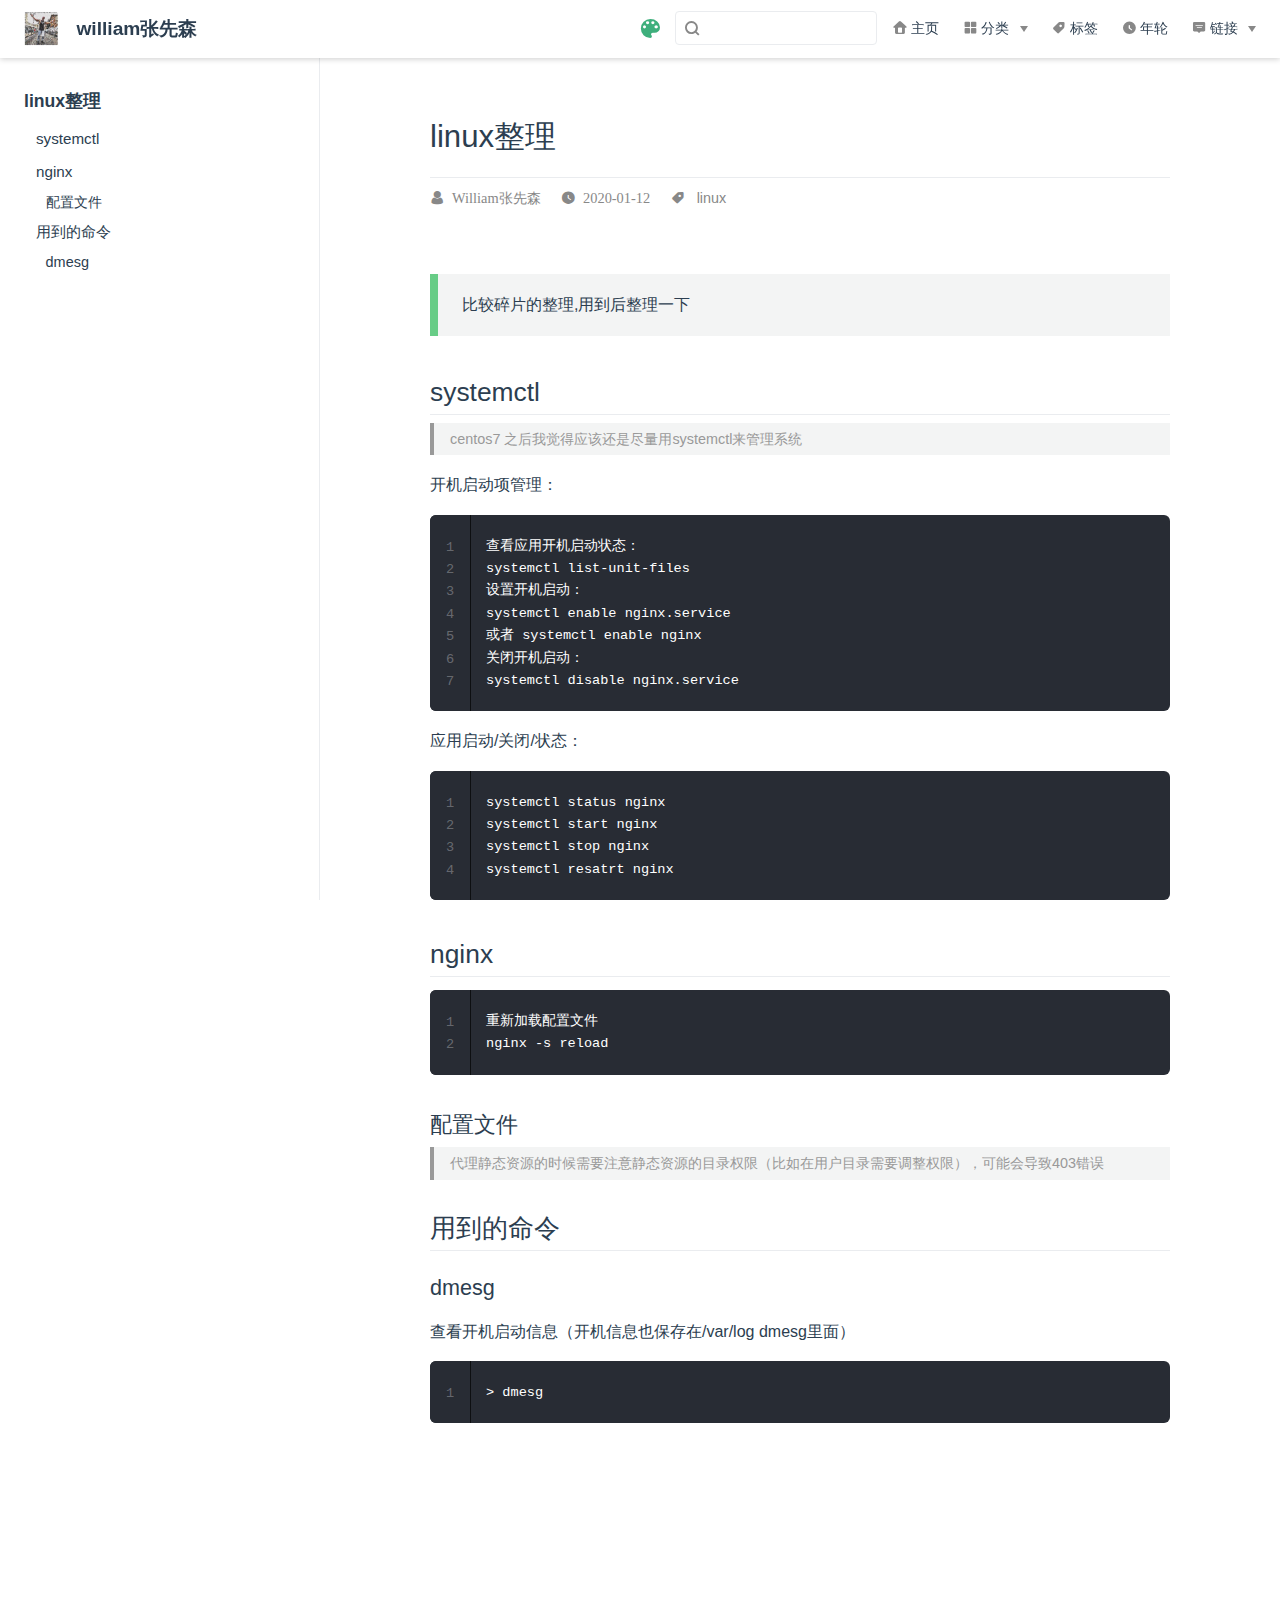
<file: views/category-skill/2020/011201.html>
<!DOCTYPE html>
<html lang="en-US">
  <head>
    <meta charset="utf-8">
    <meta name="viewport" content="width=device-width,initial-scale=1">
    <title>linux整理 | william张先森</title>
    <meta name="description" content="凡是过往，皆为序章">
    <link rel="icon" href="/favicon.ico">
  <meta name="viewport" content="width=device-width,initial-scale=1,user-scalable=no">
    
    <link rel="preload" href="/assets/css/0.styles.38064801.css" as="style"><link rel="preload" href="/assets/js/app.45f2eec2.js" as="script"><link rel="preload" href="/assets/js/3.09f38b70.js" as="script"><link rel="preload" href="/assets/js/1.b38afefe.js" as="script"><link rel="preload" href="/assets/js/12.a5626820.js" as="script"><link rel="prefetch" href="/assets/js/10.e4d17a5e.js"><link rel="prefetch" href="/assets/js/11.9ab81956.js"><link rel="prefetch" href="/assets/js/13.d8551688.js"><link rel="prefetch" href="/assets/js/14.d1b84f15.js"><link rel="prefetch" href="/assets/js/15.6e1be184.js"><link rel="prefetch" href="/assets/js/4.20de6d50.js"><link rel="prefetch" href="/assets/js/5.73113fb7.js"><link rel="prefetch" href="/assets/js/6.df8fb600.js"><link rel="prefetch" href="/assets/js/7.79be7a03.js"><link rel="prefetch" href="/assets/js/8.62386034.js"><link rel="prefetch" href="/assets/js/9.2ff55b15.js">
    <link rel="stylesheet" href="/assets/css/0.styles.38064801.css">
  </head>
  <body>
    <div id="app" data-server-rendered="true"><div><div class="theme-container" data-v-3225a568><div data-v-3225a568><div id="loader-wrapper" class="loading-wrapper" data-v-4b73742e data-v-3225a568 data-v-3225a568><div class="loader-main" data-v-4b73742e><div data-v-4b73742e></div><div data-v-4b73742e></div><div data-v-4b73742e></div><div data-v-4b73742e></div></div> <!----> <!----></div> <div class="password-shadow password-wrapper-out" style="display:none;" data-v-4f1fecb4 data-v-3225a568 data-v-3225a568><h3 class="title" style="display:none;" data-v-4f1fecb4 data-v-4f1fecb4>william张先森</h3> <!----> <label id="box" class="inputBox" style="display:none;" data-v-4f1fecb4 data-v-4f1fecb4><input type="password" value="" data-v-4f1fecb4> <span data-v-4f1fecb4>Konck! Knock!</span> <button data-v-4f1fecb4>OK</button></label> <div class="footer" style="display:none;" data-v-4f1fecb4 data-v-4f1fecb4><span data-v-4f1fecb4><i class="iconfont reco-theme" data-v-4f1fecb4></i> <a target="blank" href="https://vuepress-theme-reco.recoluan.com" data-v-4f1fecb4>vuePress-theme-reco</a></span> <span data-v-4f1fecb4><i class="iconfont reco-copyright" data-v-4f1fecb4></i> <a data-v-4f1fecb4><span data-v-4f1fecb4>William张先森</span>
            
          <span data-v-4f1fecb4>2019 - </span>
          2020
        </a></span></div></div> <div class="hide" data-v-3225a568><header class="navbar" data-v-3225a568><div class="sidebar-button"><svg xmlns="http://www.w3.org/2000/svg" aria-hidden="true" role="img" viewBox="0 0 448 512" class="icon"><path fill="currentColor" d="M436 124H12c-6.627 0-12-5.373-12-12V80c0-6.627 5.373-12 12-12h424c6.627 0 12 5.373 12 12v32c0 6.627-5.373 12-12 12zm0 160H12c-6.627 0-12-5.373-12-12v-32c0-6.627 5.373-12 12-12h424c6.627 0 12 5.373 12 12v32c0 6.627-5.373 12-12 12zm0 160H12c-6.627 0-12-5.373-12-12v-32c0-6.627 5.373-12 12-12h424c6.627 0 12 5.373 12 12v32c0 6.627-5.373 12-12 12z"></path></svg></div> <a href="/" class="home-link router-link-active"><img src="/headimg.jpeg" alt="william张先森" class="logo"> <span class="site-name">william张先森</span></a> <div class="links"><div class="color-picker"><a class="color-button"><i class="iconfont reco-color"></i></a> <div class="color-picker-menu" style="display:none;"><div class="mode-options"><h4 class="title">Choose mode</h4> <ul class="color-mode-options"><li class="dark">dark</li><li class="auto active">auto</li><li class="light">light</li></ul></div></div></div> <div class="search-box"><i class="iconfont reco-search"></i> <input aria-label="Search" autocomplete="off" spellcheck="false" value=""> <!----></div> <nav class="nav-links can-hide"><div class="nav-item"><a href="/" class="nav-link"><i class="iconfont reco-home"></i>
  主页
</a></div><div class="nav-item"><div class="dropdown-wrapper"><a class="dropdown-title"><span class="title"><i class="iconfont reco-category"></i>
      分类
    </span> <span class="arrow right"></span></a> <ul class="nav-dropdown" style="display:none;"><li class="dropdown-item"><!----> <a href="/categories/博主/" class="nav-link"><i class="iconfont undefined"></i>
  博主
</a></li><li class="dropdown-item"><!----> <a href="/categories/技术/" class="nav-link"><i class="iconfont undefined"></i>
  技术
</a></li></ul></div></div><div class="nav-item"><a href="/tag/" class="nav-link"><i class="iconfont reco-tag"></i>
  标签
</a></div><div class="nav-item"><a href="/timeline/" class="nav-link"><i class="iconfont reco-date"></i>
  年轮
</a></div><div class="nav-item"><div class="dropdown-wrapper"><a class="dropdown-title"><span class="title"><i class="iconfont reco-message"></i>
      链接
    </span> <span class="arrow right"></span></a> <ul class="nav-dropdown" style="display:none;"><li class="dropdown-item"><!----> <a href="https://github.com/William-ZXS" target="_blank" rel="noopener noreferrer" class="nav-link external"><i class="iconfont reco-github"></i>
  GitHub
  <svg xmlns="http://www.w3.org/2000/svg" aria-hidden="true" x="0px" y="0px" viewBox="0 0 100 100" width="15" height="15" class="icon outbound"><path fill="currentColor" d="M18.8,85.1h56l0,0c2.2,0,4-1.8,4-4v-32h-8v28h-48v-48h28v-8h-32l0,0c-2.2,0-4,1.8-4,4v56C14.8,83.3,16.6,85.1,18.8,85.1z"></path> <polygon fill="currentColor" points="45.7,48.7 51.3,54.3 77.2,28.5 77.2,37.2 85.2,37.2 85.2,14.9 62.8,14.9 62.8,22.9 71.5,22.9"></polygon></svg></a></li><li class="dropdown-item"><!----> <a href="https://weibo.com/u/3973323264?is_hot=1#_rnd1578482529415" target="_blank" rel="noopener noreferrer" class="nav-link external"><i class="iconfont icon-weibo"></i>
  微博
  <svg xmlns="http://www.w3.org/2000/svg" aria-hidden="true" x="0px" y="0px" viewBox="0 0 100 100" width="15" height="15" class="icon outbound"><path fill="currentColor" d="M18.8,85.1h56l0,0c2.2,0,4-1.8,4-4v-32h-8v28h-48v-48h28v-8h-32l0,0c-2.2,0-4,1.8-4,4v56C14.8,83.3,16.6,85.1,18.8,85.1z"></path> <polygon fill="currentColor" points="45.7,48.7 51.3,54.3 77.2,28.5 77.2,37.2 85.2,37.2 85.2,14.9 62.8,14.9 62.8,22.9 71.5,22.9"></polygon></svg></a></li></ul></div></div> <!----></nav></div></header> <div class="sidebar-mask" data-v-3225a568></div> <aside class="sidebar" data-v-3225a568><div class="personal-info-wrapper" data-v-4181c7d1><img src="/headimg.jpeg" alt="author-avatar" class="personal-img" data-v-4181c7d1> <h3 class="name" data-v-4181c7d1>
    William张先森
  </h3> <div class="num" data-v-4181c7d1><div data-v-4181c7d1><h3 data-v-4181c7d1>3</h3> <h6 data-v-4181c7d1>文章</h6></div> <div data-v-4181c7d1><h3 data-v-4181c7d1>3</h3> <h6 data-v-4181c7d1>标签</h6></div></div> <hr data-v-4181c7d1></div> <nav class="nav-links"><div class="nav-item"><a href="/" class="nav-link"><i class="iconfont reco-home"></i>
  主页
</a></div><div class="nav-item"><div class="dropdown-wrapper"><a class="dropdown-title"><span class="title"><i class="iconfont reco-category"></i>
      分类
    </span> <span class="arrow right"></span></a> <ul class="nav-dropdown" style="display:none;"><li class="dropdown-item"><!----> <a href="/categories/博主/" class="nav-link"><i class="iconfont undefined"></i>
  博主
</a></li><li class="dropdown-item"><!----> <a href="/categories/技术/" class="nav-link"><i class="iconfont undefined"></i>
  技术
</a></li></ul></div></div><div class="nav-item"><a href="/tag/" class="nav-link"><i class="iconfont reco-tag"></i>
  标签
</a></div><div class="nav-item"><a href="/timeline/" class="nav-link"><i class="iconfont reco-date"></i>
  年轮
</a></div><div class="nav-item"><div class="dropdown-wrapper"><a class="dropdown-title"><span class="title"><i class="iconfont reco-message"></i>
      链接
    </span> <span class="arrow right"></span></a> <ul class="nav-dropdown" style="display:none;"><li class="dropdown-item"><!----> <a href="https://github.com/William-ZXS" target="_blank" rel="noopener noreferrer" class="nav-link external"><i class="iconfont reco-github"></i>
  GitHub
  <svg xmlns="http://www.w3.org/2000/svg" aria-hidden="true" x="0px" y="0px" viewBox="0 0 100 100" width="15" height="15" class="icon outbound"><path fill="currentColor" d="M18.8,85.1h56l0,0c2.2,0,4-1.8,4-4v-32h-8v28h-48v-48h28v-8h-32l0,0c-2.2,0-4,1.8-4,4v56C14.8,83.3,16.6,85.1,18.8,85.1z"></path> <polygon fill="currentColor" points="45.7,48.7 51.3,54.3 77.2,28.5 77.2,37.2 85.2,37.2 85.2,14.9 62.8,14.9 62.8,22.9 71.5,22.9"></polygon></svg></a></li><li class="dropdown-item"><!----> <a href="https://weibo.com/u/3973323264?is_hot=1#_rnd1578482529415" target="_blank" rel="noopener noreferrer" class="nav-link external"><i class="iconfont icon-weibo"></i>
  微博
  <svg xmlns="http://www.w3.org/2000/svg" aria-hidden="true" x="0px" y="0px" viewBox="0 0 100 100" width="15" height="15" class="icon outbound"><path fill="currentColor" d="M18.8,85.1h56l0,0c2.2,0,4-1.8,4-4v-32h-8v28h-48v-48h28v-8h-32l0,0c-2.2,0-4,1.8-4,4v56C14.8,83.3,16.6,85.1,18.8,85.1z"></path> <polygon fill="currentColor" points="45.7,48.7 51.3,54.3 77.2,28.5 77.2,37.2 85.2,37.2 85.2,14.9 62.8,14.9 62.8,22.9 71.5,22.9"></polygon></svg></a></li></ul></div></div> <!----></nav>  <ul class="sidebar-links"><li><section class="sidebar-group depth-0"><p class="sidebar-heading open"><span>linux整理</span> <!----></p> <ul class="sidebar-links sidebar-group-items"><li><a href="/views/category-skill/2020/011201.html#systemctl" class="sidebar-link">systemctl</a><ul class="sidebar-sub-headers"></ul></li><li><a href="/views/category-skill/2020/011201.html#nginx" class="sidebar-link">nginx</a><ul class="sidebar-sub-headers"><li class="sidebar-sub-header"><a href="/views/category-skill/2020/011201.html#配置文件" class="sidebar-link">配置文件</a></li></ul></li><li><a href="/views/category-skill/2020/011201.html#用到的命令" class="sidebar-link">用到的命令</a><ul class="sidebar-sub-headers"><li class="sidebar-sub-header"><a href="/views/category-skill/2020/011201.html#dmesg" class="sidebar-link">dmesg</a></li></ul></li></ul></section></li></ul> </aside> <div class="password-shadow password-wrapper-in" style="display:none;" data-v-4f1fecb4 data-v-3225a568><h3 class="title" style="display:none;" data-v-4f1fecb4 data-v-4f1fecb4>linux整理</h3> <!----> <label id="box" class="inputBox" style="display:none;" data-v-4f1fecb4 data-v-4f1fecb4><input type="password" value="" data-v-4f1fecb4> <span data-v-4f1fecb4>Konck! Knock!</span> <button data-v-4f1fecb4>OK</button></label> <div class="footer" style="display:none;" data-v-4f1fecb4 data-v-4f1fecb4><span data-v-4f1fecb4><i class="iconfont reco-theme" data-v-4f1fecb4></i> <a target="blank" href="https://vuepress-theme-reco.recoluan.com" data-v-4f1fecb4>vuePress-theme-reco</a></span> <span data-v-4f1fecb4><i class="iconfont reco-copyright" data-v-4f1fecb4></i> <a data-v-4f1fecb4><span data-v-4f1fecb4>William张先森</span>
            
          <span data-v-4f1fecb4>2019 - </span>
          2020
        </a></span></div></div> <div data-v-3225a568><main class="page"><!----> <div class="page-title" style="display:none;"><h1>linux整理</h1> <hr> <div data-v-dd8fe46e><i class="iconfont reco-account" data-v-dd8fe46e><span data-v-dd8fe46e>William张先森</span></i> <i class="iconfont reco-date" data-v-dd8fe46e><span data-v-dd8fe46e>2020-01-12</span></i> <!----> <i class="iconfont reco-tag tags" data-v-dd8fe46e><span class="tag-item" data-v-dd8fe46e>
      linux
    </span></i></div></div> <div class="theme-reco-content content__default" style="display:none;"><div class="custom-block tip"><p>比较碎片的整理,用到后整理一下</p></div> <h2 id="systemctl"><a href="#systemctl" class="header-anchor">#</a> systemctl</h2> <blockquote><p>centos7 之后我觉得应该还是尽量用systemctl来管理系统</p></blockquote> <p>开机启动项管理：</p> <div class="language- line-numbers-mode"><pre class="language-text"><code>查看应用开机启动状态：
systemctl list-unit-files 
设置开机启动：
systemctl enable nginx.service
或者 systemctl enable nginx
关闭开机启动：
systemctl disable nginx.service
</code></pre> <div class="line-numbers-wrapper"><span class="line-number">1</span><br><span class="line-number">2</span><br><span class="line-number">3</span><br><span class="line-number">4</span><br><span class="line-number">5</span><br><span class="line-number">6</span><br><span class="line-number">7</span><br></div></div><p>应用启动/关闭/状态：</p> <div class="language- line-numbers-mode"><pre class="language-text"><code>systemctl status nginx
systemctl start nginx
systemctl stop nginx
systemctl resatrt nginx
</code></pre> <div class="line-numbers-wrapper"><span class="line-number">1</span><br><span class="line-number">2</span><br><span class="line-number">3</span><br><span class="line-number">4</span><br></div></div><h2 id="nginx"><a href="#nginx" class="header-anchor">#</a> nginx</h2> <div class="language- line-numbers-mode"><pre class="language-text"><code>重新加载配置文件
nginx -s reload
</code></pre> <div class="line-numbers-wrapper"><span class="line-number">1</span><br><span class="line-number">2</span><br></div></div><h3 id="配置文件"><a href="#配置文件" class="header-anchor">#</a> 配置文件</h3> <blockquote><p>代理静态资源的时候需要注意静态资源的目录权限（比如在用户目录需要调整权限），可能会导致403错误</p></blockquote> <h2 id="用到的命令"><a href="#用到的命令" class="header-anchor">#</a> 用到的命令</h2> <h3 id="dmesg"><a href="#dmesg" class="header-anchor">#</a> dmesg</h3> <p>查看开机启动信息（开机信息也保存在/var/log   dmesg里面）</p> <div class="language- line-numbers-mode"><pre class="language-text"><code>&gt; dmesg
</code></pre> <div class="line-numbers-wrapper"><span class="line-number">1</span><br></div></div></div> <footer class="page-edit" style="display:none;"><!----> <!----></footer> <!----> <!----></main> <!----> <div class="comments-wrapper" data-v-3225a568><!----></div></div></div></div></div></div><div class="global-ui"><div class="back-to-ceiling" style="right:1rem;bottom:6rem;width:2.5rem;height:2.5rem;border-radius:.25rem;line-height:2.5rem;display:none;" data-v-a81d141e data-v-a81d141e><svg t="1574745035067" viewBox="0 0 1024 1024" version="1.1" xmlns="http://www.w3.org/2000/svg" p-id="5404" class="icon" data-v-a81d141e><path d="M526.60727968 10.90185116a27.675 27.675 0 0 0-29.21455937 0c-131.36607665 82.28402758-218.69155461 228.01873535-218.69155402 394.07834331a462.20625001 462.20625001 0 0 0 5.36959153 69.94390903c1.00431239 6.55289093-0.34802892 13.13561351-3.76865779 18.80351572-32.63518765 54.11355614-51.75690182 118.55860487-51.7569018 187.94566865a371.06718723 371.06718723 0 0 0 11.50484808 91.98906777c6.53300375 25.50556257 41.68394495 28.14064038 52.69160883 4.22606766 17.37162448-37.73630017 42.14135425-72.50938081 72.80769204-103.21549295 2.18761121 3.04276886 4.15646224 6.24463696 6.40373557 9.22774369a1871.4375 1871.4375 0 0 0 140.04691725 5.34970492 1866.36093723 1866.36093723 0 0 0 140.04691723-5.34970492c2.24727335-2.98310674 4.21612437-6.18497483 6.3937923-9.2178004 30.66633723 30.70611158 55.4360664 65.4791928 72.80769147 103.21549355 11.00766384 23.91457269 46.15860503 21.27949489 52.69160879-4.22606768a371.15156223 371.15156223 0 0 0 11.514792-91.99901164c0-69.36717486-19.13165746-133.82216804-51.75690182-187.92578088-3.42062944-5.66790279-4.76302748-12.26056868-3.76865837-18.80351632a462.20625001 462.20625001 0 0 0 5.36959269-69.943909c-0.00994388-166.08943902-87.32547796-311.81420293-218.6915546-394.09823051zM605.93803103 357.87693858a93.93749974 93.93749974 0 1 1-187.89594924 6.1e-7 93.93749974 93.93749974 0 0 1 187.89594924-6.1e-7z" p-id="5405" data-v-a81d141e></path><path d="M429.50777625 765.63860547C429.50777625 803.39355007 466.44236686 1000.39046097 512.00932183 1000.39046097c45.56695499 0 82.4922232-197.00623328 82.5015456-234.7518555 0-37.75494459-36.9345906-68.35043303-82.4922232-68.34111062-45.57627738-0.00932239-82.52019037 30.59548842-82.51086798 68.34111062z" p-id="5406" data-v-a81d141e></path></svg></div></div></div>
    <script src="/assets/js/app.45f2eec2.js" defer></script><script src="/assets/js/3.09f38b70.js" defer></script><script src="/assets/js/1.b38afefe.js" defer></script><script src="/assets/js/12.a5626820.js" defer></script>
  </body>
</html>
</file>
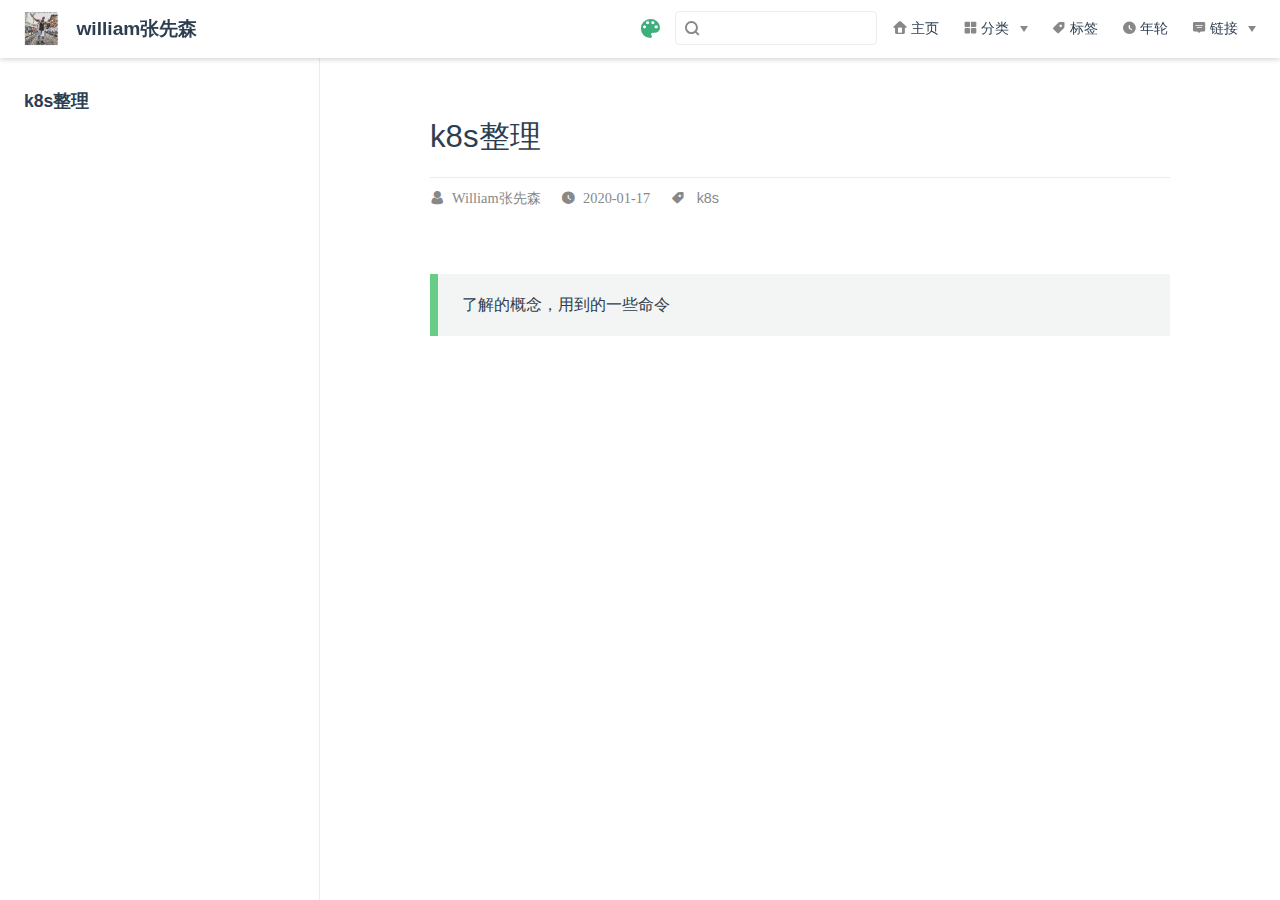
<file: views/category-skill/2020/k8s.html>
<!DOCTYPE html>
<html lang="en-US">
  <head>
    <meta charset="utf-8">
    <meta name="viewport" content="width=device-width,initial-scale=1">
    <title>k8s整理 | william张先森</title>
    <meta name="description" content="凡是过往，皆为序章">
    <link rel="icon" href="/favicon.ico">
  <meta name="viewport" content="width=device-width,initial-scale=1,user-scalable=no">
    
    <link rel="preload" href="/assets/css/0.styles.38064801.css" as="style"><link rel="preload" href="/assets/js/app.45f2eec2.js" as="script"><link rel="preload" href="/assets/js/3.09f38b70.js" as="script"><link rel="preload" href="/assets/js/1.b38afefe.js" as="script"><link rel="preload" href="/assets/js/13.d8551688.js" as="script"><link rel="prefetch" href="/assets/js/10.e4d17a5e.js"><link rel="prefetch" href="/assets/js/11.9ab81956.js"><link rel="prefetch" href="/assets/js/12.a5626820.js"><link rel="prefetch" href="/assets/js/14.d1b84f15.js"><link rel="prefetch" href="/assets/js/15.6e1be184.js"><link rel="prefetch" href="/assets/js/4.20de6d50.js"><link rel="prefetch" href="/assets/js/5.73113fb7.js"><link rel="prefetch" href="/assets/js/6.df8fb600.js"><link rel="prefetch" href="/assets/js/7.79be7a03.js"><link rel="prefetch" href="/assets/js/8.62386034.js"><link rel="prefetch" href="/assets/js/9.2ff55b15.js">
    <link rel="stylesheet" href="/assets/css/0.styles.38064801.css">
  </head>
  <body>
    <div id="app" data-server-rendered="true"><div><div class="theme-container" data-v-3225a568><div data-v-3225a568><div id="loader-wrapper" class="loading-wrapper" data-v-4b73742e data-v-3225a568 data-v-3225a568><div class="loader-main" data-v-4b73742e><div data-v-4b73742e></div><div data-v-4b73742e></div><div data-v-4b73742e></div><div data-v-4b73742e></div></div> <!----> <!----></div> <div class="password-shadow password-wrapper-out" style="display:none;" data-v-4f1fecb4 data-v-3225a568 data-v-3225a568><h3 class="title" style="display:none;" data-v-4f1fecb4 data-v-4f1fecb4>william张先森</h3> <!----> <label id="box" class="inputBox" style="display:none;" data-v-4f1fecb4 data-v-4f1fecb4><input type="password" value="" data-v-4f1fecb4> <span data-v-4f1fecb4>Konck! Knock!</span> <button data-v-4f1fecb4>OK</button></label> <div class="footer" style="display:none;" data-v-4f1fecb4 data-v-4f1fecb4><span data-v-4f1fecb4><i class="iconfont reco-theme" data-v-4f1fecb4></i> <a target="blank" href="https://vuepress-theme-reco.recoluan.com" data-v-4f1fecb4>vuePress-theme-reco</a></span> <span data-v-4f1fecb4><i class="iconfont reco-copyright" data-v-4f1fecb4></i> <a data-v-4f1fecb4><span data-v-4f1fecb4>William张先森</span>
            
          <span data-v-4f1fecb4>2019 - </span>
          2020
        </a></span></div></div> <div class="hide" data-v-3225a568><header class="navbar" data-v-3225a568><div class="sidebar-button"><svg xmlns="http://www.w3.org/2000/svg" aria-hidden="true" role="img" viewBox="0 0 448 512" class="icon"><path fill="currentColor" d="M436 124H12c-6.627 0-12-5.373-12-12V80c0-6.627 5.373-12 12-12h424c6.627 0 12 5.373 12 12v32c0 6.627-5.373 12-12 12zm0 160H12c-6.627 0-12-5.373-12-12v-32c0-6.627 5.373-12 12-12h424c6.627 0 12 5.373 12 12v32c0 6.627-5.373 12-12 12zm0 160H12c-6.627 0-12-5.373-12-12v-32c0-6.627 5.373-12 12-12h424c6.627 0 12 5.373 12 12v32c0 6.627-5.373 12-12 12z"></path></svg></div> <a href="/" class="home-link router-link-active"><img src="/headimg.jpeg" alt="william张先森" class="logo"> <span class="site-name">william张先森</span></a> <div class="links"><div class="color-picker"><a class="color-button"><i class="iconfont reco-color"></i></a> <div class="color-picker-menu" style="display:none;"><div class="mode-options"><h4 class="title">Choose mode</h4> <ul class="color-mode-options"><li class="dark">dark</li><li class="auto active">auto</li><li class="light">light</li></ul></div></div></div> <div class="search-box"><i class="iconfont reco-search"></i> <input aria-label="Search" autocomplete="off" spellcheck="false" value=""> <!----></div> <nav class="nav-links can-hide"><div class="nav-item"><a href="/" class="nav-link"><i class="iconfont reco-home"></i>
  主页
</a></div><div class="nav-item"><div class="dropdown-wrapper"><a class="dropdown-title"><span class="title"><i class="iconfont reco-category"></i>
      分类
    </span> <span class="arrow right"></span></a> <ul class="nav-dropdown" style="display:none;"><li class="dropdown-item"><!----> <a href="/categories/博主/" class="nav-link"><i class="iconfont undefined"></i>
  博主
</a></li><li class="dropdown-item"><!----> <a href="/categories/技术/" class="nav-link"><i class="iconfont undefined"></i>
  技术
</a></li></ul></div></div><div class="nav-item"><a href="/tag/" class="nav-link"><i class="iconfont reco-tag"></i>
  标签
</a></div><div class="nav-item"><a href="/timeline/" class="nav-link"><i class="iconfont reco-date"></i>
  年轮
</a></div><div class="nav-item"><div class="dropdown-wrapper"><a class="dropdown-title"><span class="title"><i class="iconfont reco-message"></i>
      链接
    </span> <span class="arrow right"></span></a> <ul class="nav-dropdown" style="display:none;"><li class="dropdown-item"><!----> <a href="https://github.com/William-ZXS" target="_blank" rel="noopener noreferrer" class="nav-link external"><i class="iconfont reco-github"></i>
  GitHub
  <svg xmlns="http://www.w3.org/2000/svg" aria-hidden="true" x="0px" y="0px" viewBox="0 0 100 100" width="15" height="15" class="icon outbound"><path fill="currentColor" d="M18.8,85.1h56l0,0c2.2,0,4-1.8,4-4v-32h-8v28h-48v-48h28v-8h-32l0,0c-2.2,0-4,1.8-4,4v56C14.8,83.3,16.6,85.1,18.8,85.1z"></path> <polygon fill="currentColor" points="45.7,48.7 51.3,54.3 77.2,28.5 77.2,37.2 85.2,37.2 85.2,14.9 62.8,14.9 62.8,22.9 71.5,22.9"></polygon></svg></a></li><li class="dropdown-item"><!----> <a href="https://weibo.com/u/3973323264?is_hot=1#_rnd1578482529415" target="_blank" rel="noopener noreferrer" class="nav-link external"><i class="iconfont icon-weibo"></i>
  微博
  <svg xmlns="http://www.w3.org/2000/svg" aria-hidden="true" x="0px" y="0px" viewBox="0 0 100 100" width="15" height="15" class="icon outbound"><path fill="currentColor" d="M18.8,85.1h56l0,0c2.2,0,4-1.8,4-4v-32h-8v28h-48v-48h28v-8h-32l0,0c-2.2,0-4,1.8-4,4v56C14.8,83.3,16.6,85.1,18.8,85.1z"></path> <polygon fill="currentColor" points="45.7,48.7 51.3,54.3 77.2,28.5 77.2,37.2 85.2,37.2 85.2,14.9 62.8,14.9 62.8,22.9 71.5,22.9"></polygon></svg></a></li></ul></div></div> <!----></nav></div></header> <div class="sidebar-mask" data-v-3225a568></div> <aside class="sidebar" data-v-3225a568><div class="personal-info-wrapper" data-v-4181c7d1><img src="/headimg.jpeg" alt="author-avatar" class="personal-img" data-v-4181c7d1> <h3 class="name" data-v-4181c7d1>
    William张先森
  </h3> <div class="num" data-v-4181c7d1><div data-v-4181c7d1><h3 data-v-4181c7d1>3</h3> <h6 data-v-4181c7d1>文章</h6></div> <div data-v-4181c7d1><h3 data-v-4181c7d1>3</h3> <h6 data-v-4181c7d1>标签</h6></div></div> <hr data-v-4181c7d1></div> <nav class="nav-links"><div class="nav-item"><a href="/" class="nav-link"><i class="iconfont reco-home"></i>
  主页
</a></div><div class="nav-item"><div class="dropdown-wrapper"><a class="dropdown-title"><span class="title"><i class="iconfont reco-category"></i>
      分类
    </span> <span class="arrow right"></span></a> <ul class="nav-dropdown" style="display:none;"><li class="dropdown-item"><!----> <a href="/categories/博主/" class="nav-link"><i class="iconfont undefined"></i>
  博主
</a></li><li class="dropdown-item"><!----> <a href="/categories/技术/" class="nav-link"><i class="iconfont undefined"></i>
  技术
</a></li></ul></div></div><div class="nav-item"><a href="/tag/" class="nav-link"><i class="iconfont reco-tag"></i>
  标签
</a></div><div class="nav-item"><a href="/timeline/" class="nav-link"><i class="iconfont reco-date"></i>
  年轮
</a></div><div class="nav-item"><div class="dropdown-wrapper"><a class="dropdown-title"><span class="title"><i class="iconfont reco-message"></i>
      链接
    </span> <span class="arrow right"></span></a> <ul class="nav-dropdown" style="display:none;"><li class="dropdown-item"><!----> <a href="https://github.com/William-ZXS" target="_blank" rel="noopener noreferrer" class="nav-link external"><i class="iconfont reco-github"></i>
  GitHub
  <svg xmlns="http://www.w3.org/2000/svg" aria-hidden="true" x="0px" y="0px" viewBox="0 0 100 100" width="15" height="15" class="icon outbound"><path fill="currentColor" d="M18.8,85.1h56l0,0c2.2,0,4-1.8,4-4v-32h-8v28h-48v-48h28v-8h-32l0,0c-2.2,0-4,1.8-4,4v56C14.8,83.3,16.6,85.1,18.8,85.1z"></path> <polygon fill="currentColor" points="45.7,48.7 51.3,54.3 77.2,28.5 77.2,37.2 85.2,37.2 85.2,14.9 62.8,14.9 62.8,22.9 71.5,22.9"></polygon></svg></a></li><li class="dropdown-item"><!----> <a href="https://weibo.com/u/3973323264?is_hot=1#_rnd1578482529415" target="_blank" rel="noopener noreferrer" class="nav-link external"><i class="iconfont icon-weibo"></i>
  微博
  <svg xmlns="http://www.w3.org/2000/svg" aria-hidden="true" x="0px" y="0px" viewBox="0 0 100 100" width="15" height="15" class="icon outbound"><path fill="currentColor" d="M18.8,85.1h56l0,0c2.2,0,4-1.8,4-4v-32h-8v28h-48v-48h28v-8h-32l0,0c-2.2,0-4,1.8-4,4v56C14.8,83.3,16.6,85.1,18.8,85.1z"></path> <polygon fill="currentColor" points="45.7,48.7 51.3,54.3 77.2,28.5 77.2,37.2 85.2,37.2 85.2,14.9 62.8,14.9 62.8,22.9 71.5,22.9"></polygon></svg></a></li></ul></div></div> <!----></nav>  <ul class="sidebar-links"><li><section class="sidebar-group depth-0"><p class="sidebar-heading open"><span>k8s整理</span> <!----></p> <!----></section></li></ul> </aside> <div class="password-shadow password-wrapper-in" style="display:none;" data-v-4f1fecb4 data-v-3225a568><h3 class="title" style="display:none;" data-v-4f1fecb4 data-v-4f1fecb4>k8s整理</h3> <!----> <label id="box" class="inputBox" style="display:none;" data-v-4f1fecb4 data-v-4f1fecb4><input type="password" value="" data-v-4f1fecb4> <span data-v-4f1fecb4>Konck! Knock!</span> <button data-v-4f1fecb4>OK</button></label> <div class="footer" style="display:none;" data-v-4f1fecb4 data-v-4f1fecb4><span data-v-4f1fecb4><i class="iconfont reco-theme" data-v-4f1fecb4></i> <a target="blank" href="https://vuepress-theme-reco.recoluan.com" data-v-4f1fecb4>vuePress-theme-reco</a></span> <span data-v-4f1fecb4><i class="iconfont reco-copyright" data-v-4f1fecb4></i> <a data-v-4f1fecb4><span data-v-4f1fecb4>William张先森</span>
            
          <span data-v-4f1fecb4>2019 - </span>
          2020
        </a></span></div></div> <div data-v-3225a568><main class="page"><!----> <div class="page-title" style="display:none;"><h1>k8s整理</h1> <hr> <div data-v-dd8fe46e><i class="iconfont reco-account" data-v-dd8fe46e><span data-v-dd8fe46e>William张先森</span></i> <i class="iconfont reco-date" data-v-dd8fe46e><span data-v-dd8fe46e>2020-01-17</span></i> <!----> <i class="iconfont reco-tag tags" data-v-dd8fe46e><span class="tag-item" data-v-dd8fe46e>
      k8s
    </span></i></div></div> <div class="theme-reco-content content__default" style="display:none;"><div class="custom-block tip"><p>了解的概念，用到的一些命令</p></div></div> <footer class="page-edit" style="display:none;"><!----> <!----></footer> <!----> <!----></main> <!----> <div class="comments-wrapper" data-v-3225a568><!----></div></div></div></div></div></div><div class="global-ui"><div class="back-to-ceiling" style="right:1rem;bottom:6rem;width:2.5rem;height:2.5rem;border-radius:.25rem;line-height:2.5rem;display:none;" data-v-a81d141e data-v-a81d141e><svg t="1574745035067" viewBox="0 0 1024 1024" version="1.1" xmlns="http://www.w3.org/2000/svg" p-id="5404" class="icon" data-v-a81d141e><path d="M526.60727968 10.90185116a27.675 27.675 0 0 0-29.21455937 0c-131.36607665 82.28402758-218.69155461 228.01873535-218.69155402 394.07834331a462.20625001 462.20625001 0 0 0 5.36959153 69.94390903c1.00431239 6.55289093-0.34802892 13.13561351-3.76865779 18.80351572-32.63518765 54.11355614-51.75690182 118.55860487-51.7569018 187.94566865a371.06718723 371.06718723 0 0 0 11.50484808 91.98906777c6.53300375 25.50556257 41.68394495 28.14064038 52.69160883 4.22606766 17.37162448-37.73630017 42.14135425-72.50938081 72.80769204-103.21549295 2.18761121 3.04276886 4.15646224 6.24463696 6.40373557 9.22774369a1871.4375 1871.4375 0 0 0 140.04691725 5.34970492 1866.36093723 1866.36093723 0 0 0 140.04691723-5.34970492c2.24727335-2.98310674 4.21612437-6.18497483 6.3937923-9.2178004 30.66633723 30.70611158 55.4360664 65.4791928 72.80769147 103.21549355 11.00766384 23.91457269 46.15860503 21.27949489 52.69160879-4.22606768a371.15156223 371.15156223 0 0 0 11.514792-91.99901164c0-69.36717486-19.13165746-133.82216804-51.75690182-187.92578088-3.42062944-5.66790279-4.76302748-12.26056868-3.76865837-18.80351632a462.20625001 462.20625001 0 0 0 5.36959269-69.943909c-0.00994388-166.08943902-87.32547796-311.81420293-218.6915546-394.09823051zM605.93803103 357.87693858a93.93749974 93.93749974 0 1 1-187.89594924 6.1e-7 93.93749974 93.93749974 0 0 1 187.89594924-6.1e-7z" p-id="5405" data-v-a81d141e></path><path d="M429.50777625 765.63860547C429.50777625 803.39355007 466.44236686 1000.39046097 512.00932183 1000.39046097c45.56695499 0 82.4922232-197.00623328 82.5015456-234.7518555 0-37.75494459-36.9345906-68.35043303-82.4922232-68.34111062-45.57627738-0.00932239-82.52019037 30.59548842-82.51086798 68.34111062z" p-id="5406" data-v-a81d141e></path></svg></div></div></div>
    <script src="/assets/js/app.45f2eec2.js" defer></script><script src="/assets/js/3.09f38b70.js" defer></script><script src="/assets/js/1.b38afefe.js" defer></script><script src="/assets/js/13.d8551688.js" defer></script>
  </body>
</html>
</file>
<file: assets/css/0.styles.38064801.css>
.medium-zoom-overlay{z-index:100}.medium-zoom-overlay~img{z-index:101}.back-to-ceiling[data-v-a81d141e]{background-color:#fff;background-color:var(--background-color);box-shadow:0 1px 6px 0 rgba(0,0,0,.2);box-shadow:var(--box-shadow);position:fixed;display:inline-block;text-align:center;cursor:pointer}.back-to-ceiling[data-v-a81d141e]::hover{background:#d5dbe7}.back-to-ceiling .icon[data-v-a81d141e]{position:absolute;top:0;bottom:0;left:0;right:0;margin:auto;width:26px;height:26px;fill:#3eaf7c}.fade-enter-active[data-v-a81d141e],.fade-leave-active[data-v-a81d141e]{-webkit-transition:all .5s;transition:all .5s}.fade-enter[data-v-a81d141e],.fade-leave-to[data-v-a81d141e]{opacity:0;-webkit-transform:translateY(120px);transform:translateY(120px)}.demo-wrap{margin:20px 0;box-shadow:0 1px 6px 0 rgba(0,0,0,.2);border-radius:8px;text-decoration:none;overflow:hidden}.demo-wrap .demo-nav{display:-webkit-box;display:flex;-webkit-box-orient:horizontal;-webkit-box-direction:normal;flex-direction:row;flex-wrap:nowrap;-webkit-box-pack:justify;justify-content:space-between;-webkit-box-align:center;align-items:center;height:48px;background-color:#f5f5f5;color:rgba(0,0,0,.87)}.demo-wrap .demo-nav .demo-nav-btn{margin-left:6px;font-size:22px;font-weight:700;-webkit-box-align:center;align-items:center;outline:0;border:0;fill:#3eaf7c;cursor:pointer}.demo-wrap .demo-nav .demo-icon-arrow{-webkit-transition:all .5s;transition:all .5s;margin-right:8px;-webkit-transform:rotateX(180deg);transform:rotateX(180deg)}.demo-wrap .demo-nav .demo-icon-arrow.active{-webkit-transform:rotateX(0deg);transform:rotateX(0deg)}.demo-wrap .demo-code{background-color:#2d2d2d;border-color:#2d2d2d;color:#fff}.demo-wrap .demo-code pre{margin:0!important}.demo-wrap .demo-code .demo-code-nav{display:-webkit-box;display:flex;-webkit-box-orient:horizontal;-webkit-box-direction:normal;flex-direction:row;flex-wrap:nowrap;-webkit-box-pack:start;justify-content:flex-start;-webkit-box-align:center;align-items:center;height:48px;border-bottom:1px solid hsla(0,0%,100%,.12)}.demo-wrap .demo-code .demo-code-nav .demo-code-btn{display:block;padding:0 16px;margin:0 8px;height:32px;line-height:32px;font-size:16px;border-radius:8px;outline:none;cursor:pointer;background-color:transparent;color:#fff;border:none}.demo-wrap .demo-code .demo-code-nav .demo-code-btn.active{background:#f5f5f5;color:#3eaf7c;-webkit-transition:all .3s ease;transition:all .3s ease}.demo-wrap .demo-code .demo-code-content{max-height:350px;overflow-y:auto;position:relative}.demo-wrap .demo-code .demo-code-content .demo-code-item div[class*=language-]{margin:0}.demo-wrap .demo-code .demo-code-content .demo-code-content-copy{position:absolute;top:30px;right:10px;z-index:100;cursor:pointer}.demo-wrap .demo-code .demo-code-content .demo-code-content-copied{position:absolute;top:30px;right:50px;z-index:100}.demo-wrap .demo-main{background:#fff}.demo-wrap .demo-main .demo-component-wrap{box-sizing:border-box;padding:8px 12px;overflow:hidden}.slide-fade-enter-active{-webkit-transition:all .3s ease;transition:all .3s ease}.slide-fade-leave-active{-webkit-transition:all .3s cubic-bezier(1,.5,.8,1);transition:all .3s cubic-bezier(1,.5,.8,1)}.slide-fade-enter,.slide-fade-leave-to{-webkit-transform:translateX(10px);transform:translateX(10px);opacity:0}.code-fade-enter-active{-webkit-transition:all .3s ease;transition:all .3s ease}.code-fade-leave-active{-webkit-transition:all .3s cubic-bezier(1,.5,.8,1);transition:all .3s cubic-bezier(1,.5,.8,1)}.code-fade-enter,.code-fade-leave-to{-webkit-transform:translateY(-6px);transform:translateY(-6px);opacity:0}#loader-wrapper[data-v-4b73742e]{height:100vh;width:100vw;background:#fff;background:var(--background-color)}#loader-wrapper .loader-main[data-v-4b73742e]{position:fixed;width:120px;height:50px;top:45%;left:50%;z-index:555;-webkit-transform:translate(-50%);transform:translate(-50%)}#loader-wrapper .loader-main div[data-v-4b73742e]:nth-child(2){-webkit-animation:pacman-balls-data-v-4b73742e 1s linear 0s infinite;animation:pacman-balls-data-v-4b73742e 1s linear 0s infinite}#loader-wrapper .loader-main div[data-v-4b73742e]:nth-child(3){-webkit-animation:pacman-balls-data-v-4b73742e 1s linear .33s infinite;animation:pacman-balls-data-v-4b73742e 1s linear .33s infinite}#loader-wrapper .loader-main div[data-v-4b73742e]:nth-child(4){-webkit-animation:pacman-balls-data-v-4b73742e 1s linear .66s infinite;animation:pacman-balls-data-v-4b73742e 1s linear .66s infinite}#loader-wrapper .loader-main div[data-v-4b73742e]:nth-child(5){-webkit-animation:pacman-balls-data-v-4b73742e 1s linear .99s infinite;animation:pacman-balls-data-v-4b73742e 1s linear .99s infinite}#loader-wrapper .loader-main div[data-v-4b73742e]:first-of-type{width:0;height:0;border:25px solid #3eaf7c;border-right-color:transparent;border-radius:25px;-webkit-animation:rotate_pacman_half_up-data-v-4b73742e .5s 0s infinite;animation:rotate_pacman_half_up-data-v-4b73742e .5s 0s infinite}#loader-wrapper .loader-main div[data-v-4b73742e]:nth-child(2){width:0;height:0;border:25px solid #3eaf7c;border-right-color:transparent;border-radius:25px;-webkit-animation:rotate_pacman_half_down-data-v-4b73742e .5s 0s infinite;animation:rotate_pacman_half_down-data-v-4b73742e .5s 0s infinite;margin-top:-50px}#loader-wrapper .loader-main div[data-v-4b73742e]:nth-child(3),#loader-wrapper .loader-main div[data-v-4b73742e]:nth-child(4),#loader-wrapper .loader-main div[data-v-4b73742e]:nth-child(5),#loader-wrapper .loader-main div[data-v-4b73742e]:nth-child(6){background-color:#3eaf7c;width:15px;height:15px;border-radius:100%;margin:2px;width:10px;height:10px;position:absolute;-webkit-transform:translateY(-6.25px);transform:translateY(-6.25px);top:25px;left:100px}#loader-wrapper .title[data-v-4b73742e]{margin:8rem auto 2rem;font-size:30px}#loader-wrapper .description[data-v-4b73742e],#loader-wrapper .title[data-v-4b73742e]{text-align:center;color:#2c3e50;color:var(--text-color);box-sizing:border-box;padding:0 10px;text-shadow:0 2px 10px rgba(0,0,0,.2)}#loader-wrapper .description[data-v-4b73742e]{margin:auto;font-size:22px}@-webkit-keyframes pacman-balls-data-v-4b73742e{75%{opacity:.7}to{-webkit-transform:translate(-100px,-6.25px);transform:translate(-100px,-6.25px)}}@keyframes pacman-balls-data-v-4b73742e{75%{opacity:.7}to{-webkit-transform:translate(-100px,-6.25px);transform:translate(-100px,-6.25px)}}@-webkit-keyframes rotate_pacman_half_up-data-v-4b73742e{0%{-webkit-transform:rotate(270deg);transform:rotate(270deg)}50%{-webkit-transform:rotate(1turn);transform:rotate(1turn)}to{-webkit-transform:rotate(270deg);transform:rotate(270deg)}}@keyframes rotate_pacman_half_up-data-v-4b73742e{0%{-webkit-transform:rotate(270deg);transform:rotate(270deg)}50%{-webkit-transform:rotate(1turn);transform:rotate(1turn)}to{-webkit-transform:rotate(270deg);transform:rotate(270deg)}}@-webkit-keyframes rotate_pacman_half_down-data-v-4b73742e{0%{-webkit-transform:rotate(90deg);transform:rotate(90deg)}50%{-webkit-transform:rotate(0deg);transform:rotate(0deg)}to{-webkit-transform:rotate(90deg);transform:rotate(90deg)}}@keyframes rotate_pacman_half_down-data-v-4b73742e{0%{-webkit-transform:rotate(90deg);transform:rotate(90deg)}50%{-webkit-transform:rotate(0deg);transform:rotate(0deg)}to{-webkit-transform:rotate(90deg);transform:rotate(90deg)}}.pagation[data-v-303bd5dc]{font-weight:700;text-align:center;color:#888;color:var(--text-color);margin:20px auto 0;background:#f2f2f2;background:var(--background-color)}.pagation .pagation-list[data-v-303bd5dc]{font-size:0;line-height:50px;-webkit-touch-callout:none;-webkit-user-select:none;-moz-user-select:none;-ms-user-select:none;user-select:none}.pagation .pagation-list span[data-v-303bd5dc]{font-size:14px}.pagation .pagation-list span.jump[data-v-303bd5dc],.pagation .pagation-list span.jumpinp input[data-v-303bd5dc]{box-shadow:var(--box-shadow);border:1px solid var(--border-color)!important;border:1px solid #ccc}.pagation .pagation-list span.jump[data-v-303bd5dc]{padding:5px 8px;border-radius:4px;cursor:pointer;margin-left:5px}.pagation .pagation-list span.jumpinp input[data-v-303bd5dc]{width:55px;height:26px;background-color:var(--background-color);font-size:13px;border-radius:4px;text-align:center;outline:none}.pagation .pagation-list span.bgprimary[data-v-303bd5dc]{cursor:default;color:#fff;background:#3eaf7c;border-color:#3eaf7c}.pagation .pagation-list span.ellipsis[data-v-303bd5dc]{padding:0 8px}.pagation .pagation-list span.jumppoint[data-v-303bd5dc]{margin-left:30px}.valine-wrapper #valine.v .vbtn{color:#2c3e50;color:var(--text-color);border:1px solid #eaecef;border-color:var(--border-color)}.valine-wrapper #valine.v .vbtn:hover{color:#3eaf7c;border-color:#3eaf7c}.valine-wrapper #valine.v .vwrap{border:1px dashed #eaecef;border-color:var(--border-color)}.valine-wrapper #valine.v .vwrap,.valine-wrapper #valine.v .vwrap .vcontrol .vsubmit{background:rgba(27,31,35,.05);background:var(--code-color)}.valine-wrapper #valine.v .vwrap .vheader .vinput{border:1px dashed #eaecef;border-color:var(--border-color)}.valine-wrapper #valine.v .vinfo{padding-left:.6rem}.valine-wrapper #valine.v .vlist{padding:0 .6rem;border-radius:.25rem}.valine-wrapper #valine.v .vlist .vcard .vquote{margin-left:0;border-left:1px dashed #eaecef;border-left-color:var(--border-color);border-bottom-color:var(--border-color);border-right-color:var(--border-color);border-top-color:var(--border-color)}.valine-wrapper #valine.v .vlist .vcard .vimg{width:2.8rem;height:2.8rem;border-radius:.25rem;border:none}.valine-wrapper #valine.v .vlist .vh{border-bottom:none}.valine-wrapper #valine.v .vlist .vh .vhead .vsys{color:#3eaf7c;color:var(--text-color);background:rgba(27,31,35,.05);background:var(--code-color)}.valine-wrapper #valine.v .vlist .vh .vmeta{margin-bottom:1rem}.valine-wrapper #valine.v .vlist .vh .vmeta .vat{background:rgba(27,31,35,.05);background:var(--code-color);border-radius:.25rem;padding:0 .4rem;color:var(--text-color);border:1px solid #eaecef;border-color:var(--border-color)}.valine-wrapper #valine.v .vlist .vh .vmeta .vat:hover{color:#3eaf7c;border-color:#3eaf7c}.valine-wrapper #valine.v .vlist .vh .vcontent{background:rgba(27,31,35,.05);background:var(--code-color);border-radius:.25rem;padding:.1rem .6rem .05rem}.valine-wrapper #valine.v .vlist .vh .vcontent a:hover,.valine-wrapper #valine.v .vlist .vh .vcontent p .at{color:#1abc9c}.valine-wrapper #valine.v .vlist .vh .vcontent.expand:before{z-index:1;background:-webkit-gradient(linear,left top,left bottom,from(hsla(0,0%,100%,0)),to(#fff));background:linear-gradient(180deg,hsla(0,0%,100%,0),#fff);background:-webkit-gradient(linear,left top,left bottom,from(hsla(0,0%,100%,0)),to(var(--background-color)));background:linear-gradient(180deg,hsla(0,0%,100%,0),var(--background-color))}.valine-wrapper #valine.v .vlist .vh .vcontent.expand:after{color:#3eaf7c;color:var(--text-color);background:#fff;background:var(--background-color)}.valine-wrapper #valine.v .info{padding-right:.6rem}.valine-wrapper #valine.v .vbtn,.valine-wrapper #valine.v code,.valine-wrapper #valine.v pre{background:var(--background-color);color:var(--text-color)}.valine-wrapper #valine.v pre{margin:.25rem 0}

/*!
 * vssue - A vue-powered issue-based comment plugin
 *
 * @version v1.4.2
 * @link https://vssue.js.org
 * @license MIT
 * @copyright 2018-2020 meteorlxy
 */.clearfix:after,.vssue .vssue-new-comment .vssue-new-comment-footer:after{display:block;clear:both;content:""}.vssue{width:100%;color:#2c3e50;font-size:16px;font-family:-apple-system,BlinkMacSystemFont,Segoe UI,Helvetica,Arial,sans-serif,Apple Color Emoji,Segoe UI Emoji,Segoe UI Symbol;padding:10px}.vssue .vssue-button{outline:none;cursor:pointer;padding:10px 20px;font-size:1.05;font-weight:700;color:#3eaf7c;background-color:transparent;border:2px solid #3eaf7c;border-radius:10px}.vssue .vssue-button:disabled{cursor:not-allowed;color:#eaecef;border-color:#eaecef}.vssue .vssue-button:disabled .vssue-icon{fill:#eaecef}.vssue .vssue-button:not(:disabled).vssue-button-default{color:#a3aab1;border-color:#a3aab1}.vssue .vssue-button:not(:disabled).vssue-button-primary{color:#3eaf7c;border-color:#3eaf7c}.vssue .vssue-icon{width:1em;height:1em;vertical-align:-.15em;fill:#3eaf7c;overflow:hidden}.vssue .vssue-icon-loading{-webkit-animation:vssue-keyframe-rotation 1s linear infinite;animation:vssue-keyframe-rotation 1s linear infinite}@-webkit-keyframes vssue-keyframe-rotation{0%{-webkit-transform:rotate(0deg);transform:rotate(0deg)}to{-webkit-transform:rotate(1turn);transform:rotate(1turn)}}@keyframes vssue-keyframe-rotation{0%{-webkit-transform:rotate(0deg);transform:rotate(0deg)}to{-webkit-transform:rotate(1turn);transform:rotate(1turn)}}.vssue .fade-appear-active,.vssue .fade-enter-active{-webkit-transition:all .3s ease;transition:all .3s ease}.vssue .fade-leave-active{-webkit-transition:all .3s cubic-bezier(1,.5,.8,1);transition:all .3s cubic-bezier(1,.5,.8,1)}.vssue .fade-appear,.vssue .fade-enter,.vssue .fade-leave-to{opacity:0}.vssue .vssue-notice{position:relative;z-index:100;-webkit-transform:translateY(-11px);transform:translateY(-11px)}.vssue .vssue-notice .vssue-alert{position:absolute;z-index:101;cursor:pointer;top:0;padding:10px 20px;width:100%;color:#3eaf7c;border:2px solid #c3ead8;border-radius:5px;background-color:#f5fbf8}.vssue .vssue-notice .vssue-progress{position:absolute;top:0;left:0;height:2px;background-color:#3eaf7c}.vssue .vssue-status{text-align:center;padding-top:20px;padding-bottom:10px;color:#3eaf7c}.vssue .vssue-status .vssue-icon{font-size:1.4em}.vssue .vssue-status .vssue-status-info{margin-top:10px;margin-bottom:10px}.vssue .vssue-header{padding-bottom:10px;border-bottom:1px solid #eaecef;margin-bottom:10px;overflow:hidden}.vssue .vssue-header .vssue-header-powered-by{float:right}.vssue .vssue-new-comment{border-bottom:1px solid #eaecef;margin-top:10px;margin-bottom:10px}.vssue .vssue-new-comment .vssue-comment-avatar{float:left;width:50px;height:50px}.vssue .vssue-new-comment .vssue-comment-avatar img{width:50px;height:50px}.vssue .vssue-new-comment .vssue-comment-avatar .vssue-icon{cursor:pointer;padding:5px;font-size:50px;fill:#757f8a}.vssue .vssue-new-comment .vssue-new-comment-body{position:relative}@media screen and (max-width:576px){.vssue .vssue-new-comment .vssue-new-comment-body{margin-left:60px}}@media screen and (min-width:577px){.vssue .vssue-new-comment .vssue-new-comment-body{margin-left:70px}}.vssue .vssue-new-comment .vssue-new-comment-body .vssue-new-comment-loading{position:absolute;top:50%;left:50%;-webkit-transform:translate(-50%,-50%);transform:translate(-50%,-50%)}.vssue .vssue-new-comment .vssue-new-comment-footer{margin-top:10px;margin-bottom:10px}.vssue .vssue-new-comment .vssue-new-comment-footer .vssue-current-user{color:#a3aab1}.vssue .vssue-new-comment .vssue-new-comment-footer .vssue-current-user .vssue-logout{cursor:pointer;text-decoration:underline;color:#a3aab1;font-weight:400}@media screen and (max-width:576px){.vssue .vssue-new-comment .vssue-new-comment-footer{text-align:center}.vssue .vssue-new-comment .vssue-new-comment-footer .vssue-new-comment-operations{margin-top:10px}}@media screen and (min-width:577px){.vssue .vssue-new-comment .vssue-new-comment-footer{margin-left:70px;text-align:right}.vssue .vssue-new-comment .vssue-new-comment-footer .vssue-current-user{float:left}}.vssue .vssue-new-comment .vssue-new-comment-input{resize:none;outline:none;width:100%;padding:15px;font-size:16px;font-family:-apple-system,BlinkMacSystemFont,Segoe UI,Helvetica,Arial,sans-serif,Apple Color Emoji,Segoe UI Emoji,Segoe UI Symbol;background-color:#f5fbf8;border:1px solid #eaecef;border-radius:5px}.vssue .vssue-new-comment .vssue-new-comment-input:disabled{cursor:not-allowed;background-color:#f0f2f4}.vssue .vssue-new-comment .vssue-new-comment-input:focus{background-color:#fff;border-color:#9adbbe;box-shadow:0 0 1px 1px #9adbbe}.vssue .vssue-new-comment .vssue-new-comment-input::-webkit-input-placeholder{color:#a3aab1}.vssue .vssue-new-comment .vssue-new-comment-input::-moz-placeholder{color:#a3aab1}.vssue .vssue-new-comment .vssue-new-comment-input:-ms-input-placeholder{color:#a3aab1}.vssue .vssue-new-comment .vssue-new-comment-input::-ms-input-placeholder{color:#a3aab1}.vssue .vssue-new-comment .vssue-new-comment-input::placeholder{color:#a3aab1}.vssue .vssue-comments .vssue-comment{margin:15px 0}.vssue .vssue-comments .vssue-comment.vssue-comment-edit-mode .vssue-comment-main{border-color:#9adbbe;box-shadow:0 0 1px 1px #9adbbe}.vssue .vssue-comments .vssue-comment.vssue-comment-disabled{pointer-events:none}.vssue .vssue-comments .vssue-comment.vssue-comment-disabled .vssue-comment-body{background-color:#f9f9fa}.vssue .vssue-comments .vssue-comment .vssue-comment-avatar{float:left;width:50px;height:50px}.vssue .vssue-comments .vssue-comment .vssue-comment-avatar img{width:50px;height:50px}@media screen and (max-width:576px){.vssue .vssue-comments .vssue-comment .vssue-comment-body{margin-left:60px}}@media screen and (min-width:577px){.vssue .vssue-comments .vssue-comment .vssue-comment-body{margin-left:70px}}.vssue .vssue-comments .vssue-comment .vssue-comment-header{padding:10px 15px;overflow:hidden;border-top-left-radius:5px;border-top-right-radius:5px;border:1px solid #eaecef;border-bottom:none}.vssue .vssue-comments .vssue-comment .vssue-comment-header .vssue-comment-created-at{float:right;cursor:default;color:#a3aab1}.vssue .vssue-comments .vssue-comment .vssue-comment-main{padding:15px;border:1px solid #eaecef}.vssue .vssue-comments .vssue-comment .vssue-comment-main .vssue-edit-comment-input{resize:none;outline:none;border:none;width:100%;background:transparent}.vssue .vssue-comments .vssue-comment .vssue-comment-footer{padding:10px 15px;overflow:hidden;border-bottom-left-radius:5px;border-bottom-right-radius:5px;border:1px solid #eaecef;border-top:none}.vssue .vssue-comments .vssue-comment .vssue-comment-footer .vssue-comment-hint{cursor:default;color:#a3aab1}.vssue .vssue-comments .vssue-comment .vssue-comment-footer .vssue-comment-reactions .vssue-comment-reaction{cursor:pointer;display:inline-block;margin-right:8px;color:#3eaf7c}.vssue .vssue-comments .vssue-comment .vssue-comment-footer .vssue-comment-operations{float:right;color:#3eaf7c}.vssue .vssue-comments .vssue-comment .vssue-comment-footer .vssue-comment-operations .vssue-comment-operation{cursor:pointer;margin-left:8px}.vssue .vssue-comments .vssue-comment .vssue-comment-footer .vssue-comment-operations .vssue-comment-operation.vssue-comment-operation-muted{color:#a3aab1}.vssue .vssue-comments .vssue-comment .vssue-comment-footer .vssue-comment-operations .vssue-comment-operation.vssue-comment-operation-muted .vssue-icon{fill:#a3aab1}.vssue .vssue-pagination{cursor:default;display:-webkit-box;display:flex;padding:5px;color:#a3aab1}@media screen and (max-width:576px){.vssue .vssue-pagination{-webkit-box-orient:vertical;-webkit-box-direction:normal;flex-direction:column;-webkit-box-pack:center;justify-content:center;text-align:center}}.vssue .vssue-pagination .vssue-pagination-loading,.vssue .vssue-pagination .vssue-pagination-page,.vssue .vssue-pagination .vssue-pagination-per-page{-webkit-box-flex:1;flex:1}@media screen and (max-width:576px){.vssue .vssue-pagination .vssue-pagination-page{margin-top:10px}}@media screen and (min-width:577px){.vssue .vssue-pagination .vssue-pagination-page{text-align:right}}.vssue .vssue-pagination .vssue-pagination-select{outline:none;-webkit-appearance:none;-moz-appearance:none;appearance:none;border:1px solid #9adbbe;padding-left:.2rem;padding-right:1rem;background-color:transparent;background-image:url("data:image/svg+xml;charset=utf8,%3Csvg class='icon' viewBox='0 0 1024 1024' xmlns='http://www.w3.org/2000/svg'%3E%3Cdefs%3E%3Cstyle/%3E%3C/defs%3E%3Cpath d='M676.395 432.896a21.333 21.333 0 0 0-30.166 0L511.061 568.021 377.728 434.645a21.333 21.333 0 0 0-30.165 30.166l148.394 148.48a21.419 21.419 0 0 0 30.208 0l150.23-150.187a21.333 21.333 0 0 0 0-30.208'/%3E%3C/svg%3E");background-repeat:no-repeat;background-position:100%}.vssue .vssue-pagination .vssue-pagination-select:disabled{cursor:not-allowed}.vssue .vssue-pagination .vssue-pagination-select:focus{background-color:#fff;box-shadow:0 0 .2px .2px #9adbbe}.vssue .vssue-pagination .vssue-pagination-link{display:inline-block;min-width:1em;text-align:center}.vssue .vssue-pagination .vssue-pagination-link.disabled{pointer-events:none}.vssue .vssue-pagination .vssue-pagination-link:not(.disabled){color:#3eaf7c;font-weight:500;cursor:pointer}.vssue,.vssue *{box-sizing:border-box}.vssue :not(.vssue-comment-content) a{cursor:pointer;font-weight:500;color:#3eaf7c;text-decoration:none}.vssue :not(.vssue-comment-content) hr{display:block;height:1px;border:0;border-top:1px solid #eaecef;margin:1.2rem 0;padding:0}@font-face{font-family:octicons-link;src:url([data-uri]) format("woff")}.markdown-body .octicon{display:inline-block;fill:currentColor;vertical-align:text-bottom}.markdown-body .anchor{float:left;line-height:1;margin-left:-20px;padding-right:4px}.markdown-body .anchor:focus{outline:none}.markdown-body h1 .octicon-link,.markdown-body h2 .octicon-link,.markdown-body h3 .octicon-link,.markdown-body h4 .octicon-link,.markdown-body h5 .octicon-link,.markdown-body h6 .octicon-link{color:#1b1f23;vertical-align:middle;visibility:hidden}.markdown-body h1:hover .anchor,.markdown-body h2:hover .anchor,.markdown-body h3:hover .anchor,.markdown-body h4:hover .anchor,.markdown-body h5:hover .anchor,.markdown-body h6:hover .anchor{text-decoration:none}.markdown-body h1:hover .anchor .octicon-link,.markdown-body h2:hover .anchor .octicon-link,.markdown-body h3:hover .anchor .octicon-link,.markdown-body h4:hover .anchor .octicon-link,.markdown-body h5:hover .anchor .octicon-link,.markdown-body h6:hover .anchor .octicon-link{visibility:visible}.markdown-body{-ms-text-size-adjust:100%;-webkit-text-size-adjust:100%;color:#24292e;font-family:-apple-system,BlinkMacSystemFont,Segoe UI,Helvetica,Arial,sans-serif,Apple Color Emoji,Segoe UI Emoji,Segoe UI Symbol;font-size:16px;line-height:1.5;word-wrap:break-word}.markdown-body .pl-c{color:#6a737d}.markdown-body .pl-c1,.markdown-body .pl-s .pl-v{color:#005cc5}.markdown-body .pl-e,.markdown-body .pl-en{color:#6f42c1}.markdown-body .pl-s .pl-s1,.markdown-body .pl-smi{color:#24292e}.markdown-body .pl-ent{color:#22863a}.markdown-body .pl-k{color:#d73a49}.markdown-body .pl-pds,.markdown-body .pl-s,.markdown-body .pl-s .pl-pse .pl-s1,.markdown-body .pl-sr,.markdown-body .pl-sr .pl-cce,.markdown-body .pl-sr .pl-sra,.markdown-body .pl-sr .pl-sre{color:#032f62}.markdown-body .pl-smw,.markdown-body .pl-v{color:#e36209}.markdown-body .pl-bu{color:#b31d28}.markdown-body .pl-ii{background-color:#b31d28;color:#fafbfc}.markdown-body .pl-c2{background-color:#d73a49;color:#fafbfc}.markdown-body .pl-c2:before{content:"^M"}.markdown-body .pl-sr .pl-cce{color:#22863a;font-weight:700}.markdown-body .pl-ml{color:#735c0f}.markdown-body .pl-mh,.markdown-body .pl-mh .pl-en,.markdown-body .pl-ms{color:#005cc5;font-weight:700}.markdown-body .pl-mi{color:#24292e;font-style:italic}.markdown-body .pl-mb{color:#24292e;font-weight:700}.markdown-body .pl-md{background-color:#ffeef0;color:#b31d28}.markdown-body .pl-mi1{background-color:#f0fff4;color:#22863a}.markdown-body .pl-mc{background-color:#ffebda;color:#e36209}.markdown-body .pl-mi2{background-color:#005cc5;color:#f6f8fa}.markdown-body .pl-mdr{color:#6f42c1;font-weight:700}.markdown-body .pl-ba{color:#586069}.markdown-body .pl-sg{color:#959da5}.markdown-body .pl-corl{color:#032f62;text-decoration:underline}.markdown-body details{display:block}.markdown-body summary{display:list-item}.markdown-body a{background-color:transparent}.markdown-body a:active,.markdown-body a:hover{outline-width:0}.markdown-body strong{font-weight:inherit;font-weight:bolder}.markdown-body h1{margin:.67em 0}.markdown-body img{border-style:none}.markdown-body code,.markdown-body kbd,.markdown-body pre{font-family:monospace,monospace;font-size:1em}.markdown-body hr{box-sizing:content-box;overflow:visible}.markdown-body input{font:inherit;margin:0;overflow:visible}.markdown-body [type=checkbox]{box-sizing:border-box;padding:0}.markdown-body *{box-sizing:border-box}.markdown-body input{font-family:inherit;font-size:inherit;line-height:inherit}.markdown-body a{color:#0366d6;text-decoration:none}.markdown-body a:hover{text-decoration:underline}.markdown-body strong{font-weight:600}.markdown-body hr{background:transparent;border-bottom:1px solid #dfe2e5;height:0;margin:15px 0;overflow:hidden}.markdown-body hr:after,.markdown-body hr:before{content:"";display:table}.markdown-body hr:after{clear:both}.markdown-body table{border-collapse:collapse;border-spacing:0}.markdown-body td,.markdown-body th{padding:0}.markdown-body details summary{cursor:pointer}.markdown-body h1,.markdown-body h2,.markdown-body h3,.markdown-body h4,.markdown-body h5,.markdown-body h6{margin-bottom:0;margin-top:0}.markdown-body h1{font-size:32px}.markdown-body h1,.markdown-body h2{font-weight:600}.markdown-body h2{font-size:24px}.markdown-body h3{font-size:20px}.markdown-body h3,.markdown-body h4{font-weight:600}.markdown-body h4{font-size:16px}.markdown-body h5{font-size:14px}.markdown-body h5,.markdown-body h6{font-weight:600}.markdown-body h6{font-size:12px}.markdown-body p{margin-bottom:10px;margin-top:0}.markdown-body blockquote{margin:0}.markdown-body ol,.markdown-body ul{margin-bottom:0;margin-top:0;padding-left:0}.markdown-body ol ol,.markdown-body ul ol{list-style-type:lower-roman}.markdown-body ol ol ol,.markdown-body ol ul ol,.markdown-body ul ol ol,.markdown-body ul ul ol{list-style-type:lower-alpha}.markdown-body dd{margin-left:0}.markdown-body code,.markdown-body pre{font-family:SFMono-Regular,Consolas,Liberation Mono,Menlo,Courier,monospace;font-size:12px}.markdown-body pre{margin-bottom:0;margin-top:0}.markdown-body input::-webkit-inner-spin-button,.markdown-body input::-webkit-outer-spin-button{-webkit-appearance:none;appearance:none;margin:0}.markdown-body .border{border:1px solid #e1e4e8!important}.markdown-body .border-0{border:0!important}.markdown-body .border-bottom{border-bottom:1px solid #e1e4e8!important}.markdown-body .rounded-1{border-radius:3px!important}.markdown-body .bg-white{background-color:#fff!important}.markdown-body .bg-gray-light{background-color:#fafbfc!important}.markdown-body .text-gray-light{color:#6a737d!important}.markdown-body .mb-0{margin-bottom:0!important}.markdown-body .my-2{margin-bottom:8px!important;margin-top:8px!important}.markdown-body .py-0{padding-bottom:0!important;padding-top:0!important}.markdown-body .py-2{padding-bottom:8px!important;padding-top:8px!important}.markdown-body .pl-3,.markdown-body .px-3{padding-left:16px!important}.markdown-body .px-3{padding-right:16px!important}.markdown-body .f6{font-size:12px!important}.markdown-body .lh-condensed{line-height:1.25!important}.markdown-body .text-bold{font-weight:600!important}.markdown-body:after,.markdown-body:before{content:"";display:table}.markdown-body:after{clear:both}.markdown-body>:first-child{margin-top:0!important}.markdown-body>:last-child{margin-bottom:0!important}.markdown-body a:not([href]){color:inherit;text-decoration:none}.markdown-body blockquote,.markdown-body dl,.markdown-body ol,.markdown-body p,.markdown-body pre,.markdown-body table,.markdown-body ul{margin-bottom:16px;margin-top:0}.markdown-body hr{background-color:#e1e4e8;border:0;height:.25em;margin:24px 0;padding:0}.markdown-body blockquote{border-left:.25em solid #dfe2e5;color:#6a737d;padding:0 1em}.markdown-body blockquote>:first-child{margin-top:0}.markdown-body blockquote>:last-child{margin-bottom:0}.markdown-body kbd{border:1px solid #c6cbd1;border-bottom-color:#959da5;box-shadow:inset 0 -1px 0 #959da5;font-size:11px}.markdown-body h1,.markdown-body h2,.markdown-body h3,.markdown-body h4,.markdown-body h5,.markdown-body h6{font-weight:600;line-height:1.25;margin-bottom:16px;margin-top:24px}.markdown-body h1{font-size:2em}.markdown-body h1,.markdown-body h2{border-bottom:1px solid #eaecef;padding-bottom:.3em}.markdown-body h2{font-size:1.5em}.markdown-body h3{font-size:1.25em}.markdown-body h4{font-size:1em}.markdown-body h5{font-size:.875em}.markdown-body h6{color:#6a737d;font-size:.85em}.markdown-body ol,.markdown-body ul{padding-left:2em}.markdown-body ol ol,.markdown-body ol ul,.markdown-body ul ol,.markdown-body ul ul{margin-bottom:0;margin-top:0}.markdown-body li{word-wrap:break-all}.markdown-body li>p{margin-top:16px}.markdown-body li+li{margin-top:.25em}.markdown-body dl{padding:0}.markdown-body dl dt{font-size:1em;font-style:italic;font-weight:600;margin-top:16px;padding:0}.markdown-body dl dd{margin-bottom:16px;padding:0 16px}.markdown-body table{display:block;overflow:auto;width:100%}.markdown-body table th{font-weight:600}.markdown-body table td,.markdown-body table th{border:1px solid #dfe2e5;padding:6px 13px}.markdown-body table tr{background-color:#fff;border-top:1px solid #c6cbd1}.markdown-body table tr:nth-child(2n){background-color:#f6f8fa}.markdown-body img{background-color:#fff;box-sizing:content-box;max-width:100%}.markdown-body img[align=right]{padding-left:20px}.markdown-body img[align=left]{padding-right:20px}.markdown-body code{background-color:rgba(27,31,35,.05);border-radius:3px;font-size:85%;margin:0;padding:.2em .4em}.markdown-body pre{word-wrap:normal}.markdown-body pre>code{background:transparent;border:0;font-size:100%;margin:0;padding:0;white-space:pre;word-break:normal}.markdown-body .highlight{margin-bottom:16px}.markdown-body .highlight pre{margin-bottom:0;word-break:normal}.markdown-body .highlight pre,.markdown-body pre{background-color:#f6f8fa;border-radius:3px;font-size:85%;line-height:1.45;overflow:auto;padding:16px}.markdown-body pre code{background-color:transparent;border:0;display:inline;line-height:inherit;margin:0;max-width:auto;overflow:visible;padding:0;word-wrap:normal}.markdown-body .commit-tease-sha{color:#444d56;display:inline-block;font-family:SFMono-Regular,Consolas,Liberation Mono,Menlo,Courier,monospace;font-size:90%}.markdown-body .blob-wrapper{border-bottom-left-radius:3px;border-bottom-right-radius:3px;overflow-x:auto;overflow-y:hidden}.markdown-body .blob-wrapper-embedded{max-height:240px;overflow-y:auto}.markdown-body .blob-num{-moz-user-select:none;-ms-user-select:none;-webkit-user-select:none;color:rgba(27,31,35,.3);cursor:pointer;font-family:SFMono-Regular,Consolas,Liberation Mono,Menlo,Courier,monospace;font-size:12px;line-height:20px;min-width:50px;padding-left:10px;padding-right:10px;text-align:right;user-select:none;vertical-align:top;white-space:nowrap;width:1%}.markdown-body .blob-num:hover{color:rgba(27,31,35,.6)}.markdown-body .blob-num:before{content:attr(data-line-number)}.markdown-body .blob-code{line-height:20px;padding-left:10px;padding-right:10px;position:relative;vertical-align:top}.markdown-body .blob-code-inner{color:#24292e;font-family:SFMono-Regular,Consolas,Liberation Mono,Menlo,Courier,monospace;font-size:12px;overflow:visible;white-space:pre;word-wrap:normal}.markdown-body .pl-token.active,.markdown-body .pl-token:hover{background:#ffea7f;cursor:pointer}.markdown-body kbd{background-color:#fafbfc;border:1px solid #d1d5da;border-bottom-color:#c6cbd1;border-radius:3px;box-shadow:inset 0 -1px 0 #c6cbd1;color:#444d56;display:inline-block;font:11px SFMono-Regular,Consolas,Liberation Mono,Menlo,Courier,monospace;line-height:10px;padding:3px 5px;vertical-align:middle}.markdown-body :checked+.radio-label{border-color:#0366d6;position:relative;z-index:1}.markdown-body .tab-size[data-tab-size="1"]{-moz-tab-size:1;-o-tab-size:1;tab-size:1}.markdown-body .tab-size[data-tab-size="2"]{-moz-tab-size:2;-o-tab-size:2;tab-size:2}.markdown-body .tab-size[data-tab-size="3"]{-moz-tab-size:3;-o-tab-size:3;tab-size:3}.markdown-body .tab-size[data-tab-size="4"]{-moz-tab-size:4;-o-tab-size:4;tab-size:4}.markdown-body .tab-size[data-tab-size="5"]{-moz-tab-size:5;-o-tab-size:5;tab-size:5}.markdown-body .tab-size[data-tab-size="6"]{-moz-tab-size:6;-o-tab-size:6;tab-size:6}.markdown-body .tab-size[data-tab-size="7"]{-moz-tab-size:7;-o-tab-size:7;tab-size:7}.markdown-body .tab-size[data-tab-size="8"]{-moz-tab-size:8;-o-tab-size:8;tab-size:8}.markdown-body .tab-size[data-tab-size="9"]{-moz-tab-size:9;-o-tab-size:9;tab-size:9}.markdown-body .tab-size[data-tab-size="10"]{-moz-tab-size:10;-o-tab-size:10;tab-size:10}.markdown-body .tab-size[data-tab-size="11"]{-moz-tab-size:11;-o-tab-size:11;tab-size:11}.markdown-body .tab-size[data-tab-size="12"]{-moz-tab-size:12;-o-tab-size:12;tab-size:12}.markdown-body .task-list-item{list-style-type:none}.markdown-body .task-list-item+.task-list-item{margin-top:3px}.markdown-body .task-list-item input{margin:0 .2em .25em -1.6em;vertical-align:middle}.markdown-body hr{border-bottom-color:#eee}.markdown-body .pl-0{padding-left:0!important}.markdown-body .pl-1{padding-left:4px!important}.markdown-body .pl-2{padding-left:8px!important}.markdown-body .pl-3{padding-left:16px!important}.markdown-body .pl-4{padding-left:24px!important}.markdown-body .pl-5{padding-left:32px!important}.markdown-body .pl-6{padding-left:40px!important}.markdown-body .pl-7{padding-left:48px!important}.markdown-body .pl-8{padding-left:64px!important}.markdown-body .pl-9{padding-left:80px!important}.markdown-body .pl-10{padding-left:96px!important}.markdown-body .pl-11{padding-left:112px!important}.markdown-body .pl-12{padding-left:128px!important}.vssue-wrapper.vssue{color:#2c3e50;color:var(--text-color)}.vssue-wrapper.vssue .vssue-new-comment{border-bottom:1px solid #eaecef;border-bottom:1px solid var(--border-color)}.vssue-wrapper.vssue .vssue-new-comment .vssue-new-comment-input:disabled{background-color:#fff;background-color:var(--background-color);border:1px solid #eaecef;border:1px solid var(--border-color)}.vssue-wrapper.vssue .vssue-new-comment .vssue-new-comment-footer .vssue-current-user{color:#2c3e50;color:var(--text-color)}.vssue-wrapper.vssue .vssue-header{border-bottom:1px solid #eaecef;border-bottom:1px solid var(--border-color)}.vssue-wrapper.vssue .vssue-comments .vssue-pagination .vssue-pagination-per-page .vssue-pagination-select{color:var(--text-color)}.vssue-wrapper.vssue .vssue-comments .vssue-comment .vssue-comment-body .vssue-comment-footer,.vssue-wrapper.vssue .vssue-comments .vssue-comment .vssue-comment-body .vssue-comment-header,.vssue-wrapper.vssue .vssue-comments .vssue-comment .vssue-comment-body .vssue-comment-main{border:none}.vssue-wrapper.vssue .vssue-comments .vssue-comment .vssue-comment-body .vssue-comment-footer,.vssue-wrapper.vssue .vssue-comments .vssue-comment .vssue-comment-body .vssue-comment-main{background:var(--code-color)}.vssue-wrapper.vssue .vssue-comments .vssue-comment .vssue-comment-body .vssue-comment-footer{border-top:2px solid var(--background-color)}.vssue-wrapper.vssue .vssue-comments .vssue-comment .vssue-comment-avatar img{width:2.8rem;height:2.8rem;border-radius:.25rem}.vssue-wrapper.vssue .markdown-body{color:var(--text-color)}#nprogress{pointer-events:none}#nprogress .bar{background:#3eaf7c;position:fixed;z-index:1031;top:0;left:0;width:100%;height:2px}#nprogress .peg{display:block;position:absolute;right:0;width:100px;height:100%;box-shadow:0 0 10px #3eaf7c,0 0 5px #3eaf7c;opacity:1;-webkit-transform:rotate(3deg) translateY(-4px);transform:rotate(3deg) translateY(-4px)}#nprogress .spinner{display:block;position:fixed;z-index:1031;top:15px;right:15px}#nprogress .spinner-icon{width:18px;height:18px;box-sizing:border-box;border-color:#3eaf7c transparent transparent #3eaf7c;border-style:solid;border-width:2px;border-radius:50%;-webkit-animation:nprogress-spinner .4s linear infinite;animation:nprogress-spinner .4s linear infinite}.nprogress-custom-parent{overflow:hidden;position:relative}.nprogress-custom-parent #nprogress .bar,.nprogress-custom-parent #nprogress .spinner{position:absolute}@-webkit-keyframes nprogress-spinner{0%{-webkit-transform:rotate(0deg);transform:rotate(0deg)}to{-webkit-transform:rotate(1turn);transform:rotate(1turn)}}@keyframes nprogress-spinner{0%{-webkit-transform:rotate(0deg);transform:rotate(0deg)}to{-webkit-transform:rotate(1turn);transform:rotate(1turn)}}.icon.outbound{color:#aaa;display:inline-block;vertical-align:middle;position:relative;top:-1px}[data-v-85244756]:root{--default-color-10:#fff;--default-color-9:hsla(0,0%,100%,0.9);--default-color-8:hsla(0,0%,100%,0.8);--default-color-7:hsla(0,0%,100%,0.7);--default-color-6:hsla(0,0%,100%,0.6);--default-color-5:hsla(0,0%,100%,0.5);--default-color-4:hsla(0,0%,100%,0.4);--default-color-3:hsla(0,0%,100%,0.3);--default-color-2:hsla(0,0%,100%,0.2);--default-color-1:hsla(0,0%,100%,0.1);--background-color:#fff;--box-shadow:0 1px 6px 0 rgba(0,0,0,0.2);--box-shadow-hover:0 2px 16px 0 rgba(0,0,0,0.2);--text-color:#2c3e50;--border-color:#eaecef;--code-color:rgba(27,31,35,0.05);--mask-color:#888}@media (prefers-color-scheme:dark){[data-v-85244756]:root{--default-color-10:#000;--default-color-9:rgba(0,0,0,0.9);--default-color-8:rgba(0,0,0,0.8);--default-color-7:rgba(0,0,0,0.7);--default-color-6:rgba(0,0,0,0.6);--default-color-5:rgba(0,0,0,0.5);--default-color-4:rgba(0,0,0,0.4);--default-color-3:rgba(0,0,0,0.3);--default-color-2:rgba(0,0,0,0.2);--default-color-1:rgba(0,0,0,0.1);--background-color:#25272a;--box-shadow:0 1px 6px 0 rgba(0,0,0,0.6);--box-shadow-hover:0 2px 16px 0 rgba(0,0,0,0.6);--text-color:#aaa;--border-color:rgba(0,0,0,0.3);--code-color:rgba(0,0,0,0.3);--mask-color:#000}}.badge[data-v-85244756]{display:inline-block;font-size:14px;height:18px;line-height:18px;border-radius:.25rem;padding:0 6px;color:#fff}.badge.green[data-v-85244756],.badge.tip[data-v-85244756],.badge[data-v-85244756]{background-color:#42b983}.badge.error[data-v-85244756]{background-color:#da5961}.badge.warn[data-v-85244756],.badge.warning[data-v-85244756],.badge.yellow[data-v-85244756]{background-color:#e7c000}.badge+.badge[data-v-85244756]{margin-left:5px}.search-box{display:inline-block;position:relative;margin-right:1rem}.search-box .iconfont{position:absolute;top:0;bottom:0;z-index:0;left:.6rem;margin:auto}.search-box input{cursor:text;width:10rem;height:2rem;color:#4e6e8e;display:inline-block;border:1px solid var(--border-color);border-radius:.25rem;font-size:.9rem;line-height:2rem;padding:0 .5rem 0 2rem;outline:none;-webkit-transition:all .2s ease;transition:all .2s ease;background:transparent;background-size:1rem}.search-box input:focus{cursor:auto;border-color:#3eaf7c}.search-box .suggestions{background:var(--background-color);width:20rem;position:absolute;top:1.5rem;border:1px solid #cfd4db;border-radius:6px;padding:.4rem;list-style-type:none}.search-box .suggestions.align-right{right:0}.search-box .suggestion{line-height:1.4;padding:.4rem .6rem;border-radius:4px;cursor:pointer}.search-box .suggestion a{white-space:normal;color:var(--text-color)}.search-box .suggestion a .page-title{font-weight:600}.search-box .suggestion a .header{font-size:.9em;margin-left:.25em}.search-box .suggestion.focused{background-color:var(--border-color)}.search-box .suggestion.focused a{color:#3eaf7c}@media (max-width:959px){.search-box input{cursor:pointer;width:0;border-color:transparent;position:relative}.search-box input:focus{cursor:text;left:0;width:10rem}}@media (-ms-high-contrast:none){.search-box input{height:2rem}}@media (max-width:959px) and (min-width:719px){.search-box{margin-right:0}.search-box .suggestions{left:0}}@media (max-width:719px){.search-box{margin-right:0}.search-box .suggestions{right:0}}@media (max-width:419px){.search-box .suggestions{width:calc(100vw - 4rem)}.search-box input:focus{width:8rem}}.sidebar-button{cursor:pointer;display:none;width:1.25rem;height:1.25rem;position:absolute;padding:.6rem;top:.6rem;left:1rem}.sidebar-button .icon{display:block;width:1.25rem;height:1.25rem}@media (max-width:719px){.sidebar-button{display:block}}.module-enter,.module-leave-to{opacity:0;-webkit-transform:translateY(-20px);transform:translateY(-20px)}.home{padding:3.6rem 2rem 0;max-width:960px;margin:0 auto}.home .hero{text-align:center}.home .hero h1{font-size:2.5rem;color:var(--text-color)}.home .hero .action,.home .hero .description,.home .hero h1{margin:1.8rem auto}.home .hero .description{font-size:1.6rem;line-height:1.3;color:var(--text-color)}.home .hero .action-button{display:inline-block;font-size:1.2rem;color:#fff;background-color:#3eaf7c;padding:.6rem 1.2rem;border-radius:.25rem;-webkit-transition:background-color .1s ease;transition:background-color .1s ease;box-sizing:border-box}.home .hero .action-button:hover{background-color:#4abf8a}.home .features{border-top:1px solid var(--border-color);padding:1.2rem 0;margin-top:2.5rem;display:-webkit-box;display:flex;flex-wrap:wrap;-webkit-box-align:start;align-items:flex-start;align-content:stretch;-webkit-box-pack:justify;justify-content:space-between}.home .feature{-webkit-box-flex:1;flex-grow:1;flex-basis:30%;max-width:30%;-webkit-transition:all .5s;transition:all .5s;color:var(--text-color)}.home .feature h2{font-size:1.6rem;font-weight:500;border-bottom:none;padding-bottom:0}.home .feature:hover{-webkit-transform:scale(1.05);transform:scale(1.05)}@media (max-width:719px){.home .features{-webkit-box-orient:vertical;-webkit-box-direction:normal;flex-direction:column}.home .feature{max-width:100%;padding:0 2.5rem}}@media (max-width:419px){.home{padding-left:1.5rem;padding-right:1.5rem}.home .hero img{max-height:210px;margin:2rem auto 1.2rem}.home .hero h1{font-size:2rem}.home .hero .action,.home .hero .description,.home .hero h1{margin:1.2rem auto}.home .hero .description{font-size:1.2rem}.home .hero .action-button{font-size:1rem;padding:.6rem 1.2rem}.home .feature h2{font-size:1.25rem}}.dropdown-enter,.dropdown-leave-to{height:0!important}.dropdown-wrapper{cursor:pointer}.dropdown-wrapper .dropdown-title{display:block}.dropdown-wrapper .dropdown-title:hover{border-color:transparent}.dropdown-wrapper .dropdown-title .arrow{vertical-align:middle;margin-top:-1px;margin-left:.4rem}.dropdown-wrapper .nav-dropdown .dropdown-item{color:inherit;line-height:1.7rem}.dropdown-wrapper .nav-dropdown .dropdown-item h4{margin:.45rem 0 0;border-top:1px solid var(--border-color);padding:.45rem 1.5rem 0 1.25rem}.dropdown-wrapper .nav-dropdown .dropdown-item .dropdown-subitem-wrapper{padding:0;list-style:none}.dropdown-wrapper .nav-dropdown .dropdown-item .dropdown-subitem-wrapper .dropdown-subitem{font-size:.9em}.dropdown-wrapper .nav-dropdown .dropdown-item a{display:block;line-height:1.7rem;position:relative;border-bottom:none;font-weight:400;margin-bottom:0;padding:0 1.5rem 0 1.25rem}.dropdown-wrapper .nav-dropdown .dropdown-item a.router-link-active,.dropdown-wrapper .nav-dropdown .dropdown-item a:hover{color:#3eaf7c}.dropdown-wrapper .nav-dropdown .dropdown-item a.router-link-active:after{content:"";width:0;height:0;border-left:5px solid #3eaf7c;border-top:3px solid transparent;border-bottom:3px solid transparent;position:absolute;top:calc(50% - 2px);left:9px}.dropdown-wrapper .nav-dropdown .dropdown-item:first-child h4{margin-top:0;padding-top:0;border-top:0}@media (max-width:719px){.dropdown-wrapper.open .dropdown-title{margin-bottom:.5rem}.dropdown-wrapper .nav-dropdown{-webkit-transition:height .1s ease-out;transition:height .1s ease-out;overflow:hidden}.dropdown-wrapper .nav-dropdown .dropdown-item h4{border-top:0;margin-top:0;padding-top:0}.dropdown-wrapper .nav-dropdown .dropdown-item>a,.dropdown-wrapper .nav-dropdown .dropdown-item h4{font-size:15px;line-height:2rem}.dropdown-wrapper .nav-dropdown .dropdown-item .dropdown-subitem{font-size:14px;padding-left:1rem}}@media (min-width:719px){.dropdown-wrapper{height:1.8rem}.dropdown-wrapper:hover .nav-dropdown{display:block!important}.dropdown-wrapper .dropdown-title .arrow{border-left:4px solid transparent;border-right:4px solid transparent;border-top:6px solid #888;border-bottom:0}.dropdown-wrapper .nav-dropdown{display:none;height:auto!important;box-sizing:border-box;max-height:calc(100vh - 2.7rem);overflow-y:auto;position:absolute;top:100%;right:0;background-color:var(--background-color);padding:.6rem 0;box-shadow:var(--box-shadow);text-align:left;border-radius:.25rem;white-space:nowrap;margin:0}}.nav-links{display:inline-block}.nav-links a{line-height:1.4rem;color:var(--text-color)}.nav-links a.router-link-active,.nav-links a.router-link-active .iconfont,.nav-links a:hover,.nav-links a:hover .iconfont{color:#3eaf7c}.nav-links .nav-item{position:relative;display:inline-block;margin-left:1.5rem;line-height:2rem}.nav-links .nav-item:first-child{margin-left:0}.nav-links .repo-link{margin-left:1.5rem}@media (max-width:719px){.nav-links .nav-item,.nav-links .repo-link{margin-left:0}}@media (min-width:719px){.nav-item>a:not(.external).router-link-active,.nav-item>a:not(.external):hover{margin-bottom:-2px;border-bottom:2px solid #46bd87}}.mode-options{background-color:var(--background-color);min-width:125px;margin:0;padding:1em;box-shadow:var(--box-shadow);border-radius:.25rem}.mode-options .title{margin-top:0;margin-bottom:.6rem;font-weight:700;color:var(--text-color)}.mode-options .color-mode-options{display:-webkit-box;display:flex;flex-wrap:wrap}.mode-options .color-mode-options li{text-align:center;font-size:12px;color:var(--text-color);line-height:18px;padding:3px 6px;border-top:1px solid #666;border-bottom:1px solid #666;background-color:var(--background-color);cursor:pointer}.mode-options .color-mode-options li.dark{border-radius:.25rem 0 0 .25rem;border-left:1px solid #666}.mode-options .color-mode-options li.light{border-radius:0 .25rem .25rem 0;border-right:1px solid #666}.mode-options .color-mode-options li.active{background-color:#3eaf7c;color:#fff}.mode-options .color-mode-options li:not(.active){border-right:1px solid #666}.color-picker{position:relative;margin-right:1em;cursor:pointer}.color-picker .color-button{-webkit-box-align:center;align-items:center;height:100%}.color-picker .color-button .iconfont{font-size:1.4rem;color:#3eaf7c}.color-picker .color-picker-menu{position:absolute;top:40px;left:50%;-webkit-transform:translateX(-50%);transform:translateX(-50%);z-index:150}.color-picker .color-picker-menu.menu-transition-enter-active,.color-picker .color-picker-menu.menu-transition-leave-active{-webkit-transition:all .25s ease-in-out;transition:all .25s ease-in-out}.color-picker .color-picker-menu.menu-transition-enter,.color-picker .color-picker-menu.menu-transition-leave-to{top:50px;opacity:0}.color-picker .color-picker-menu ul{list-style-type:none;margin:0;padding:0}@media (max-width:719px){.color-picker{margin-right:1rem}.color-picker .color-picker-menu{left:calc(50% - 35px)}.color-picker .color-picker-menu:before{left:calc(50% + 35px)}}.navbar{padding:.7rem 1.5rem;line-height:2.2rem;box-shadow:var(--box-shadow);background:var(--background-color)}.navbar a,.navbar img,.navbar span{display:inline-block}.navbar .logo{height:2.2rem;min-width:2.2rem;margin-right:.8rem;vertical-align:top}.navbar .site-name{font-size:1.2rem;font-weight:600;color:var(--text-color);position:relative;background:var(--background-color)}.navbar .links{padding-left:1.5rem;box-sizing:border-box;white-space:nowrap;font-size:.9rem;position:absolute;right:1.5rem;top:.7rem;display:-webkit-box;display:flex;background-color:var(--background-color)}.navbar .links .search-box{-webkit-box-flex:0;flex:0 0 auto;vertical-align:top}@media (max-width:719px){.navbar{padding-left:4rem}.navbar .can-hide{display:none}.navbar .links{padding-left:1.5rem}}.sidebar-group .sidebar-group{padding-left:.5em}.sidebar-group:not(.collapsable) .sidebar-heading:not(.clickable){cursor:auto;color:var(--text-color)}.sidebar-group.is-sub-group{padding-left:0}.sidebar-group.is-sub-group>.sidebar-heading{font-size:.95em;line-height:1.4;font-weight:400;padding-left:2rem}.sidebar-group.is-sub-group>.sidebar-heading:not(.clickable){opacity:.5}.sidebar-group.is-sub-group>.sidebar-group-items{padding-left:1rem}.sidebar-group.is-sub-group>.sidebar-group-items>li>.sidebar-link{font-size:.95em;border-left:none}.sidebar-group.depth-2>.sidebar-heading{border-left:none}.sidebar-heading{color:var(--text-color);-webkit-transition:color .15s ease;transition:color .15s ease;cursor:pointer;font-size:1.1em;font-weight:700;padding:.35rem 1.5rem .35rem 1.25rem;width:100%;box-sizing:border-box;margin:0;border-left:.25rem solid transparent}.sidebar-heading.open,.sidebar-heading:hover{color:#3eaf7c}.sidebar-heading .arrow{position:relative;top:-.12em;left:.5em}.sidebar-heading.clickable.active{font-weight:600;color:#3eaf7c;border-left-color:#3eaf7c}.sidebar-heading.clickable:hover{color:#3eaf7c}.sidebar-group-items{-webkit-transition:height .1s ease-out;transition:height .1s ease-out;font-size:.95em;overflow:hidden}[data-v-088ea15f]:root{--default-color-10:#fff;--default-color-9:hsla(0,0%,100%,0.9);--default-color-8:hsla(0,0%,100%,0.8);--default-color-7:hsla(0,0%,100%,0.7);--default-color-6:hsla(0,0%,100%,0.6);--default-color-5:hsla(0,0%,100%,0.5);--default-color-4:hsla(0,0%,100%,0.4);--default-color-3:hsla(0,0%,100%,0.3);--default-color-2:hsla(0,0%,100%,0.2);--default-color-1:hsla(0,0%,100%,0.1);--background-color:#fff;--box-shadow:0 1px 6px 0 rgba(0,0,0,0.2);--box-shadow-hover:0 2px 16px 0 rgba(0,0,0,0.2);--text-color:#2c3e50;--border-color:#eaecef;--code-color:rgba(27,31,35,0.05);--mask-color:#888}@media (prefers-color-scheme:dark){[data-v-088ea15f]:root{--default-color-10:#000;--default-color-9:rgba(0,0,0,0.9);--default-color-8:rgba(0,0,0,0.8);--default-color-7:rgba(0,0,0,0.7);--default-color-6:rgba(0,0,0,0.6);--default-color-5:rgba(0,0,0,0.5);--default-color-4:rgba(0,0,0,0.4);--default-color-3:rgba(0,0,0,0.3);--default-color-2:rgba(0,0,0,0.2);--default-color-1:rgba(0,0,0,0.1);--background-color:#25272a;--box-shadow:0 1px 6px 0 rgba(0,0,0,0.6);--box-shadow-hover:0 2px 16px 0 rgba(0,0,0,0.6);--text-color:#aaa;--border-color:rgba(0,0,0,0.3);--code-color:rgba(0,0,0,0.3);--mask-color:#000}}.tags[data-v-088ea15f]{margin:30px 0}.tags span[data-v-088ea15f]{vertical-align:middle;margin:4px 4px 10px;padding:4px 8px;display:inline-block;cursor:pointer;border-radius:.25rem;background:#fff;color:#fff;line-height:13px;font-size:13px;box-shadow:var(--box-shadow);-webkit-transition:all .5s;transition:all .5s}.tags span[data-v-088ea15f]:hover{-webkit-transform:scale(1.04);transform:scale(1.04)}.tags span.active[data-v-088ea15f]{-webkit-transform:scale(1.2);transform:scale(1.2)}[data-v-58b6565d]:root{--default-color-10:#fff;--default-color-9:hsla(0,0%,100%,0.9);--default-color-8:hsla(0,0%,100%,0.8);--default-color-7:hsla(0,0%,100%,0.7);--default-color-6:hsla(0,0%,100%,0.6);--default-color-5:hsla(0,0%,100%,0.5);--default-color-4:hsla(0,0%,100%,0.4);--default-color-3:hsla(0,0%,100%,0.3);--default-color-2:hsla(0,0%,100%,0.2);--default-color-1:hsla(0,0%,100%,0.1);--background-color:#fff;--box-shadow:0 1px 6px 0 rgba(0,0,0,0.2);--box-shadow-hover:0 2px 16px 0 rgba(0,0,0,0.2);--text-color:#2c3e50;--border-color:#eaecef;--code-color:rgba(27,31,35,0.05);--mask-color:#888}@media (prefers-color-scheme:dark){[data-v-58b6565d]:root{--default-color-10:#000;--default-color-9:rgba(0,0,0,0.9);--default-color-8:rgba(0,0,0,0.8);--default-color-7:rgba(0,0,0,0.7);--default-color-6:rgba(0,0,0,0.6);--default-color-5:rgba(0,0,0,0.5);--default-color-4:rgba(0,0,0,0.4);--default-color-3:rgba(0,0,0,0.3);--default-color-2:rgba(0,0,0,0.2);--default-color-1:rgba(0,0,0,0.1);--background-color:#25272a;--box-shadow:0 1px 6px 0 rgba(0,0,0,0.6);--box-shadow-hover:0 2px 16px 0 rgba(0,0,0,0.6);--text-color:#aaa;--border-color:rgba(0,0,0,0.3);--code-color:rgba(0,0,0,0.3);--mask-color:#000}}.friend-link-wrapper[data-v-58b6565d]{position:relative;margin:30px 0}.friend-link-wrapper .friend-link-item[data-v-58b6565d]{position:relative;vertical-align:middle;margin:4px 4px 10px;padding:4px 8px 4px 20px;line-height:20px;display:inline-block;cursor:pointer;border-radius:.25rem;font-size:13px;box-shadow:var(--box-shadow);-webkit-transition:all .5s;transition:all .5s}.friend-link-wrapper .friend-link-item .list-style[data-v-58b6565d]{position:absolute;left:.4rem;top:0;bottom:0;margin:auto;display:block;width:.4rem;height:.4rem;border-radius:.1rem;background:#3eaf7c;content:""}.friend-link-wrapper .friend-link-item .popup-window-wrapper[data-v-58b6565d]{display:none}.friend-link-wrapper .friend-link-item .popup-window-wrapper .popup-window[data-v-58b6565d]{position:absolute;display:-webkit-box;display:flex;background:var(--background-color);box-shadow:var(--box-shadow);border-radius:.25rem;box-sizing:border-box;padding:.8rem 1rem;width:300px}.friend-link-wrapper .friend-link-item .popup-window-wrapper .popup-window .logo[data-v-58b6565d]{margin-right:.4rem;width:2rem;height:2rem;-webkit-box-flex:0;flex:0 0 2rem;border-radius:.25rem;overflow:hidden}.friend-link-wrapper .friend-link-item .popup-window-wrapper .popup-window .logo img[data-v-58b6565d]{width:2rem;height:2rem}.friend-link-wrapper .friend-link-item .popup-window-wrapper .popup-window .info[data-v-58b6565d]{-webkit-box-flex:0;flex:0 0 85%;width:85%}.friend-link-wrapper .friend-link-item .popup-window-wrapper .popup-window .info .title[data-v-58b6565d]{display:-webkit-box;display:flex;-webkit-box-align:center;align-items:center;-webkit-box-pack:justify;justify-content:space-between;height:2rem}.friend-link-wrapper .friend-link-item .popup-window-wrapper .popup-window .info .title h4[data-v-58b6565d]{margin:.2rem 0;-webkit-box-flex:0;flex:0 0 86%;overflow:hidden;white-space:nowrap;text-overflow:ellipsis}.friend-link-wrapper .friend-link-item .popup-window-wrapper .popup-window .info .title .btn-go[data-v-58b6565d]{width:1.4rem;height:1.2rem;border-radius:.25rem;font-size:.1rem;color:#fff;text-align:center;line-height:1.2rem;cursor:pointer;-webkit-transition:all .5s;transition:all .5s}.friend-link-wrapper .friend-link-item .popup-window-wrapper .popup-window .info .title .btn-go[data-v-58b6565d]:hover{-webkit-transform:scale(1.1);transform:scale(1.1)}.fade-enter-active[data-v-58b6565d],.fade-leave-active[data-v-58b6565d]{-webkit-transition:opacity .5s;transition:opacity .5s}.fade-enter[data-v-58b6565d],.fade-leave-to[data-v-58b6565d]{opacity:0}.iconfont[data-v-dd8fe46e]{display:inline-block;line-height:1.5rem}.iconfont[data-v-dd8fe46e]:not(:last-child){margin-right:1rem}.iconfont span[data-v-dd8fe46e]{margin-left:.5rem}.tags .tag-item[data-v-dd8fe46e]{cursor:pointer;font-family:Ubuntu,-apple-system,BlinkMacSystemFont,Segoe UI,Roboto,Oxygen,Cantarell,Fira Sans,Droid Sans,Helvetica Neue,sans-serif}.tags .tag-item.active[data-v-dd8fe46e],.tags .tag-item[data-v-dd8fe46e]:hover{color:#3eaf7c}@media (max-width:719px){.tags[data-v-dd8fe46e]{display:block;margin-left:0!important}}[data-v-556ebe5e]:root{--default-color-10:#fff;--default-color-9:hsla(0,0%,100%,0.9);--default-color-8:hsla(0,0%,100%,0.8);--default-color-7:hsla(0,0%,100%,0.7);--default-color-6:hsla(0,0%,100%,0.6);--default-color-5:hsla(0,0%,100%,0.5);--default-color-4:hsla(0,0%,100%,0.4);--default-color-3:hsla(0,0%,100%,0.3);--default-color-2:hsla(0,0%,100%,0.2);--default-color-1:hsla(0,0%,100%,0.1);--background-color:#fff;--box-shadow:0 1px 6px 0 rgba(0,0,0,0.2);--box-shadow-hover:0 2px 16px 0 rgba(0,0,0,0.2);--text-color:#2c3e50;--border-color:#eaecef;--code-color:rgba(27,31,35,0.05);--mask-color:#888}@media (prefers-color-scheme:dark){[data-v-556ebe5e]:root{--default-color-10:#000;--default-color-9:rgba(0,0,0,0.9);--default-color-8:rgba(0,0,0,0.8);--default-color-7:rgba(0,0,0,0.7);--default-color-6:rgba(0,0,0,0.6);--default-color-5:rgba(0,0,0,0.5);--default-color-4:rgba(0,0,0,0.4);--default-color-3:rgba(0,0,0,0.3);--default-color-2:rgba(0,0,0,0.2);--default-color-1:rgba(0,0,0,0.1);--background-color:#25272a;--box-shadow:0 1px 6px 0 rgba(0,0,0,0.6);--box-shadow-hover:0 2px 16px 0 rgba(0,0,0,0.6);--text-color:#aaa;--border-color:rgba(0,0,0,0.3);--code-color:rgba(0,0,0,0.3);--mask-color:#000}}.abstract-item[data-v-556ebe5e]{position:relative;margin:0 auto 20px;padding:16px 20px;width:100%;overflow:hidden;border-radius:.25rem;box-shadow:var(--box-shadow);box-sizing:border-box;-webkit-transition:all .3s;transition:all .3s;background-color:var(--background-color)}.abstract-item .reco-sticky[data-v-556ebe5e]{position:absolute;top:0;left:0;display:inline-block;color:#3eaf7c;font-size:2.4rem}.abstract-item[data-v-556ebe5e]:hover{box-shadow:var(--box-shadow-hover)}.abstract-item .title[data-v-556ebe5e]{position:relative;font-size:1.28rem;line-height:36px;display:inline-block}.abstract-item .title .reco-lock[data-v-556ebe5e]{font-size:1.28rem;color:#3eaf7c}.abstract-item .title[data-v-556ebe5e]:after{content:"";position:absolute;width:100%;height:2px;bottom:0;left:0;background-color:#3eaf7c;visibility:hidden;-webkit-transform:scaleX(0);transform:scaleX(0);-webkit-transition:.3s ease-in-out;transition:.3s ease-in-out}.abstract-item .title:hover a[data-v-556ebe5e]{color:#3eaf7c}.abstract-item .title[data-v-556ebe5e]:hover:after{visibility:visible;-webkit-transform:scaleX(1);transform:scaleX(1)}.abstract-item .tags .tag-item[data-v-556ebe5e]{cursor:pointer}.abstract-item .tags .tag-item.active[data-v-556ebe5e],.abstract-item .tags .tag-item[data-v-556ebe5e]:hover{color:#3eaf7c}@media (max-width:719px){.tags[data-v-556ebe5e]{display:block;margin-top:1rem;margin-left:0!important}}.sidebar .sidebar-sub-headers{padding-left:1.5rem;font-size:.95em}.sidebar-sub-headers a.sidebar-link{margin:0 1rem 0 .6rem}a.sidebar-link{font-size:1em;font-weight:400;display:block!important;color:var(--text-color);padding:.35rem 1rem .35rem .75rem;line-height:1.4;margin:0 1rem 0 1.5rem;box-sizing:border-box;border-radius:.25rem}a.sidebar-link:hover{color:#3eaf7c}a.sidebar-link.active{font-weight:600;color:#fff;background:#3eaf7c}.sidebar-sub-headers a.sidebar-link{padding-top:.25rem;padding-bottom:.25rem;border-left:none}.sidebar-sub-headers a.sidebar-link.active{font-weight:500;background:transparent;color:#3eaf7c}.personal-info-wrapper .personal-img[data-v-4181c7d1]{display:block;margin:2rem auto;width:8rem;height:8rem;border-radius:50%}.personal-info-wrapper .name[data-v-4181c7d1]{text-align:center;color:var(--text-color)}.personal-info-wrapper .num[data-v-4181c7d1]{display:-webkit-box;display:flex;margin:0 auto 1rem;width:80%}.personal-info-wrapper .num>div[data-v-4181c7d1]{text-align:center;-webkit-box-flex:1;flex:auto}.personal-info-wrapper .num>div[data-v-4181c7d1]:first-child{border-right:1px solid #333}.personal-info-wrapper .num>div h3[data-v-4181c7d1]{line-height:auto;margin:0 0 .6rem;color:var(--text-color)}.personal-info-wrapper .num>div h6[data-v-4181c7d1]{line-height:auto;color:var(--text-color);margin:0}.abstract-wrapper[data-v-4d3da31a]{width:100%}.home-blog{padding:3.6rem 0 0;margin:0 auto}.home-blog .hero{position:relative}.home-blog .hero .mask{position:absolute;top:0;bottom:0;left:0;right:0;z-index:-1}.home-blog .hero .mask:after{display:block;content:" ";background:var(--mask-color);position:absolute;top:0;bottom:0;left:0;right:0;z-index:0;opacity:.2}.home-blog .hero figure{position:absolute;background:#ff0}.home-blog .hero h1{margin:7rem auto 1.8rem;font-size:2.5rem}.home-blog .hero .action,.home-blog .hero .description,.home-blog .hero .huawei,.home-blog .hero h1{color:#fff}.home-blog .hero .description{margin:1.8rem auto;font-size:1.6rem;line-height:1.3}.home-blog .home-blog-wrapper{display:-webkit-box;display:flex;-webkit-box-align:start;align-items:flex-start;margin:20px auto 0;max-width:1126px}.home-blog .home-blog-wrapper .blog-list{-webkit-box-flex:1;flex:auto;width:0}.home-blog .home-blog-wrapper .blog-list .abstract-wrapper .abstract-item:last-child{margin-bottom:0}.home-blog .home-blog-wrapper .info-wrapper{position:-webkit-sticky;position:sticky;top:70px;-webkit-transition:all .3s;transition:all .3s;margin-left:15px;-webkit-box-flex:0;flex:0 0 300px;height:auto;box-shadow:var(--box-shadow);border-radius:.25rem;box-sizing:border-box;padding:0 15px;background:var(--background-color)}.home-blog .home-blog-wrapper .info-wrapper:hover{box-shadow:var(--box-shadow-hover)}.home-blog .home-blog-wrapper .info-wrapper h4{color:var(--text-color)}.home-blog .home-blog-wrapper .info-wrapper .category-wrapper{list-style:none;padding-left:0}.home-blog .home-blog-wrapper .info-wrapper .category-wrapper .category-item{margin-bottom:.4rem;padding:.4rem .8rem;-webkit-transition:all .5s;transition:all .5s;border-radius:.25rem;box-shadow:var(--box-shadow);background-color:var(--background-color)}.home-blog .home-blog-wrapper .info-wrapper .category-wrapper .category-item:hover{-webkit-transform:scale(1.04);transform:scale(1.04)}.home-blog .home-blog-wrapper .info-wrapper .category-wrapper .category-item a{display:-webkit-box;display:flex;-webkit-box-pack:justify;justify-content:space-between}.home-blog .home-blog-wrapper .info-wrapper .category-wrapper .category-item a .post-num{width:1.6rem;height:1.6rem;text-align:center;line-height:1.6rem;border-radius:.25rem;background:#eee;font-size:.6rem;color:#fff}@media (max-width:719px){.home-blog{padding-left:1.5rem;padding-right:1.5rem}.home-blog .hero{margin:0 -1.5rem;height:450px}.home-blog .hero img{max-height:210px;margin:2rem auto 1.2rem}.home-blog .hero h1{margin:6rem auto 1.8rem;font-size:2rem}.home-blog .hero .description{font-size:1.2rem}.home-blog .hero .action-button{font-size:1rem;padding:.6rem 1.2rem}.home-blog .home-blog-wrapper .info-wrapper{display:none!important}}@media (max-width:419px){.home-blog{padding-left:1.5rem;padding-right:1.5rem}.home-blog .hero{margin:0 -1.5rem;height:350px}.home-blog .hero img{max-height:210px;margin:2rem auto 1.2rem}.home-blog .hero h1{margin:6rem auto 1.8rem;font-size:2rem}.home-blog .hero .description{font-size:1.2rem}.home-blog .hero .action-button{font-size:1rem;padding:.6rem 1.2rem}.home-blog .home-blog-wrapper .info-wrapper{display:none!important}}.page-nav,.page .page-edit{max-width:740px;margin:0 auto;padding:2rem 2.5rem}@media (max-width:959px){.page-nav,.page .page-edit{padding:2rem}}@media (max-width:419px){.page-nav,.page .page-edit{padding:1.5rem}}.page{padding-top:5rem;padding-bottom:2rem;display:block}.page .page-title{max-width:740px;margin:0 auto;padding:1rem 2.5rem;color:var(--text-color)}.page .page-edit{padding-top:1rem;padding-bottom:1rem;overflow:auto}.page .page-edit .edit-link{display:inline-block}.page .page-edit .edit-link a{color:#4e6e8e;margin-right:.25rem}.page .page-edit .last-updated{float:right;font-size:.9em}.page .page-edit .last-updated .prefix{font-weight:500;color:#4e6e8e}.page .page-edit .last-updated .time{font-weight:400;color:#aaa}.page-nav{padding-top:1rem;padding-bottom:0}.page-nav .inner{min-height:2rem;margin-top:0;border-top:1px solid var(--border-color);padding-top:1rem;overflow:auto}.page-nav .next{float:right}@media (max-width:719px){.page-title{padding:0 1rem}.page-edit .edit-link{margin-bottom:.5rem}.page-edit .last-updated{font-size:.8em;float:none;text-align:left}}.footer-wrapper[data-v-3f65324e]{padding:1.5rem 2.5rem;border-top:1px solid var(--border-color);text-align:center;color:#4e6e8e}.footer-wrapper a[data-v-3f65324e]{font-size:14px}.footer-wrapper>span[data-v-3f65324e]{margin-left:1rem}.footer-wrapper>span>i[data-v-3f65324e]{margin-right:.5rem}.footer-wrapper .cyber-security img[data-v-3f65324e]{margin-right:.5rem;width:20px;height:20px;vertical-align:middle}.footer-wrapper .cyber-security a[data-v-3f65324e]{vertical-align:middle}@media (max-width:719px){.footer[data-v-3f65324e]{text-align:left!important}.footer>span[data-v-3f65324e]{display:block;margin-left:0;line-height:2rem}}.sidebar .personal-info-wrapper{display:none}.sidebar ul{padding:0;margin:0;list-style-type:none}.sidebar a{display:inline-block}.sidebar .nav-links{display:none;border-bottom:1px solid var(--border-color);padding:.5rem 0 .75rem}.sidebar .nav-links a{font-weight:600}.sidebar .nav-links .nav-item,.sidebar .nav-links .repo-link{display:block;line-height:1.25rem;font-size:1.1em;padding:.5rem 0 .5rem 1.5rem}.sidebar>.sidebar-links{padding:1.5rem 0}.sidebar>.sidebar-links>li>a.sidebar-link{font-size:1.1em;line-height:1.7;font-weight:700}.sidebar>.sidebar-links>li:not(:first-child){margin-top:.75rem}@media (max-width:719px){.sidebar .nav-links,.sidebar .personal-info-wrapper{display:block}.sidebar .nav-links .dropdown-wrapper .nav-dropdown .dropdown-item a.router-link-active:after{top:calc(1rem - 2px)}.sidebar>.sidebar-links{padding:1rem 0}}[data-v-4f1fecb4]:root{--default-color-10:#fff;--default-color-9:hsla(0,0%,100%,0.9);--default-color-8:hsla(0,0%,100%,0.8);--default-color-7:hsla(0,0%,100%,0.7);--default-color-6:hsla(0,0%,100%,0.6);--default-color-5:hsla(0,0%,100%,0.5);--default-color-4:hsla(0,0%,100%,0.4);--default-color-3:hsla(0,0%,100%,0.3);--default-color-2:hsla(0,0%,100%,0.2);--default-color-1:hsla(0,0%,100%,0.1);--background-color:#fff;--box-shadow:0 1px 6px 0 rgba(0,0,0,0.2);--box-shadow-hover:0 2px 16px 0 rgba(0,0,0,0.2);--text-color:#2c3e50;--border-color:#eaecef;--code-color:rgba(27,31,35,0.05);--mask-color:#888}@media (prefers-color-scheme:dark){[data-v-4f1fecb4]:root{--default-color-10:#000;--default-color-9:rgba(0,0,0,0.9);--default-color-8:rgba(0,0,0,0.8);--default-color-7:rgba(0,0,0,0.7);--default-color-6:rgba(0,0,0,0.6);--default-color-5:rgba(0,0,0,0.5);--default-color-4:rgba(0,0,0,0.4);--default-color-3:rgba(0,0,0,0.3);--default-color-2:rgba(0,0,0,0.2);--default-color-1:rgba(0,0,0,0.1);--background-color:#25272a;--box-shadow:0 1px 6px 0 rgba(0,0,0,0.6);--box-shadow-hover:0 2px 16px 0 rgba(0,0,0,0.6);--text-color:#aaa;--border-color:rgba(0,0,0,0.3);--code-color:rgba(0,0,0,0.3);--mask-color:#000}}.password-shadow[data-v-4f1fecb4]{overflow:hidden;position:relative;background:#fff;background:var(--background-color);box-sizing:border-box}.password-shadow .title[data-v-4f1fecb4]{margin:8rem auto 2rem;width:100%;font-size:30px}.password-shadow .description[data-v-4f1fecb4],.password-shadow .title[data-v-4f1fecb4]{text-align:center;box-sizing:border-box;text-shadow:0 2px 4px rgba(0,0,0,.1);color:#2c3e50;color:var(--text-color)}.password-shadow .description[data-v-4f1fecb4]{margin:0 auto 6rem;font-size:22px;padding:0 10px}.password-shadow .inputBox[data-v-4f1fecb4]{position:absolute;top:40%;left:0;right:0;margin:auto;display:block;max-width:700px;height:100px;background:#3eaf7c;border-radius:.25rem;padding-left:20px;box-sizing:border-box;opacity:.9}.password-shadow .inputBox input[data-v-4f1fecb4]{width:600px;height:100%;border:none;padding:0 0 0 5px;color:#fff;background:none;outline:none;position:absolute;bottom:0;left:20px;opacity:0;font-size:50px}.password-shadow .inputBox input[data-v-4f1fecb4]:focus{opacity:1}.password-shadow .inputBox input:focus~span[data-v-4f1fecb4]{-webkit-transform:translateY(-80px);transform:translateY(-80px);color:#3eaf7c;font-size:30px;opacity:.8}.password-shadow .inputBox input:focus~button[data-v-4f1fecb4]{opacity:1;width:100px}.password-shadow .inputBox span[data-v-4f1fecb4]{width:200px;height:100%;display:block;position:absolute;line-height:100px;top:0;left:20px;color:#fff;cursor:text;-webkit-transition:.5s;transition:.5s;-webkit-transform-origin:left top;transform-origin:left top;font-size:30px}.password-shadow .inputBox button[data-v-4f1fecb4]{overflow:hidden;width:0;height:98px;border-radius:.25rem;position:absolute;background:var(--background-color);right:1px;top:1px;border:0;padding:0;color:#3eaf7c;font-size:18px;outline:none;cursor:pointer;opacity:0;-webkit-transition:.5s;transition:.5s;z-index:1}.password-shadow .footer[data-v-4f1fecb4]{position:absolute;left:0;right:0;bottom:10%;padding:2.5rem;text-align:center;color:#4e6e8e}.password-shadow .footer>span[data-v-4f1fecb4]{margin-left:1rem}.password-shadow .footer>span>i[data-v-4f1fecb4]{margin-right:.5rem}@media (max-width:719px){.password-shadow .inputBox[data-v-4f1fecb4]{max-width:700px;height:60px;background:#3eaf7c;border-radius:.25rem;position:absolute;left:0;right:0;top:43%;margin:auto 20px;padding-left:0;box-sizing:border-box;opacity:.9}.password-shadow .inputBox input[data-v-4f1fecb4]{width:60%;height:100%;border:none;padding:0 0 0 5px;color:#fff;background:none;outline:none;position:absolute;bottom:0;opacity:0;font-size:30px}.password-shadow .inputBox input[data-v-4f1fecb4]:focus{opacity:1}.password-shadow .inputBox input:focus~span[data-v-4f1fecb4]{-webkit-transform:translateY(-60px);transform:translateY(-60px);color:#3eaf7c;font-size:20px;opacity:.8}.password-shadow .inputBox input:focus~button[data-v-4f1fecb4]{opacity:1;width:60px}.password-shadow .inputBox span[data-v-4f1fecb4]{width:200px;height:100%;display:block;position:absolute;line-height:60px;top:0;left:20px;color:#fff;cursor:text;-webkit-transition:.5s;transition:.5s;-webkit-transform-origin:left top;transform-origin:left top;font-size:20px}.password-shadow .inputBox button[data-v-4f1fecb4]{width:0;height:58px;border-radius:.25rem;position:absolute;right:1px;top:1px;border:0;padding:0;background:#fff;color:#3eaf7c;font-size:18px;outline:none;cursor:pointer;opacity:0;-webkit-transition:.5s;transition:.5s;z-index:1}.password-shadow .footer[data-v-4f1fecb4]{margin-left:0}}@media (max-width:959px){.password-shadow .footer[data-v-4f1fecb4]{margin-left:0}}.theme-container .loading-wrapper[data-v-3225a568]{position:absolute;z-index:22;top:0;bottom:0;left:0;right:0;margin:auto}.theme-container .password-wrapper-out[data-v-3225a568]{position:absolute;z-index:21;top:0;bottom:0;left:0;right:0;margin:auto}.theme-container .password-wrapper-in[data-v-3225a568]{position:absolute;z-index:8;top:0;bottom:0;left:0;right:0}.theme-container .hide[data-v-3225a568]{height:100vh;overflow:hidden}.theme-container.no-sidebar .comments-wrapper[data-v-3225a568]{padding-left:2rem}.comments-wrapper[data-v-3225a568]{padding:2rem 2rem 2rem 22rem;max-width:740px;margin:0 auto}@media (max-width:959px){.theme-container.no-sidebar .comments-wrapper[data-v-3225a568]{padding-left:2rem}.comments-wrapper[data-v-3225a568]{padding-left:18.4rem}}@media (max-width:719px){.comments-wrapper[data-v-3225a568]{padding-left:2rem}}.fade-enter-active[data-v-3225a568],.fade-leave-active[data-v-3225a568]{-webkit-transition:opacity .5s;transition:opacity .5s}.fade-enter[data-v-3225a568],.fade-leave-to[data-v-3225a568]{opacity:0}@font-face{font-family:iconfont;src:url(//at.alicdn.com/t/font_1030519_ookn0nnv0z8.eot?t=1574737898757);src:url(//at.alicdn.com/t/font_1030519_ookn0nnv0z8.eot?t=1574737898757#iefix) format("embedded-opentype"),url("[data-uri]") format("woff2"),url(//at.alicdn.com/t/font_1030519_ookn0nnv0z8.woff?t=1574737898757) format("woff"),url(//at.alicdn.com/t/font_1030519_ookn0nnv0z8.ttf?t=1574737898757) format("truetype"),url(//at.alicdn.com/t/font_1030519_ookn0nnv0z8.svg?t=1574737898757#iconfont) format("svg")}.reco-douban:before{content:"\e603"}.reco-wechat:before{content:"\e720"}.reco-color:before{content:"\eae9"}.reco-blog:before{content:"\e61d"}.reco-sf:before{content:"\e610"}.reco-message:before{content:"\e634"}.reco-eye:before{content:"\e669"}.reco-search:before{content:"\e611"}.reco-category:before{content:"\e61e"}.reco-npm:before{content:"\e88d"}.reco-menu:before{content:"\e67c"}.reco-suggestion:before{content:"\e608"}.reco-coding:before{content:"\e601"}.reco-github:before{content:"\e628"}.reco-mail:before{content:"\e624"}.reco-other:before{content:"\e60e"}.reco-home:before{content:"\e65b"}.reco-document:before{content:"\e67a"}.reco-huawei:before{content:"\e6b9"}.reco-up:before{content:"\e68b"}.reco-weibo:before{content:"\e612"}.reco-lock:before{content:"\e60f"}.reco-fullscreen:before{content:"\e602"}.reco-tag:before{content:"\e633"}.reco-date:before{content:"\e63b"}.reco-jianshu:before{content:"\e60c"}.reco-friend:before{content:"\e62f"}.reco-bokeyuan:before{content:"\e626"}.reco-beian:before{content:"\e667"}.reco-copyright:before{content:"\ef87"}.reco-rss:before{content:"\f09d"}.reco-bilibili:before{content:"\e630"}.reco-account:before{content:"\e607"}.reco-qq:before{content:"\e67b"}.reco-theme:before{content:"\e7e8"}.reco-three:before{content:"\e644"}.reco-gitlab:before{content:"\e63c"}.reco-api:before{content:"\e662"}.reco-mayun:before{content:"\e6d0"}.reco-zhihu:before{content:"\e605"}.reco-facebook:before{content:"\e606"}.reco-taobao:before{content:"\e6a5"}.reco-tongzhi:before{content:"\e764"}.reco-douyin:before{content:"\e654"}.reco-v2ex:before{content:"\e62a"}.reco-sticky:before{content:"\e62b"}.reco-toutiao:before{content:"\e6b7"}.reco-linkedin:before{content:"\e668"}.reco-faq:before{content:"\e643"}.reco-twitter:before{content:"\e60b"}.reco-csdn:before{content:"\e609"}.reco-juejin:before{content:"\e613"}@font-face{font-family:iconfont;src:url(//at.alicdn.com/t/font_1496525_wvny13r6az.eot);src:url(//at.alicdn.com/t/font_1496525_wvny13r6az.eot#iefix) format("embedded-opentype"),url(//at.alicdn.com/t/font_1496525_wvny13r6az.woff2) format("woff2"),url(//at.alicdn.com/t/font_1496525_wvny13r6az.woff) format("woff"),url(//at.alicdn.com/t/font_1496525_wvny13r6az.ttf) format("truetype"),url(//at.alicdn.com/t/font_1496525_wvny13r6az.svg#iconfont) format("svg")}.iconfont{font-family:iconfont!important;font-size:16px;font-style:normal;-webkit-font-smoothing:antialiased;-moz-osx-font-smoothing:grayscale}.icon-weibo:before{content:"\e699";font-size:20px}.content{margin:4rem auto 0;max-width:800px;padding:0 2rem}.mod_404 .desc .desc_link{display:inline-block;background:#424242!important;color:#fff;padding:6px 20px!important;text-decoration:none!important;border-radius:4px}@media screen and (max-width:720px){.mod_404 .desc{margin:50px 0}.mod_404 .wrapper{margin:0!important;padding-top:20px}}code[class*=language-],pre[class*=language-]{color:#ccc;background:none;font-family:Consolas,Monaco,Andale Mono,Ubuntu Mono,monospace;font-size:1em;text-align:left;white-space:pre;word-spacing:normal;word-break:normal;word-wrap:normal;line-height:1.5;-moz-tab-size:4;-o-tab-size:4;tab-size:4;-webkit-hyphens:none;-ms-hyphens:none;hyphens:none}pre[class*=language-]{padding:1em;margin:.5em 0;overflow:auto}:not(pre)>code[class*=language-],pre[class*=language-]{background:#2d2d2d}:not(pre)>code[class*=language-]{padding:.1em;border-radius:.3em;white-space:normal}.token.block-comment,.token.cdata,.token.comment,.token.doctype,.token.prolog{color:#999}.token.punctuation{color:#ccc}.token.attr-name,.token.deleted,.token.namespace,.token.tag{color:#e2777a}.token.function-name{color:#6196cc}.token.boolean,.token.function,.token.number{color:#f08d49}.token.class-name,.token.constant,.token.property,.token.symbol{color:#f8c555}.token.atrule,.token.builtin,.token.important,.token.keyword,.token.selector{color:#cc99cd}.token.attr-value,.token.char,.token.regex,.token.string,.token.variable{color:#7ec699}.token.entity,.token.operator,.token.url{color:#67cdcc}.token.bold,.token.important{font-weight:700}.token.italic{font-style:italic}.token.entity{cursor:help}.token.inserted{color:green}[data-v-411ef9db]:root{--default-color-10:#fff;--default-color-9:hsla(0,0%,100%,0.9);--default-color-8:hsla(0,0%,100%,0.8);--default-color-7:hsla(0,0%,100%,0.7);--default-color-6:hsla(0,0%,100%,0.6);--default-color-5:hsla(0,0%,100%,0.5);--default-color-4:hsla(0,0%,100%,0.4);--default-color-3:hsla(0,0%,100%,0.3);--default-color-2:hsla(0,0%,100%,0.2);--default-color-1:hsla(0,0%,100%,0.1);--background-color:#fff;--box-shadow:0 1px 6px 0 rgba(0,0,0,0.2);--box-shadow-hover:0 2px 16px 0 rgba(0,0,0,0.2);--text-color:#2c3e50;--border-color:#eaecef;--code-color:rgba(27,31,35,0.05);--mask-color:#888}@media (prefers-color-scheme:dark){[data-v-411ef9db]:root{--default-color-10:#000;--default-color-9:rgba(0,0,0,0.9);--default-color-8:rgba(0,0,0,0.8);--default-color-7:rgba(0,0,0,0.7);--default-color-6:rgba(0,0,0,0.6);--default-color-5:rgba(0,0,0,0.5);--default-color-4:rgba(0,0,0,0.4);--default-color-3:rgba(0,0,0,0.3);--default-color-2:rgba(0,0,0,0.2);--default-color-1:rgba(0,0,0,0.1);--background-color:#25272a;--box-shadow:0 1px 6px 0 rgba(0,0,0,0.6);--box-shadow-hover:0 2px 16px 0 rgba(0,0,0,0.6);--text-color:#aaa;--border-color:rgba(0,0,0,0.3);--code-color:rgba(0,0,0,0.3);--mask-color:#000}}.categories-wrapper[data-v-411ef9db]{max-width:740px;margin:0 auto;padding:4.6rem 2.5rem 0}.categories-wrapper .category-wrapper[data-v-411ef9db]{list-style:none;padding-left:0}.categories-wrapper .category-wrapper .category-item[data-v-411ef9db]{vertical-align:middle;margin:4px 8px 10px;display:inline-block;cursor:pointer;border-radius:.25rem;font-size:13px;box-shadow:var(--box-shadow);-webkit-transition:all .5s;transition:all .5s;background-color:var(--background-color)}.categories-wrapper .category-wrapper .category-item.active[data-v-411ef9db],.categories-wrapper .category-wrapper .category-item[data-v-411ef9db]:hover{background:#3eaf7c}.categories-wrapper .category-wrapper .category-item.active a span.category-name[data-v-411ef9db],.categories-wrapper .category-wrapper .category-item:hover a span.category-name[data-v-411ef9db]{color:#fff}.categories-wrapper .category-wrapper .category-item.active a span.category-name .post-num[data-v-411ef9db],.categories-wrapper .category-wrapper .category-item:hover a span.category-name .post-num[data-v-411ef9db]{color:#3eaf7c}.categories-wrapper .category-wrapper .category-item a[data-v-411ef9db]{display:-webkit-box;display:flex;box-sizing:border-box;width:100%;height:100%;padding:8px 14px;-webkit-box-pack:justify;justify-content:space-between;-webkit-box-align:center;align-items:center;color:#666}.categories-wrapper .category-wrapper .category-item a .post-num[data-v-411ef9db]{margin-left:4px;width:1.2rem;height:1.2rem;text-align:center;line-height:1.2rem;border-radius:.25rem;font-size:.7rem;color:#fff}@media (max-width:719px){.categories-wrapper[data-v-411ef9db]{padding:4.6rem 1rem 0}.page-edit .edit-link[data-v-411ef9db]{margin-bottom:.5rem}.page-edit .last-updated[data-v-411ef9db]{font-size:.8em;float:none;text-align:left}}:root{--default-color-10:#fff;--default-color-9:hsla(0,0%,100%,0.9);--default-color-8:hsla(0,0%,100%,0.8);--default-color-7:hsla(0,0%,100%,0.7);--default-color-6:hsla(0,0%,100%,0.6);--default-color-5:hsla(0,0%,100%,0.5);--default-color-4:hsla(0,0%,100%,0.4);--default-color-3:hsla(0,0%,100%,0.3);--default-color-2:hsla(0,0%,100%,0.2);--default-color-1:hsla(0,0%,100%,0.1);--background-color:#fff;--box-shadow:0 1px 6px 0 rgba(0,0,0,0.2);--box-shadow-hover:0 2px 16px 0 rgba(0,0,0,0.2);--text-color:#2c3e50;--border-color:#eaecef;--code-color:rgba(27,31,35,0.05);--mask-color:#888}@media (prefers-color-scheme:dark){:root{--default-color-10:#000;--default-color-9:rgba(0,0,0,0.9);--default-color-8:rgba(0,0,0,0.8);--default-color-7:rgba(0,0,0,0.7);--default-color-6:rgba(0,0,0,0.6);--default-color-5:rgba(0,0,0,0.5);--default-color-4:rgba(0,0,0,0.4);--default-color-3:rgba(0,0,0,0.3);--default-color-2:rgba(0,0,0,0.2);--default-color-1:rgba(0,0,0,0.1);--background-color:#25272a;--box-shadow:0 1px 6px 0 rgba(0,0,0,0.6);--box-shadow-hover:0 2px 16px 0 rgba(0,0,0,0.6);--text-color:#aaa;--border-color:rgba(0,0,0,0.3);--code-color:rgba(0,0,0,0.3);--mask-color:#000}}.content__default code{color:#476582;padding:.25rem .5rem;margin:0;font-size:.85em;background-color:var(--code-color);border-radius:3px}.content__default code .token.deleted{color:#ec5975}.content__default code .token.inserted{color:#3eaf7c}.content__default pre,.content__default pre[class*=language-]{line-height:1.4;padding:1.25rem 1.5rem;margin:.85rem 0;background-color:#282c34;border-radius:6px;overflow:auto}.content__default pre[class*=language-] code,.content__default pre code{color:#fff;padding:0;background-color:transparent;border-radius:0}div[class*=language-]{position:relative;background-color:#282c34;border-radius:6px}div[class*=language-] .highlight-lines{-webkit-user-select:none;-moz-user-select:none;-ms-user-select:none;user-select:none;padding-top:1.3rem;position:absolute;top:0;left:0;width:100%;line-height:1.4}div[class*=language-] .highlight-lines .highlighted{background-color:rgba(0,0,0,.66)}div[class*=language-] pre,div[class*=language-] pre[class*=language-]{background:transparent;position:relative;z-index:1}div[class*=language-]:before{position:absolute;z-index:3;top:.8em;right:1em;font-size:.75rem;color:hsla(0,0%,100%,.4)}div[class*=language-]:not(.line-numbers-mode) .line-numbers-wrapper{display:none}div[class*=language-].line-numbers-mode .highlight-lines .highlighted{position:relative}div[class*=language-].line-numbers-mode .highlight-lines .highlighted:before{content:" ";position:absolute;z-index:3;left:0;top:0;display:block;width:2.5rem;height:100%;background-color:rgba(0,0,0,.66)}div[class*=language-].line-numbers-mode pre{padding-left:3.5rem;vertical-align:middle}div[class*=language-].line-numbers-mode .line-numbers-wrapper{position:absolute;top:0;width:2.5rem;text-align:center;color:hsla(0,0%,100%,.3);padding:1.25rem 0;line-height:1.4}div[class*=language-].line-numbers-mode .line-numbers-wrapper .line-number,div[class*=language-].line-numbers-mode .line-numbers-wrapper br{-webkit-user-select:none;-moz-user-select:none;-ms-user-select:none;user-select:none}div[class*=language-].line-numbers-mode .line-numbers-wrapper .line-number{position:relative;z-index:4;font-size:.85em}div[class*=language-].line-numbers-mode:after{content:"";position:absolute;z-index:2;top:0;left:0;width:2.5rem;height:100%;border-radius:6px 0 0 6px;border-right:1px solid rgba(0,0,0,.66);background-color:#282c34}div[class~=language-js]:before{content:"js"}div[class~=language-ts]:before{content:"ts"}div[class~=language-html]:before{content:"html"}div[class~=language-md]:before{content:"md"}div[class~=language-vue]:before{content:"vue"}div[class~=language-css]:before{content:"css"}div[class~=language-sass]:before{content:"sass"}div[class~=language-scss]:before{content:"scss"}div[class~=language-less]:before{content:"less"}div[class~=language-stylus]:before{content:"stylus"}div[class~=language-go]:before{content:"go"}div[class~=language-java]:before{content:"java"}div[class~=language-c]:before{content:"c"}div[class~=language-sh]:before{content:"sh"}div[class~=language-yaml]:before{content:"yaml"}div[class~=language-py]:before{content:"py"}div[class~=language-docker]:before{content:"docker"}div[class~=language-dockerfile]:before{content:"dockerfile"}div[class~=language-makefile]:before{content:"makefile"}div[class~=language-javascript]:before{content:"js"}div[class~=language-typescript]:before{content:"ts"}div[class~=language-markup]:before{content:"html"}div[class~=language-markdown]:before{content:"md"}div[class~=language-json]:before{content:"json"}div[class~=language-ruby]:before{content:"rb"}div[class~=language-python]:before{content:"py"}div[class~=language-bash]:before{content:"sh"}div[class~=language-php]:before{content:"php"}.custom-block .custom-block-title{font-weight:600;margin-bottom:-.4rem}.custom-block.danger,.custom-block.tip,.custom-block.warning{padding:.1rem 1.5rem;border-left-width:.5rem;border-left-style:solid;margin:1rem 0}.custom-block.tip{background-color:var(--code-color);border-color:#67cc86}.custom-block.tip .custom-block-title{color:#67cc86}.custom-block.warning{background-color:var(--code-color);border-color:#fb9b5f}.custom-block.warning .custom-block-title{color:#fb9b5f}.custom-block.danger{background-color:var(--code-color);border-color:#f26d6d}.custom-block.danger .custom-block-title{color:#f26d6d}.arrow{display:inline-block;width:0;height:0}.arrow.up{border-bottom:6px solid #888}.arrow.down,.arrow.up{border-left:4px solid transparent;border-right:4px solid transparent}.arrow.down{border-top:6px solid #888}.arrow.right{border-left:6px solid #888}.arrow.left,.arrow.right{border-top:4px solid transparent;border-bottom:4px solid transparent}.arrow.left{border-right:6px solid #888}.content__default:not(.custom){max-width:740px;margin:0 auto;padding:2rem 2.5rem}@media (max-width:959px){.content__default:not(.custom){padding:2rem}}@media (max-width:419px){.content__default:not(.custom){padding:1.5rem}}.table-of-contents .badge{vertical-align:middle}body,html{padding:0;margin:0}body{font-family:Ubuntu,-apple-system,BlinkMacSystemFont,Segoe UI,Roboto,Oxygen,Cantarell,Fira Sans,Droid Sans,Helvetica Neue,sans-serif;-webkit-font-smoothing:antialiased;-moz-osx-font-smoothing:grayscale;font-size:16px;color:var(--text-color);background-color:var(--background-color)}.page,.password-wrapper-in{overflow-x:hidden;margin-left:20rem}.navbar{z-index:20;right:0;height:3.6rem;box-sizing:border-box}.navbar,.sidebar-mask{position:fixed;top:0;left:0}.sidebar-mask{z-index:9;width:100vw;height:100vh;display:none;background-color:rgba(0,0,0,.65)}.sidebar{font-size:16px;background-color:var(--background-color);width:20rem;position:fixed;z-index:10;margin:0;top:3.6rem;left:0;bottom:0;box-sizing:border-box;border-right:1px solid var(--border-color);overflow-y:auto}.content__default:not(.custom) a:hover{text-decoration:underline}.content__default:not(.custom) p.demo{padding:1rem 1.5rem;border:1px solid #ddd;border-radius:4px}.content__default:not(.custom) img{max-width:100%}.content__default.custom{padding:0;margin:0}.content__default.custom img{max-width:100%}a{font-weight:500;text-decoration:none}a,p a code{color:#3eaf7c}p a code{font-weight:400}kbd{background:#eee;border:.15rem solid #ddd;border-bottom:.25rem solid #ddd;border-radius:.15rem;padding:0 .15em}blockquote{font-size:.9rem;color:#999;border-left:.25rem solid #999;background-color:var(--code-color);margin:.5rem 0;padding:.25rem 0 .25rem 1rem}blockquote>p{margin:0}ol,ul{padding-left:1.2em}strong{font-weight:600}h1,h2,h3,h4,h5,h6{font-weight:500;line-height:1.25}.content__default:not(.custom)>h1,.content__default:not(.custom)>h2,.content__default:not(.custom)>h3,.content__default:not(.custom)>h4,.content__default:not(.custom)>h5,.content__default:not(.custom)>h6{margin-top:-3.1rem;padding-top:4.6rem;margin-bottom:0}.content__default:not(.custom)>h1:first-child,.content__default:not(.custom)>h2:first-child,.content__default:not(.custom)>h3:first-child,.content__default:not(.custom)>h4:first-child,.content__default:not(.custom)>h5:first-child,.content__default:not(.custom)>h6:first-child{margin-top:-3.5rem;margin-bottom:1rem}.content__default:not(.custom)>h1:first-child+.custom-block,.content__default:not(.custom)>h1:first-child+p,.content__default:not(.custom)>h1:first-child+pre,.content__default:not(.custom)>h2:first-child+.custom-block,.content__default:not(.custom)>h2:first-child+p,.content__default:not(.custom)>h2:first-child+pre,.content__default:not(.custom)>h3:first-child+.custom-block,.content__default:not(.custom)>h3:first-child+p,.content__default:not(.custom)>h3:first-child+pre,.content__default:not(.custom)>h4:first-child+.custom-block,.content__default:not(.custom)>h4:first-child+p,.content__default:not(.custom)>h4:first-child+pre,.content__default:not(.custom)>h5:first-child+.custom-block,.content__default:not(.custom)>h5:first-child+p,.content__default:not(.custom)>h5:first-child+pre,.content__default:not(.custom)>h6:first-child+.custom-block,.content__default:not(.custom)>h6:first-child+p,.content__default:not(.custom)>h6:first-child+pre{margin-top:2rem}h1:hover .header-anchor,h2:hover .header-anchor,h3:hover .header-anchor,h4:hover .header-anchor,h5:hover .header-anchor,h6:hover .header-anchor{opacity:1}h1{font-size:1.95rem}h2{font-size:1.65rem;padding-bottom:.3rem;border-bottom:1px solid var(--border-color)}h3{font-size:1.35rem}a.header-anchor{font-size:.85em;float:left;margin-left:-.87em;padding-right:.23em;margin-top:.125em;opacity:0}a.header-anchor:hover{text-decoration:none}.line-number,code,kbd{font-family:source-code-pro,Menlo,Monaco,Consolas,Courier New,monospace}ol,p,ul{line-height:1.7}hr{border:0;border-top:1px solid var(--border-color)}table{border-collapse:collapse;margin:1rem 0;display:block;overflow-x:auto}tr{border-top:1px solid var(--border-color)}tr:nth-child(2n){background-color:var(--code-color)}td,th{border:1px solid var(--border-color);padding:.6em 1em}.theme-container.sidebar-open .sidebar-mask{display:block}.theme-container.no-navbar .content__default:not(.custom)>h1,.theme-container.no-navbar h2,.theme-container.no-navbar h3,.theme-container.no-navbar h4,.theme-container.no-navbar h5,.theme-container.no-navbar h6{margin-top:1.5rem;padding-top:0}.theme-container.no-navbar .sidebar{top:0}@media (min-width:720px){.theme-container.no-sidebar .sidebar{display:none}.theme-container.no-sidebar .page,.theme-container.no-sidebar .password-wrapper-in{margin-left:0}}@media (max-width:959px){.sidebar{font-size:15px;width:16.4rem}.page,.password-wrapper-in{margin-left:16.4rem}}@media (max-width:719px){.sidebar{top:0;padding-top:3.6rem;-webkit-transform:translateX(-100%);transform:translateX(-100%);-webkit-transition:-webkit-transform .2s ease;transition:-webkit-transform .2s ease;transition:transform .2s ease;transition:transform .2s ease,-webkit-transform .2s ease}.page,.password-wrapper-in{margin-left:0}.theme-container.sidebar-open .sidebar{-webkit-transform:translateX(0);transform:translateX(0)}.theme-container.no-navbar .sidebar{padding-top:0}.password-shadow{padding-left:0}}@media (max-width:419px){h1{font-size:1.9rem}.content__default div[class*=language-]{margin:.85rem -1.5rem;border-radius:0}}.iconfont{font-size:.9rem;color:#888}::-webkit-scrollbar{width:6px;height:5px}::-webkit-scrollbar-track-piece{background-color:rgba(0,0,0,.2);-webkit-border-radius:6px}::-webkit-scrollbar-thumb:vertical{height:5px;background-color:hsla(0,0%,49%,.7);-webkit-border-radius:6px}::-webkit-scrollbar-thumb:horizontal{width:5px;background-color:hsla(0,0%,49%,.7);-webkit-border-radius:6px}.vuepress-flowchart{overflow:auto}.sw-update-popup{border-radius:.25rem;box-shadow:var(--box-shadow);color:var(--text-color);background:var(--background-color)}.sw-update-popup>button{background:#3eaf7c;border-radius:.25rem;color:#fff;-webkit-tap-highlight-color:rgba(0,0,0,0);border:none}[data-v-b196ff78]:root{--default-color-10:#fff;--default-color-9:hsla(0,0%,100%,0.9);--default-color-8:hsla(0,0%,100%,0.8);--default-color-7:hsla(0,0%,100%,0.7);--default-color-6:hsla(0,0%,100%,0.6);--default-color-5:hsla(0,0%,100%,0.5);--default-color-4:hsla(0,0%,100%,0.4);--default-color-3:hsla(0,0%,100%,0.3);--default-color-2:hsla(0,0%,100%,0.2);--default-color-1:hsla(0,0%,100%,0.1);--background-color:#fff;--box-shadow:0 1px 6px 0 rgba(0,0,0,0.2);--box-shadow-hover:0 2px 16px 0 rgba(0,0,0,0.2);--text-color:#2c3e50;--border-color:#eaecef;--code-color:rgba(27,31,35,0.05);--mask-color:#888}@media (prefers-color-scheme:dark){[data-v-b196ff78]:root{--default-color-10:#000;--default-color-9:rgba(0,0,0,0.9);--default-color-8:rgba(0,0,0,0.8);--default-color-7:rgba(0,0,0,0.7);--default-color-6:rgba(0,0,0,0.6);--default-color-5:rgba(0,0,0,0.5);--default-color-4:rgba(0,0,0,0.4);--default-color-3:rgba(0,0,0,0.3);--default-color-2:rgba(0,0,0,0.2);--default-color-1:rgba(0,0,0,0.1);--background-color:#25272a;--box-shadow:0 1px 6px 0 rgba(0,0,0,0.6);--box-shadow-hover:0 2px 16px 0 rgba(0,0,0,0.6);--text-color:#aaa;--border-color:rgba(0,0,0,0.3);--code-color:rgba(0,0,0,0.3);--mask-color:#000}}.tag-wrapper[data-v-b196ff78]{max-width:740px;margin:0 auto;padding:4.6rem 2.5rem 0}@media (max-width:719px){.tag-wrapper[data-v-b196ff78]{padding:4.6rem 1rem 0}}.tags-wrapper[data-v-51467d34]{max-width:740px;margin:0 auto;padding:4.6rem 2.5rem 0}@media (max-width:719px){.tags-wrapper[data-v-51467d34]{padding:5rem .6rem 0}}.timeline-wrapper[data-v-157118f8]{box-sizing:border-box;max-width:740px;margin:8rem auto 4rem;position:relative;list-style:none}.timeline-wrapper[data-v-157118f8]:after{content:" ";position:absolute;top:14px;left:0;z-index:-1;margin-left:-2px;width:4px;height:100%;background:var(--border-color)}.timeline-wrapper .desc[data-v-157118f8],.timeline-wrapper .year[data-v-157118f8]{position:relative;color:var(--text-color);font-size:16px}.timeline-wrapper .desc[data-v-157118f8]:before,.timeline-wrapper .year[data-v-157118f8]:before{content:" ";position:absolute;z-index:2;left:-20px;top:50%;margin-left:-4px;margin-top:-4px;width:8px;height:8px;background:var(--background-color);border:1px solid var(--border-color);border-radius:50%}.timeline-wrapper .year[data-v-157118f8]{margin:80px 0 0;color:var(--text-color);font-weight:700;font-size:26px}.timeline-wrapper .year-wrapper[data-v-157118f8]{padding-left:0!important}.timeline-wrapper .year-wrapper li[data-v-157118f8]{display:-webkit-box;display:flex;padding:30px 0 10px;list-style:none;border-bottom:1px dashed var(--border-color);position:relative}.timeline-wrapper .year-wrapper li:hover .date[data-v-157118f8]{color:#3eaf7c}.timeline-wrapper .year-wrapper li:hover .date[data-v-157118f8]:before{background:#3eaf7c}.timeline-wrapper .year-wrapper li:hover .title[data-v-157118f8]{color:#3eaf7c}.timeline-wrapper .year-wrapper li .date[data-v-157118f8]{width:40px;line-height:30px;color:#888;font-size:12px}.timeline-wrapper .year-wrapper li .date[data-v-157118f8]:before{content:" ";position:absolute;left:-19px;top:41px;width:6px;height:6px;margin-left:-4px;background:var(--background-color);border-radius:50%;border:1px solid var(--border-color);z-index:2}.timeline-wrapper .year-wrapper li .title[data-v-157118f8]{line-height:30px;color:#888;font-size:16px;cursor:pointer}@media (max-width:719px){.timeline-wrapper[data-v-157118f8]{margin:0 1.2rem}}
</file>
